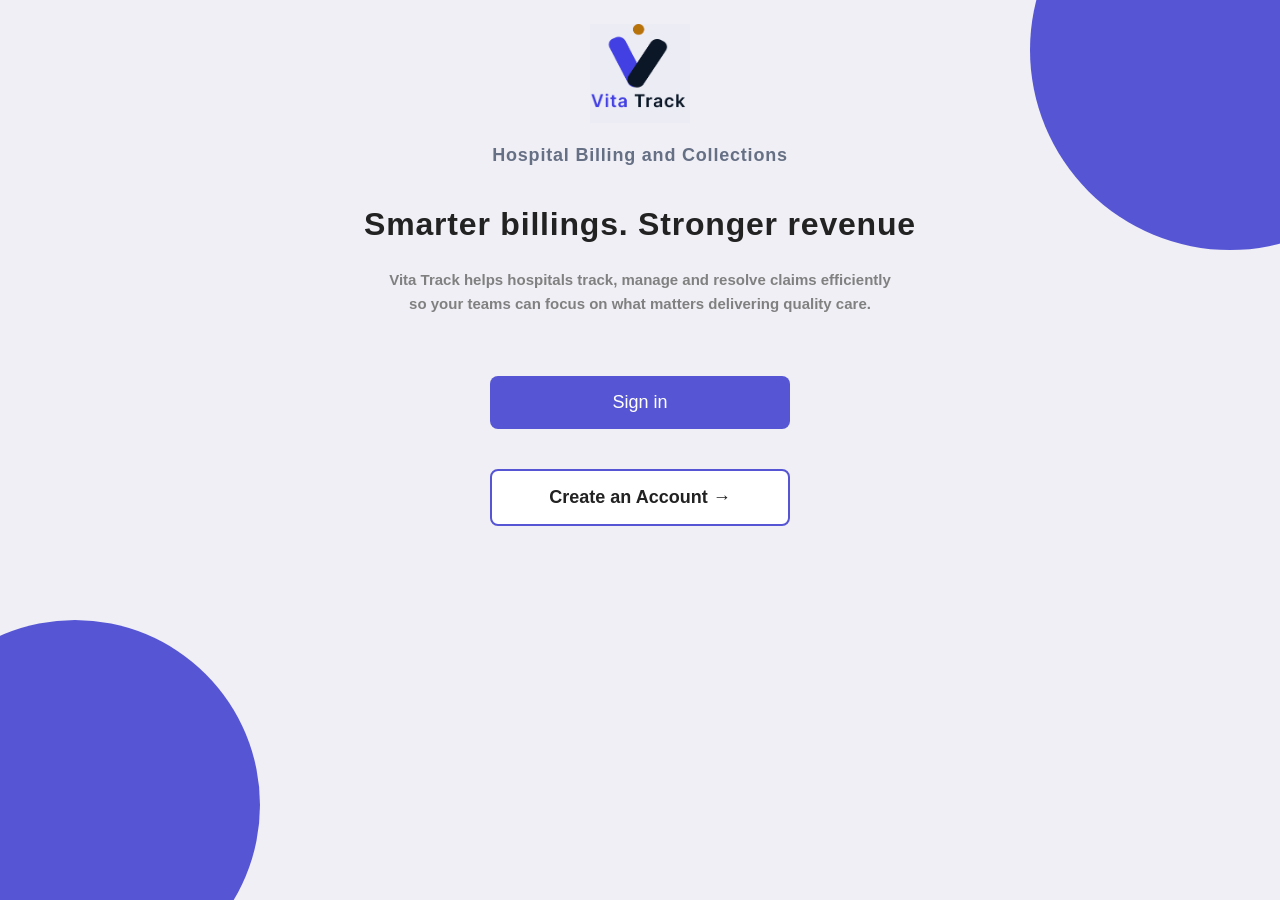
<file: index.html>
<!doctype html>
<html lang="en">
  <head>
    <meta charset="UTF-8" />
    <meta name="viewport" content="width=device-width, initial-scale=1.0" />
    <meta name="description" content="Onboarding page for Vita Track" />
    <title>Onboarding Page</title>
   <link rel="icon" type="image/svg+xml" href="data:image/svg+xml,%3Csvg width='64' height='64' viewBox='0 0 64 64' xmlns='http://www.w3.org/2000/svg'%3E%3Crect width='64' height='64' rx='14' fill='%230B1727'/%3E%3Cg transform='translate(12,12)'%3E%3Crect width='17.15' height='49.96' rx='8.575' transform='matrix(0.938967 -0.344008 0.503642 0.863912 0 17.95)' fill='%234240E3'/%3E%3Crect width='16.97' height='50.7' rx='8.485' transform='matrix(0.905947 0.423391 -0.596738 0.802436 48.62 13.73)' fill='%230B1727'/%3E%3Cellipse cx='32.53' cy='7.22' rx='5.63' ry='4.82' fill='%23B8720A'/%3E%3C/g%3E%3C/svg%3E">
    <link rel="preconnect" href="https://fonts.googleapis.com">
    <link rel="stylesheet" href="index.css" />
    <!-- Helps the browser connect to Google Fonts faster -->
    <link rel="preconnect" href="https://fonts.googleapis.com" />
    <link rel="preconnect" href="https://fonts.gstatic.com" crossorigin />
  </head>
  <body>
    <!-- logo section -->
    <section>
      <div class="logo">
        <img src="logo.png" alt="company logo" />
        <h4>Hospital Billing and Collections</h4>
      </div>
    </section>

    <!--body text section -->
    <section>
      <div class="body-text">
        <h3>Smarter billings. Stronger revenue</h3>
        <h5 style="color: grey">
          Vita Track helps hospitals track, manage and resolve claims
          efficiently<br />
          so your teams can focus on what matters delivering quality care.
        </h5>
      </div>
    </section>

    <!--button section-->
    <section>
      <div class="sign-up btn">
        <a href="login.html"><button>Sign in</button></a>
      </div>

      <div class="create-acc btn">
        <a href="signup.html"><button>Create an Account →</button></a>
      </div>
    </section>
    <script src="index.js"></script>
  </body>
</html>
</file>
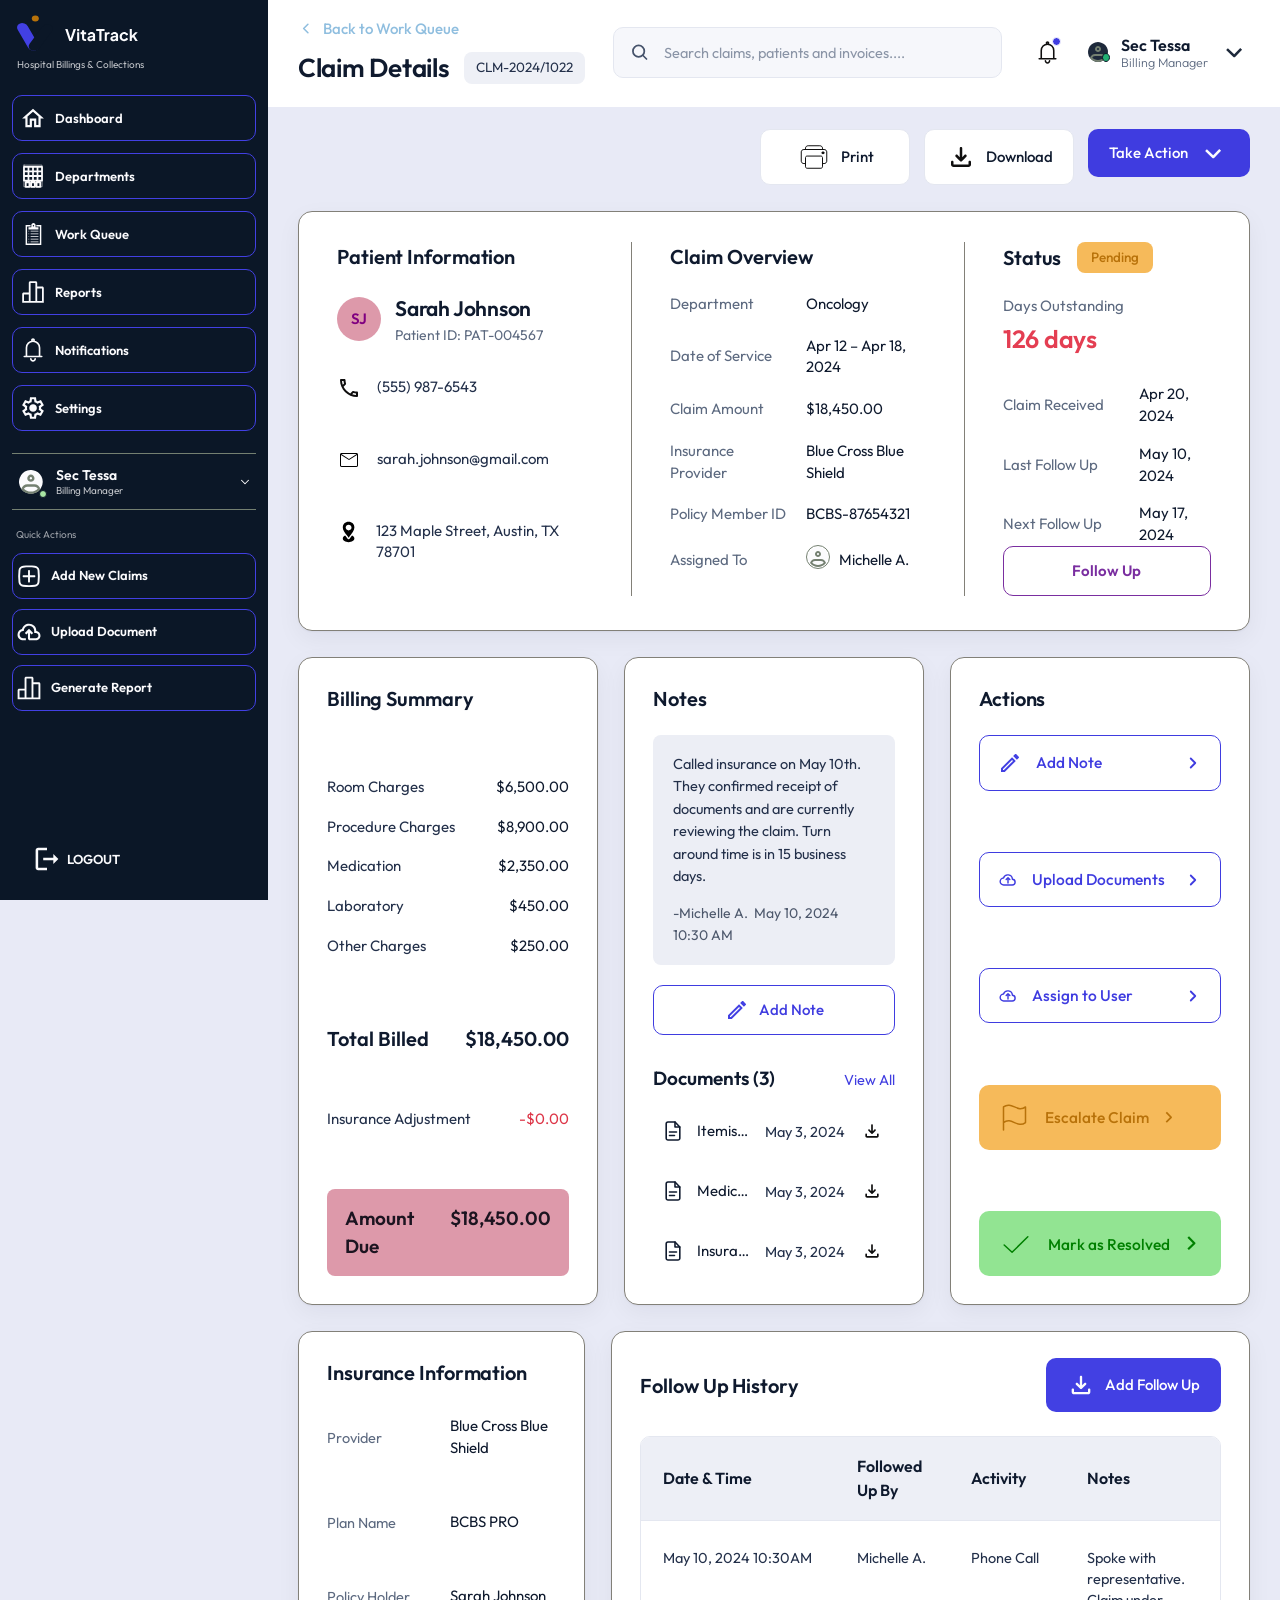
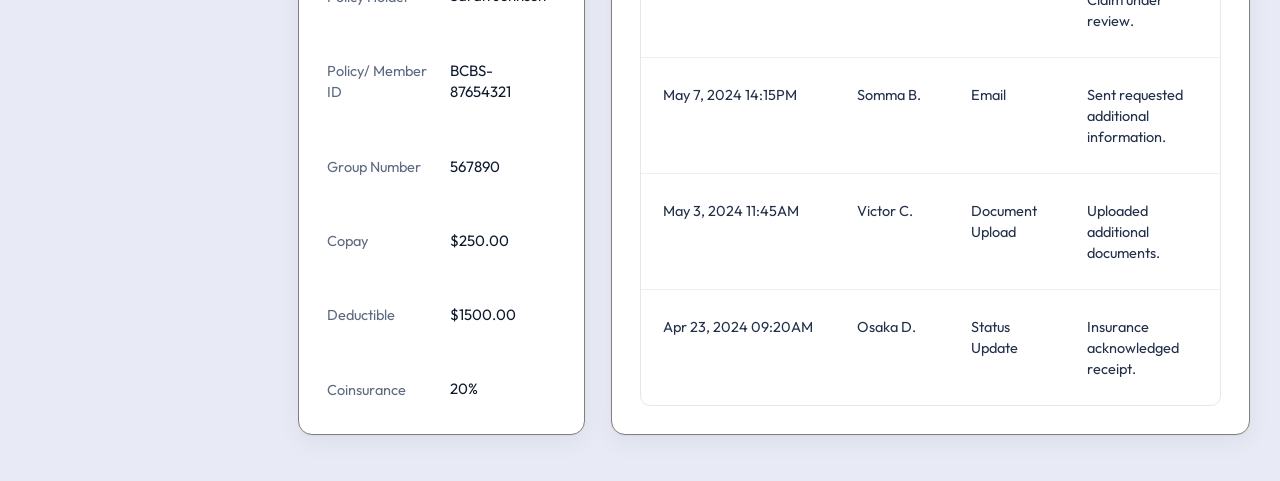
<file: claimdetails.html>
<!DOCTYPE html>
<html lang="en">

<head>
  <meta charset="UTF-8" />
  <meta name="viewport" content="width=device-width, initial-scale=1" />
  <title>VitaTrack — claim Details </title>
 <link rel="icon" type="image/svg+xml" href="data:image/svg+xml,%3Csvg width='64' height='64' viewBox='0 0 64 64' xmlns='http://www.w3.org/2000/svg'%3E%3Crect width='64' height='64' rx='14' fill='%230B1727'/%3E%3Cg transform='translate(12,12)'%3E%3Crect width='17.15' height='49.96' rx='8.575' transform='matrix(0.938967 -0.344008 0.503642 0.863912 0 17.95)' fill='%234240E3'/%3E%3Crect width='16.97' height='50.7' rx='8.485' transform='matrix(0.905947 0.423391 -0.596738 0.802436 48.62 13.73)' fill='%230B1727'/%3E%3Cellipse cx='32.53' cy='7.22' rx='5.63' ry='4.82' fill='%23B8720A'/%3E%3C/g%3E%3C/svg%3E">
<link rel="preconnect" href="https://fonts.googleapis.com">
  <link rel="preconnect" href="https://fonts.googleapis.com" />
  <link rel="preconnect" href="https://fonts.gstatic.com" crossorigin />
  <link href="https://fonts.googleapis.com/css2?family=Outfit:wght@300;400;500;600;700&display=swap" rel="stylesheet" />
  <link rel="stylesheet" href="claimdetails.css?v=20" />
</head>

<body>

  <div class="app">

    <!-- ================= SIDEBAR ================= -->
    <aside class="sidebar">
    <div class="brand">
      <svg width="139" height="40" viewBox="0 0 139 40" fill="none" xmlns="http://www.w3.org/2000/svg" class="brand-svg">
        <rect width="10.7194" height="31.2252" rx="5.3597" transform="matrix(0.938967 -0.344008 0.503642 0.863912 0 11.2188)" fill="#4240E3"/>
        <rect width="10.608" height="31.6905" rx="5.30402" transform="matrix(0.905947 0.423391 -0.596738 0.802436 30.3896 8.57904)" fill="#0B1727"/>
        <ellipse cx="20.3285" cy="4.51558" rx="3.51841" ry="3.01558" fill="#B8720A"/>
        <path d="M54.336 27L50.176 15.08H52.544L55.808 24.952H55.344L58.608 15.08H60.976L56.832 27H54.336ZM62.1323 27V18.296H64.2283V27H62.1323ZM62.1323 17.32V15.08H64.2283V17.32H62.1323ZM70.1315 27.096C69.1502 27.096 68.3875 26.8293 67.8435 26.296C67.3102 25.752 67.0435 24.9893 67.0435 24.008V20.168H65.5395V18.296H65.6995C66.1262 18.296 66.4568 18.184 66.6915 17.96C66.9262 17.736 67.0435 17.4107 67.0435 16.984V16.312H69.1395V18.296H71.1395V20.168H69.1395V23.896C69.1395 24.184 69.1875 24.4293 69.2835 24.632C69.3902 24.8347 69.5502 24.9893 69.7635 25.096C69.9875 25.2027 70.2702 25.256 70.6115 25.256C70.6862 25.256 70.7715 25.2507 70.8675 25.24C70.9742 25.2293 71.0755 25.2187 71.1715 25.208V27C71.0222 27.0213 70.8515 27.0427 70.6595 27.064C70.4675 27.0853 70.2915 27.096 70.1315 27.096ZM75.3816 27.192C74.7736 27.192 74.2456 27.0907 73.7976 26.888C73.3496 26.6853 73.003 26.3973 72.7576 26.024C72.5123 25.64 72.3896 25.1973 72.3896 24.696C72.3896 24.216 72.4963 23.7893 72.7096 23.416C72.923 23.032 73.2536 22.712 73.7016 22.456C74.1496 22.2 74.715 22.0187 75.3976 21.912L78.2456 21.448V23.048L75.7976 23.464C75.3816 23.5387 75.0723 23.672 74.8696 23.864C74.667 24.056 74.5656 24.3067 74.5656 24.616C74.5656 24.9147 74.6776 25.1547 74.9016 25.336C75.1363 25.5067 75.4243 25.592 75.7656 25.592C76.203 25.592 76.587 25.5013 76.9176 25.32C77.259 25.128 77.5203 24.8667 77.7016 24.536C77.8936 24.2053 77.9896 23.8427 77.9896 23.448V21.208C77.9896 20.8347 77.8403 20.5253 77.5416 20.28C77.2536 20.024 76.8696 19.896 76.3896 19.896C75.9416 19.896 75.5416 20.0187 75.1896 20.264C74.8483 20.4987 74.5976 20.8133 74.4376 21.208L72.7256 20.376C72.8963 19.9173 73.163 19.5227 73.5256 19.192C73.899 18.8507 74.3363 18.584 74.8376 18.392C75.339 18.2 75.883 18.104 76.4696 18.104C77.1843 18.104 77.8136 18.2373 78.3576 18.504C78.9016 18.76 79.323 19.1227 79.6216 19.592C79.931 20.0507 80.0856 20.5893 80.0856 21.208V27H78.1016V25.512L78.5496 25.48C78.3256 25.8533 78.059 26.168 77.7496 26.424C77.4403 26.6693 77.0883 26.8613 76.6936 27C76.299 27.128 75.8616 27.192 75.3816 27.192ZM84.3109 27V17H81.2229V15.08H89.5429V17H86.5029V27H84.3109ZM89.7416 27V18.296H91.7096V20.232L91.5496 19.944C91.7523 19.2933 92.067 18.84 92.4936 18.584C92.931 18.328 93.4536 18.2 94.0616 18.2H94.5736V20.056H93.8216C93.2243 20.056 92.7443 20.2427 92.3816 20.616C92.019 20.9787 91.8376 21.4907 91.8376 22.152V27H89.7416ZM98.366 27.192C97.758 27.192 97.23 27.0907 96.782 26.888C96.334 26.6853 95.9873 26.3973 95.742 26.024C95.4967 25.64 95.374 25.1973 95.374 24.696C95.374 24.216 95.4807 23.7893 95.694 23.416C95.9073 23.032 96.238 22.712 96.686 22.456C97.134 22.2 97.6993 22.0187 98.382 21.912L101.23 21.448V23.048L98.782 23.464C98.366 23.5387 98.0567 23.672 97.854 23.864C97.6513 24.056 97.55 24.3067 97.55 24.616C97.55 24.9147 97.662 25.1547 97.886 25.336C98.1207 25.5067 98.4087 25.592 98.75 25.592C99.1873 25.592 99.5713 25.5013 99.902 25.32C100.243 25.128 100.505 24.8667 100.686 24.536C100.878 24.2053 100.974 23.8427 100.974 23.448V21.208C100.974 20.8347 100.825 20.5253 100.526 20.28C100.238 20.024 99.854 19.896 99.374 19.896C98.926 19.896 98.526 20.0187 98.174 20.264C97.8327 20.4987 97.582 20.8133 97.422 21.208L95.71 20.376C95.8807 19.9173 96.1473 19.5227 96.51 19.192C96.8833 18.8507 97.3207 18.584 97.822 18.392C98.3233 18.2 98.8673 18.104 99.454 18.104C100.169 18.104 100.798 18.2373 101.342 18.504C101.886 18.76 102.307 19.1227 102.606 19.592C102.915 20.0507 103.07 20.5893 103.07 21.208V27H101.086V25.512L101.534 25.48C101.31 25.8533 101.043 26.168 100.734 26.424C100.425 26.6693 100.073 26.8613 99.678 27C99.2833 27.128 98.846 27.192 98.366 27.192ZM109.199 27.192C108.335 27.192 107.557 26.9947 106.863 26.6C106.181 26.1947 105.642 25.6507 105.247 24.968C104.853 24.2747 104.655 23.496 104.655 22.632C104.655 21.768 104.853 20.9947 105.247 20.312C105.642 19.6293 106.181 19.0907 106.863 18.696C107.557 18.3013 108.335 18.104 109.199 18.104C109.818 18.104 110.394 18.216 110.927 18.44C111.461 18.6533 111.919 18.952 112.303 19.336C112.698 19.7093 112.981 20.1573 113.151 20.68L111.311 21.48C111.151 21.0427 110.879 20.6907 110.495 20.424C110.122 20.1573 109.69 20.024 109.199 20.024C108.741 20.024 108.33 20.136 107.967 20.36C107.615 20.584 107.338 20.8933 107.135 21.288C106.933 21.6827 106.831 22.136 106.831 22.648C106.831 23.16 106.933 23.6133 107.135 24.008C107.338 24.4027 107.615 24.712 107.967 24.936C108.33 25.16 108.741 25.272 109.199 25.272C109.701 25.272 110.138 25.1387 110.511 24.872C110.885 24.6053 111.151 24.248 111.311 23.8L113.151 24.632C112.981 25.1227 112.703 25.5653 112.319 25.96C111.935 26.344 111.477 26.648 110.943 26.872C110.41 27.0853 109.829 27.192 109.199 27.192ZM114.742 27V14.888H116.838V22.824L116.038 22.584L120.134 18.296H122.742L119.526 21.8L122.806 27H120.406L117.558 22.488L118.806 22.232L116.182 25.048L116.838 23.768V27H114.742Z" fill="#FBFBFD"/>
      </svg>
      <div class="brand-sub">Hospital Billings &amp; Collections</div>
    </div>

    <nav class="nav" id="mainNav">
      <a class="nav-item" href="dashboard.html" data-nav="dashboard">
        <svg class="nav-icon" viewBox="19 112 22 19" fill="none"><path d="M30 115.69L35 120.19V128H33V122H27V128H25V120.19L30 115.69ZM30 113L20 122H23V130H29V124H31V130H37V122H40" fill="#FBFBFD"/></svg>
        <span>Dashboard</span>
      </a>

      <a class="nav-item" href="departments.html" data-nav="departments">
        <svg class="nav-icon" viewBox="19.3 172.75 17.4 20.5" fill="none">
          <path d="M20.2852 173.75H35.7152V192.25H20.2852V173.75Z" stroke="#FBFBFD" stroke-width="0.5" stroke-linecap="round" stroke-linejoin="round"/>
          <path d="M24.1427 183H20.2852L20.2857 186.854H24.1427M24.1427 183V186.854M24.1427 183H28.0002M24.1427 183V179.146M24.1427 183H20.2857L20.2852 179.146H24.1427M24.1427 186.854H28.0002M28.0002 183V186.854M28.0002 183H31.8577M28.0002 183V179.146M28.0002 186.854H31.8577M31.8577 183V186.854M31.8577 183H35.7147M31.8577 183V179.146M31.8577 186.854H35.7147V183M35.7147 183V179.146M24.1427 179.146H28.0002M24.1427 179.146V175.292M24.1427 179.146H20.2857L20.2852 175.292H24.1427M28.0002 179.146H31.8577M28.0002 179.146V175.292M31.8577 179.146H35.7147M31.8577 179.146V175.292M35.7147 179.146V175.292H31.8577M24.1427 175.292H28.0002M28.0002 175.292H31.8577M21.8287 188.396H24.9142V192.25H21.8287V188.396ZM31.0862 188.396H34.1717V192.25H31.0862V188.396ZM26.4572 188.396H29.5432V192.25H26.4572V188.396Z" stroke="#FBFBFD" stroke-width="1.5" stroke-linecap="round" stroke-linejoin="round"/>
        </svg>
        <span>Departments</span>
      </a>

      <a class="nav-item " href="work queue.html" data-nav="workqueue">
        <svg class="nav-icon" viewBox="20.5 231 18 26" fill="none"><path d="M30 232C28.6966 232 27.6929 233.087 27.6929 234.388C27.6929 235.64 27.6841 236.736 27.6841 236.736H25.3667C25.3231 236.736 25.2809 236.741 25.2393 236.748H24.5947V238.999H35.4053V236.748H34.7607C34.7191 236.741 34.6769 236.736 34.6333 236.736H32.3159C32.3159 236.736 32.3423 235.744 32.3423 234.395C32.3423 233.143 31.3034 232 30 232ZM21.5039 234.284V256H38.4961V234.284H33.1128V235.857H36.9404V254.424H23.061V235.857H26.8872V234.284H21.5039ZM30 234.313C30.427 234.313 30.772 234.657 30.772 235.082C30.772 235.508 30.427 235.853 30 235.853C29.573 235.853 29.228 235.508 29.228 235.082C29.228 234.657 29.573 234.313 30 234.313ZM24.5947 240.525V241.296H25.3667V240.525H24.5947ZM26.9121 240.54V241.311H35.4053V240.54H26.9121ZM24.5947 243.432V244.202H25.3667V243.432H24.5947ZM26.9121 243.446V244.218H35.4053V243.446H26.9121ZM24.5947 246.338V247.108H25.3667V246.338H24.5947ZM26.9121 246.354V247.124H35.4053V246.354H26.9121ZM24.5947 249.246V250.016H25.3667V249.246H24.5947ZM26.9121 249.262V250.032H35.4053V249.262H26.9121ZM24.5947 252.152V252.922H25.3667V252.152H24.5947ZM26.9121 252.168V252.938H35.4053V252.168H26.9121Z" fill="#FBFBFD"/></svg>
        <span>Work Queue</span>
      </a>

      <a class="nav-item" href="reports.html" data-nav="reports">
        <svg class="nav-icon" viewBox="20 295 20 20" fill="none"><path d="M37.75 300.5H33.5V297.25C33.5 296.56 32.94 296 32.25 296H27.75C27.06 296 26.5 296.56 26.5 297.25V305.5H22.25C21.56 305.5 21 306.06 21 306.75V314H39V301.75C39 301.06 38.44 300.5 37.75 300.5ZM26.5 312.5H22.5V307H26.5V312.5ZM32 312.5H28V297.5H32V312.5ZM37.5 312.5H33.5V302H37.5V312.5Z" fill="#FBFBFD"/></svg>
        <span>Reports</span>
      </a>

      <a class="nav-item" href="#" data-nav="notifications">
        <svg class="nav-icon" viewBox="22 361 18 22" fill="none"><path d="M31 364C29.4087 364 27.8826 364.632 26.7574 365.757C25.6321 366.883 25 368.409 25 370V378M31 364C32.5913 364 34.1174 364.632 35.2426 365.757C36.3679 366.883 37 368.409 37 370V378M31 364C31.2652 364 31.5196 363.895 31.7071 363.707C31.8946 363.52 32 363.265 32 363C32 362.735 31.8946 362.48 31.7071 362.293C31.5196 362.105 31.2652 362 31 362C30.7348 362 30.4804 362.105 30.2929 362.293C30.1054 362.48 30 362.735 30 363C30 363.265 30.1054 363.52 30.2929 363.707C30.4804 363.895 30.7348 364 31 364ZM39 378H23M33 380C33 380.53 32.7893 381.039 32.4142 381.414C32.0391 381.789 31.5304 382 31 382C30.4696 382 29.9609 381.789 29.5858 381.414C29.2107 381.039 29 380.53 29 380" stroke="#FBFBFD" stroke-width="1.5" stroke-linecap="round" stroke-linejoin="round"/></svg>
        <span>Notifications</span>
      </a>

      <a class="nav-item" href="settings.html" data-nav="settings.html">
        <svg class="nav-icon" viewBox="19.95 422 22.1 22" fill="none"><path d="M28.2502 443L27.8502 439.8C27.6335 439.717 27.4295 439.617 27.2382 439.5C27.0469 439.383 26.8592 439.258 26.6752 439.125L23.7002 440.375L20.9502 435.625L23.5252 433.675C23.5085 433.558 23.5002 433.446 23.5002 433.338V432.663C23.5002 432.554 23.5085 432.442 23.5252 432.325L20.9502 430.375L23.7002 425.625L26.6752 426.875C26.8585 426.742 27.0502 426.617 27.2502 426.5C27.4502 426.383 27.6502 426.283 27.8502 426.2L28.2502 423H33.7502L34.1502 426.2C34.3669 426.283 34.5712 426.383 34.7632 426.5C34.9552 426.617 35.1425 426.742 35.3252 426.875L38.3002 425.625L41.0502 430.375L38.4752 432.325C38.4919 432.442 38.5002 432.554 38.5002 432.663V433.337C38.5002 433.446 38.4835 433.558 38.4502 433.675L41.0252 435.625L38.2752 440.375L35.3252 439.125C35.1419 439.258 34.9502 439.383 34.7502 439.5C34.5502 439.617 34.3502 439.717 34.1502 439.8L33.7502 443H28.2502ZM30.0002 441H31.9752L32.3252 438.35C32.8419 438.217 33.3212 438.021 33.7632 437.763C34.2052 437.505 34.6092 437.192 34.9752 436.825L37.4502 437.85L38.4252 436.15L36.2752 434.525C36.3585 434.292 36.4169 434.046 36.4502 433.788C36.4835 433.53 36.5002 433.267 36.5002 433C36.5002 432.733 36.4835 432.47 36.4502 432.213C36.4169 431.956 36.3585 431.71 36.2752 431.475L38.4252 429.85L37.4502 428.15L34.9752 429.2C34.6085 428.817 34.2045 428.496 33.7632 428.238C33.3219 427.98 32.8425 427.784 32.3252 427.65L32.0002 425H30.0252L29.6752 427.65C29.1585 427.783 28.6795 427.979 28.2382 428.238C27.7969 428.497 27.3925 428.809 27.0252 429.175L24.5502 428.15L23.5752 429.85L25.7252 431.45C25.6419 431.7 25.5835 431.95 25.5502 432.2C25.5169 432.45 25.5002 432.717 25.5002 433C25.5002 433.267 25.5169 433.525 25.5502 433.775C25.5835 434.025 25.6419 434.275 25.7252 434.525L23.5752 436.15L24.5502 437.85L27.0252 436.8C27.3919 437.183 27.7962 437.504 28.2382 437.763C28.6802 438.022 29.1592 438.217 29.6752 438.35L30.0002 441ZM31.0502 436.5C32.0169 436.5 32.8419 436.158 33.5252 435.475C34.2085 434.792 34.5502 433.967 34.5502 433C34.5502 432.033 34.2085 431.208 33.5252 430.525C32.8419 429.842 32.0169 429.5 31.0502 429.5C30.0669 429.5 29.2375 429.842 28.5622 430.525C27.8869 431.208 27.5495 432.033 27.5502 433C27.5509 433.967 27.8885 434.792 28.5632 435.475C29.2379 436.158 30.0669 436.5 31.0502 436.5Z" fill="#FBFBFD"/></svg>
        <span>Settings</span>
      </a>
    </nav>

    <div class="user-card">
      <div class="user-avatar">
        <svg width="24" height="24" viewBox="0 0 24 24" fill="none" xmlns="http://www.w3.org/2000/svg">
<path opacity="0.16" d="M15.4999 15.4975H8.24994C7.2091 15.4972 6.19597 15.8329 5.36126 16.4547C4.52656 17.0765 3.91487 17.9511 3.61719 18.9485C4.63704 20.1412 5.90345 21.0985 7.32909 21.7543C8.75473 22.4102 10.3057 22.749 11.8749 22.7475C13.4442 22.749 14.9951 22.4102 16.4208 21.7543C17.8464 21.0985 19.1128 20.1412 20.1327 18.9485C19.835 17.9511 19.2233 17.0765 18.3886 16.4547C17.5539 15.8329 16.5408 15.4972 15.4999 15.4975Z" fill="black"/>
<path d="M22.75 11.8725C22.7534 14.0315 22.1113 16.1422 20.9061 17.9335C19.9121 19.4161 18.5681 20.631 16.993 21.4706C15.4178 22.3103 13.66 22.7488 11.875 22.7475C10.09 22.7488 8.33221 22.3103 6.75704 21.4706C5.18186 20.631 3.83787 19.4161 2.84392 17.9335C1.89747 16.5226 1.29472 14.9097 1.08399 13.2239C0.873257 11.5382 1.06041 9.82647 1.63045 8.22607C2.20048 6.62567 3.13754 5.18108 4.3665 4.00811C5.59546 2.83513 7.08214 1.9664 8.70736 1.47155C10.3326 0.976708 12.0511 0.86951 13.7253 1.15856C15.3994 1.4476 16.9825 2.12485 18.3477 3.13601C19.7129 4.14717 20.8222 5.46411 21.5867 6.98127C22.3512 8.49843 22.7496 10.1736 22.75 11.8725Z" fill="#FBFBFD" stroke="#FBFBFD" stroke-width="2"/>
<path d="M13.0837 8.24748C13.0837 8.56795 12.9563 8.8753 12.7297 9.1019C12.5031 9.32851 12.1958 9.45582 11.8753 9.45582V11.8725C12.8367 11.8725 13.7588 11.4906 14.4386 10.8107C15.1184 10.1309 15.5003 9.20889 15.5003 8.24748H13.0837ZM11.8753 9.45582C11.5548 9.45582 11.2475 9.32851 11.0209 9.1019C10.7943 8.8753 10.667 8.56795 10.667 8.24748H8.25032C8.25032 9.20889 8.63224 10.1309 9.31206 10.8107C9.99187 11.4906 10.9139 11.8725 11.8753 11.8725V9.45582ZM10.667 8.24748C10.667 7.92701 10.7943 7.61967 11.0209 7.39306C11.2475 7.16646 11.5548 7.03915 11.8753 7.03915V4.62248C10.9139 4.62248 9.99187 5.0044 9.31206 5.68422C8.63224 6.36404 8.25032 7.28607 8.25032 8.24748H10.667ZM11.8753 7.03915C12.1958 7.03915 12.5031 7.16646 12.7297 7.39306C12.9563 7.61967 13.0837 7.92701 13.0837 8.24748H15.5003C15.5003 7.28607 15.1184 6.36404 14.4386 5.68422C13.7588 5.0044 12.8367 4.62248 11.8753 4.62248V7.03915ZM3.61757 18.9485L2.45878 18.6041L2.27148 19.2361L2.70044 19.7351L3.61757 18.9485ZM20.1331 18.9485L21.0514 19.7351L21.4792 19.2361L21.2919 18.6041L20.1331 18.9485ZM8.25032 16.7058H15.5003V14.2891H8.25032V16.7058ZM8.25032 14.2891C6.94901 14.2887 5.68235 14.7085 4.63882 15.486C3.5953 16.2635 2.83069 17.3571 2.45878 18.6041L4.77515 19.2929C4.99866 18.545 5.45761 17.8892 6.08374 17.4231C6.70987 16.957 7.46974 16.7054 8.25032 16.7058V14.2891ZM11.8753 21.5391C10.4803 21.5407 9.10152 21.2396 7.83418 20.6565C6.56684 20.0734 5.44112 19.2223 4.53469 18.1619L2.70044 19.7351C3.83372 21.0601 5.24082 22.1235 6.82476 22.8522C8.40871 23.5808 10.1318 23.9574 11.8753 23.9558V21.5391ZM15.5003 16.7058C17.14 16.7058 18.5284 17.7957 18.9755 19.2941L21.2919 18.6041C20.92 17.3573 20.1544 16.2638 19.1111 15.4863C18.0678 14.7089 16.8014 14.289 15.5003 14.2891V16.7058ZM19.2159 18.1619C18.3095 19.2223 17.1838 20.0734 15.9165 20.6565C14.6491 21.2396 13.2704 21.5407 11.8753 21.5391V23.9558C13.6188 23.9574 15.3419 23.5808 16.9259 22.8522C18.5098 22.1235 19.9181 21.0601 21.0514 19.7351L19.2159 18.1619Z" fill="#748071"/>
</svg>
        <span class="status-dot"></span>
      </div>
      <div class="user-meta">
        <div class="user-name">Sec Tessa</div>
        <div class="user-role">Billing Manager</div>
      </div>
      <svg class="user-caret" viewBox="0 0 24 24" fill="none"><path d="m9 6 6 6-6 6" stroke="currentColor" stroke-width="1.8" stroke-linecap="round" stroke-linejoin="round"/></svg>
    </div>

    <div class="quick-actions">
      <div class="quick-actions__label">Quick Actions</div>

     <a href="claimdetails.html" class="quick-btn">
        <svg viewBox="19.8 625.4 18.4 18.8" fill="none">
          <path d="M24.0068 635C24.0068 634.801 24.0859 634.61 24.2265 634.47C24.3672 634.329 24.5579 634.25 24.7568 634.25H28.2498V630.757C28.2498 630.558 28.3289 630.367 28.4695 630.227C28.6102 630.086 28.8009 630.007 28.9998 630.007C29.1987 630.007 29.3895 630.086 29.5302 630.227C29.6708 630.367 29.7498 630.558 29.7498 630.757V634.25H33.2428C33.4417 634.25 33.6325 634.329 33.7732 634.47C33.9138 634.61 33.9928 634.801 33.9928 635C33.9928 635.199 33.9138 635.39 33.7732 635.53C33.6325 635.671 33.4417 635.75 33.2428 635.75H29.7498V639.243C29.7498 639.442 29.6708 639.633 29.5302 639.773C29.3895 639.914 29.1987 639.993 28.9998 639.993C28.8009 639.993 28.6102 639.914 28.4695 639.773C28.3289 639.633 28.2498 639.442 28.2498 639.243V635.75H24.7568C24.5579 635.75 24.3672 635.671 24.2265 635.53C24.0859 635.39 24.0068 635.199 24.0068 635Z" fill="#FBFBFD"/>
          <path fill-rule="evenodd" clip-rule="evenodd" d="M24.3172 626.769C27.4296 626.424 30.5707 626.424 33.6832 626.769C35.5102 626.973 36.9852 628.412 37.1992 630.249C37.5692 633.406 37.5692 636.595 37.1992 639.752C36.9842 641.589 35.5092 643.027 33.6832 643.232C30.5707 643.577 27.4296 643.577 24.3172 643.232C22.4902 643.027 21.0152 641.589 20.8012 639.752C20.4328 636.595 20.4328 633.406 20.8012 630.249C21.0152 628.412 22.4912 626.973 24.3172 626.769ZM33.5172 628.259C30.515 627.926 27.4853 627.926 24.4832 628.259C23.9274 628.321 23.4087 628.568 23.0107 628.961C22.6128 629.354 22.359 629.869 22.2902 630.424C21.9345 633.465 21.9345 636.537 22.2902 639.578C22.3592 640.133 22.6131 640.648 23.011 641.041C23.4089 641.433 23.9276 641.68 24.4832 641.742C27.4602 642.074 30.5402 642.074 33.5172 641.742C34.0726 641.68 34.591 641.433 34.9887 641.04C35.3864 640.648 35.6402 640.133 35.7092 639.578C36.0648 636.537 36.0648 633.465 35.7092 630.424C35.64 629.87 35.3861 629.355 34.9884 628.962C34.5907 628.57 34.0724 628.323 33.5172 628.261" fill="#FBFBFD"/>
        </svg>
        <span>Add New Claims</span>
     </a>

      <button class="quick-btn" id="btnUpload">
        <svg viewBox="16.5 687.5 23 17" fill="none"><path d="M22.5 704C20.9833 704 19.6877 703.475 18.613 702.425C17.5383 701.375 17.0007 700.092 17 698.575C17 697.275 17.3917 696.117 18.175 695.1C18.9583 694.083 19.9833 693.433 21.25 693.15C21.6667 691.617 22.5 690.375 23.75 689.425C25 688.475 26.4167 688 28 688C29.95 688 31.6043 688.679 32.963 690.038C34.3217 691.397 35.0007 693.051 35 695C36.15 695.133 37.1043 695.629 37.863 696.488C38.6217 697.347 39.0007 698.351 39 699.5C39 700.75 38.5627 701.813 37.688 702.688C36.8133 703.563 35.7507 704.001 34.5 704H29C28.45 704 27.9793 703.804 27.588 703.413C27.1967 703.022 27.0007 702.551 27 702V696.85L25.4 698.4L24 697L28 693L32 697L30.6 698.4L29 696.85V702H34.5C35.2 702 35.7917 701.758 36.275 701.275C36.7583 700.792 37 700.2 37 699.5C37 698.8 36.7583 698.208 36.275 697.725C35.7917 697.242 35.2 697 34.5 697H33V695C33 693.617 32.5123 692.437 31.537 691.462C30.5617 690.487 29.3827 689.999 28 690C26.6173 690.001 25.4383 690.488 24.463 691.463C23.4877 692.438 23 693.617 23 695H22.5C21.5333 695 20.7083 695.342 20.025 696.025C19.3417 696.708 19 697.533 19 698.5C19 699.467 19.3417 700.292 20.025 700.975C20.7083 701.658 21.5333 702 22.5 702H25V704H22.5Z" fill="#FBFBFD"/></svg>
        <span>Upload Document</span>
      </button>

      <button class="quick-btn" id="btnGenerate">
        <svg viewBox="15.5 747.5 19 19" fill="none"><path d="M32.75 752.5H28.5V749.25C28.5 748.56 27.94 748 27.25 748H22.75C22.06 748 21.5 748.56 21.5 749.25V757.5H17.25C16.56 757.5 16 758.06 16 758.75V766H34V753.75C34 753.06 33.44 752.5 32.75 752.5ZM21.5 764.5H17.5V759H21.5V764.5ZM27 764.5H23V749.5H27V764.5ZM32.5 764.5H28.5V754H32.5V764.5Z" fill="#FBFBFD"/></svg>
        <span>Generate Report</span>
      </button>
    </div>
 
      <a href="login.html">
    <button class="logout-btn" id="btnLogout">
      <svg viewBox="34.5 815.5 19 19" fill="none"><path d="M37 818H44V816H37C35.9 816 35 816.9 35 818V832C35 833.1 35.9 834 37 834H44V832H37V818ZM53 825L49 821V824H41V826H49V829L53 825Z" fill="#FBFBFD"/></svg>
      <span>LOGOUT</span>
    </button>
     </a>
  </aside>

    <!-- ================= MAIN ================= -->
    <div class="main">

      <header class="topbar">
        <label class="burger" for="navToggle" aria-label="Toggle menu">
          <svg viewBox="0 0 24 24" fill="none" stroke="currentColor" stroke-width="2" stroke-linecap="round">
            <path d="M4 7h16M4 12h16M4 17h16" />
          </svg>
        </label>

        <div class="topbar__left">
          <a class="back" href="work queue.html">
            <svg viewBox="0 0 24 24" fill="none" stroke="currentColor" stroke-width="2.2" stroke-linecap="round"
              stroke-linejoin="round">
              <path d="m14 6-6 6 6 6" />
            </svg>
            <span>Back to Work Queue</span>
          </a>
          <div class="topbar__title">
            <h2>Claim Details</h2>
            <span class="chip">CLM-2024/1022</span>
          </div>
        </div>

        <div class="search">
          <svg class="search__ico" viewBox="0 0 24 24" fill="none" stroke="currentColor" stroke-width="2"
            stroke-linecap="round">
            <circle cx="11" cy="11" r="6.5" />
            <path d="m16 16 4 4" />
          </svg>
          <input type="search" placeholder="Search claims, patients and invoices...."
            aria-label="Search claims, patients and invoices" />
        </div>

        <div class="topbar__right">
          <details class="menu">
            <summary class="bell" aria-label="Notifications">
              <svg width="24" height="24" viewBox="0 0 24 24" fill="none" xmlns="http://www.w3.org/2000/svg">
                <path
                  d="M12 4C10.4087 4 8.88258 4.63214 7.75736 5.75736C6.63214 6.88258 6 8.4087 6 10V18M12 4C13.5913 4 15.1174 4.63214 16.2426 5.75736C17.3679 6.88258 18 8.4087 18 10V18M12 4C12.2652 4 12.5196 3.89464 12.7071 3.70711C12.8946 3.51957 13 3.26522 13 3C13 2.73478 12.8946 2.48043 12.7071 2.29289C12.5196 2.10536 12.2652 2 12 2C11.7348 2 11.4804 2.10536 11.2929 2.29289C11.1054 2.48043 11 2.73478 11 3C11 3.26522 11.1054 3.51957 11.2929 3.70711C11.4804 3.89464 11.7348 4 12 4ZM20 18H4M14 20C14 20.5304 13.7893 21.0391 13.4142 21.4142C13.0391 21.7893 12.5304 22 12 22C11.4696 22 10.9609 21.7893 10.5858 21.4142C10.2107 21.0391 10 20.5304 10 20"
                  stroke="#0F0E0E" stroke-width="1.5" stroke-linecap="round" stroke-linejoin="round" />
              </svg>

              <span class="bell__dot"></span>
            </summary>
            <div class="menu__panel menu__panel--wide">
              <p class="menu__head">Notifications</p>
              <a class="menu__item menu__item--stack" href="#">
                <strong>Claim overdue</strong>
                <small>CLM-2024/1022 has passed 120 days.</small>
              </a>
              <a class="menu__item menu__item--stack" href="#">
                <strong>Insurer update</strong>
                <small>Blue Cross Blue Shield is reviewing the claim.</small>
              </a>
              <a class="menu__item menu__item--stack" href="#">
                <strong>Follow up due</strong>
                <small>Next follow up scheduled for May 17, 2024.</small>
              </a>
              <div class="menu__sep"></div>
              <a class="menu__item" href="#">Mark all as read</a>
            </div>
          </details>

          <details class="menu">
            <summary class="account">
              <svg width="24" height="24" viewBox="0 0 24 24" fill="none" xmlns="http://www.w3.org/2000/svg">
                <path opacity="0.16"
                  d="M15 15H9.00002C8.13863 14.9998 7.30018 15.2776 6.60939 15.7922C5.9186 16.3068 5.41237 17.0306 5.16602 17.856C6.01003 18.8431 7.0581 19.6353 8.23794 20.1781C9.41778 20.7209 10.7013 21.0013 12 21C13.2987 21.0013 14.5823 20.7209 15.7621 20.1781C16.9419 19.6353 17.99 18.8431 18.834 17.856C18.5877 17.0306 18.0814 16.3068 17.3906 15.7922C16.6999 15.2776 15.8614 14.9998 15 15Z"
                  fill="black" />
                <path
                  d="M21 12C21.0028 13.7867 20.4714 15.5335 19.474 17.016C18.6514 18.243 17.5391 19.2484 16.2356 19.9433C14.932 20.6382 13.4772 21.0011 12 21C10.5228 21.0011 9.06804 20.6382 7.76444 19.9433C6.46085 19.2484 5.34858 18.243 4.526 17.016C3.74273 15.8484 3.2439 14.5135 3.06951 13.1184C2.89511 11.7233 3.05 10.3067 3.52175 8.98227C3.9935 7.6578 4.769 6.46228 5.78607 5.49154C6.80314 4.52081 8.0335 3.80186 9.37851 3.39233C10.7235 2.9828 12.1458 2.89408 13.5312 3.13329C14.9167 3.3725 16.2269 3.93299 17.3567 4.76981C18.4865 5.60663 19.4046 6.69651 20.0373 7.95209C20.67 9.20767 20.9997 10.594 21 12Z"
                  fill="#1E293B" stroke="#1E293B" stroke-width="2" />
                <path
                  d="M12.9998 9C12.9998 9.26522 12.8944 9.51957 12.7069 9.70711C12.5193 9.89464 12.265 10 11.9998 10V12C12.7954 12 13.5585 11.6839 14.1211 11.1213C14.6837 10.5587 14.9998 9.79565 14.9998 9H12.9998ZM11.9998 10C11.7345 10 11.4802 9.89464 11.2927 9.70711C11.1051 9.51957 10.9998 9.26522 10.9998 9H8.99976C8.99976 9.79565 9.31583 10.5587 9.87844 11.1213C10.441 11.6839 11.2041 12 11.9998 12V10ZM10.9998 9C10.9998 8.73478 11.1051 8.48043 11.2927 8.29289C11.4802 8.10536 11.7345 8 11.9998 8V6C11.2041 6 10.441 6.31607 9.87844 6.87868C9.31583 7.44129 8.99976 8.20435 8.99976 9H10.9998ZM11.9998 8C12.265 8 12.5193 8.10536 12.7069 8.29289C12.8944 8.48043 12.9998 8.73478 12.9998 9H14.9998C14.9998 8.20435 14.6837 7.44129 14.1211 6.87868C13.5585 6.31607 12.7954 6 11.9998 6V8ZM5.16576 17.856L4.20676 17.571L4.05176 18.094L4.40676 18.507L5.16576 17.856ZM18.8338 17.856L19.5938 18.507L19.9478 18.094L19.7928 17.571L18.8338 17.856ZM8.99976 16H14.9998V14H8.99976V16ZM8.99976 14C7.92281 13.9997 6.87454 14.3471 6.01093 14.9905C5.14733 15.6339 4.51455 16.539 4.20676 17.571L6.12376 18.141C6.30873 17.5221 6.68855 16.9793 7.20673 16.5936C7.72491 16.2078 8.35376 15.9997 8.99976 16V14ZM11.9998 20C10.8452 20.0013 9.7042 19.7521 8.65537 19.2695C7.60654 18.787 6.6749 18.0826 5.92476 17.205L4.40676 18.507C5.34464 19.6035 6.50914 20.4836 7.81999 21.0866C9.13084 21.6897 10.5569 22.0013 11.9998 22V20ZM14.9998 16C16.3568 16 17.5058 16.902 17.8758 18.142L19.7928 17.571C19.485 16.5391 18.8514 15.6342 17.988 14.9908C17.1246 14.3474 16.0765 13.9999 14.9998 14V16ZM18.0748 17.205C17.3246 18.0826 16.393 18.787 15.3441 19.2695C14.2953 19.7521 13.1543 20.0013 11.9998 20V22C13.4427 22.0013 14.8687 21.6897 16.1795 21.0866C17.4904 20.4836 18.6559 19.6035 19.5938 18.507L18.0748 17.205Z"
                  fill="#748071" />
                <path
                  d="M20 13.5C21.8793 13.5 23.5 15.2339 23.5 17.5C23.5 19.7661 21.8793 21.5 20 21.5C18.1207 21.5 16.5 19.7661 16.5 17.5C16.5 15.2339 18.1207 13.5 20 13.5Z"
                  fill="#21AF72" stroke="#0B1727" />
              </svg>

              </span>
              <span class="account__text">
                <strong>Sec Tessa</strong>
                <small>Billing Manager</small>
              </span>
              <svg width="31" height="16" viewBox="0 0 31 16" fill="none" xmlns="http://www.w3.org/2000/svg">
<path fill-rule="evenodd" clip-rule="evenodd" d="M14.3579 13.0055L7.14931 6.07438L8.88179 4.27254L15.1895 10.3374L21.2544 4.02974L23.0562 5.76222L16.1251 12.9708C15.8953 13.2097 15.5801 13.3476 15.2487 13.3541C14.9173 13.3606 14.5969 13.2352 14.3579 13.0055Z" fill="#1E293B"/>
</svg>

            </summary>
            <div class="menu__panel">
              <p class="menu__head">Sec Tessa · Billing Manager</p>
              <a class="menu__item" href="#">View profile</a>
              <a class="menu__item" href="#">Account settings</a>
              <a class="menu__item" href="#">Notification preferences</a>
              <div class="menu__sep"></div>
              <a class="menu__item menu__item--danger" href="login.html">Log out</a>
            </div>
          </details>
        </div>
      </header>

      <div class="content">

        <!-- toolbar -->
        <div class="toolbar">
          <button class="btn btn--ghost" type="button">
            <svg width="34" height="30" viewBox="0 0 34 30" fill="none" xmlns="http://www.w3.org/2000/svg">
<path d="M25.5 21.5625H27.0938C27.7976 21.5606 28.472 21.3131 28.9697 20.874C29.4674 20.4348 29.7479 19.8398 29.75 19.2188V9.84375C29.7479 9.22272 29.4674 8.62765 28.9697 8.18852C28.472 7.74938 27.7976 7.50185 27.0938 7.5H6.90625C6.20242 7.50185 5.52801 7.74938 5.03032 8.18852C4.53263 8.62765 4.2521 9.22272 4.25 9.84375V19.2188C4.2521 19.8398 4.53263 20.4348 5.03032 20.874C5.52801 21.3131 6.20242 21.5606 6.90625 21.5625H8.5" stroke="#0F0E0E" stroke-linejoin="round"/>
<path d="M23.885 14.0625H10.115C9.22306 14.0625 8.5 14.7005 8.5 15.4875V24.825C8.5 25.612 9.22306 26.25 10.115 26.25H23.885C24.7769 26.25 25.5 25.612 25.5 24.825V15.4875C25.5 14.7005 24.7769 14.0625 23.885 14.0625Z" stroke="#0F0E0E" stroke-linejoin="round"/>
<path d="M25.5 7.5V6.09375C25.4979 5.47272 25.2174 4.87765 24.7197 4.43852C24.222 3.99938 23.5476 3.75185 22.8438 3.75H11.1562C10.4524 3.75185 9.77801 3.99938 9.28032 4.43852C8.78263 4.87765 8.5021 5.47272 8.5 6.09375V7.5" stroke="#0F0E0E" stroke-linejoin="round"/>
<path d="M26.0312 12.1875C26.9115 12.1875 27.625 11.5579 27.625 10.7812C27.625 10.0046 26.9115 9.375 26.0312 9.375C25.151 9.375 24.4375 10.0046 24.4375 10.7812C24.4375 11.5579 25.151 12.1875 26.0312 12.1875Z" fill="#0F0E0E"/>
</svg>

            Print
          </button>
          <button class="btn btn--ghost" type="button">
            <svg width="30" height="30" viewBox="0 0 30 30" fill="none" xmlns="http://www.w3.org/2000/svg">
<path d="M14.5312 19.3913C14.3854 19.3388 14.25 19.25 14.125 19.125L9.625 14.625C9.375 14.375 9.255 14.0833 9.265 13.75C9.275 13.4167 9.395 13.125 9.625 12.875C9.875 12.625 10.1721 12.495 10.5163 12.485C10.8604 12.475 11.1571 12.5946 11.4062 12.8438L13.75 15.1875V6.25C13.75 5.89584 13.87 5.59917 14.11 5.36C14.35 5.12084 14.6467 5.00084 15 5C15.3533 4.99917 15.6504 5.11917 15.8913 5.36C16.1321 5.60084 16.2517 5.8975 16.25 6.25V15.1875L18.5938 12.8438C18.8438 12.5938 19.1408 12.4738 19.485 12.4838C19.8292 12.4938 20.1258 12.6242 20.375 12.875C20.6042 13.125 20.7242 13.4167 20.735 13.75C20.7458 14.0833 20.6258 14.375 20.375 14.625L15.875 19.125C15.75 19.25 15.6146 19.3388 15.4688 19.3913C15.3229 19.4438 15.1667 19.4696 15 19.4688C14.8333 19.4679 14.6771 19.4421 14.5312 19.3913ZM7.5 25C6.8125 25 6.22417 24.7554 5.735 24.2663C5.24583 23.7771 5.00083 23.1883 5 22.5V20C5 19.6458 5.12 19.3492 5.36 19.11C5.6 18.8708 5.89667 18.7508 6.25 18.75C6.60333 18.7492 6.90042 18.8692 7.14125 19.11C7.38208 19.3508 7.50167 19.6475 7.5 20V22.5H22.5V20C22.5 19.6458 22.62 19.3492 22.86 19.11C23.1 18.8708 23.3967 18.7508 23.75 18.75C24.1033 18.7492 24.4004 18.8692 24.6412 19.11C24.8821 19.3508 25.0017 19.6475 25 20V22.5C25 23.1875 24.7554 23.7763 24.2663 24.2663C23.7771 24.7563 23.1883 25.0008 22.5 25H7.5Z" fill="#0F0E0E"/>
</svg>

            Download
          </button>
          <details class="menu">
            <summary class="btn btn--primary">
              Take Action
              <svg width="31" height="16" viewBox="0 0 31 16" fill="none" xmlns="http://www.w3.org/2000/svg">
<path fill-rule="evenodd" clip-rule="evenodd" d="M14.3579 13.0055L7.14931 6.07438L8.88179 4.27254L15.1895 10.3374L21.2544 4.02974L23.0562 5.76222L16.1251 12.9708C15.8953 13.2097 15.5801 13.3476 15.2487 13.3541C14.9173 13.3606 14.5969 13.2352 14.3579 13.0055Z" fill="#FBFBFD"/>
</svg>

            </summary>
            <div class="menu__panel menu__panel--right">
              <a class="menu__item" href="#">Add note</a>
              <a class="menu__item" href="#">Upload documents</a>
              <a class="menu__item" href="#">Assign to user</a>
              <a class="menu__item" href="#">Log follow up</a>
              <div class="menu__sep"></div>
              <a class="menu__item" href="#">Escalate claim</a>
              <a class="menu__item" href="#">Mark as resolved</a>
            </div>
          </details>
        </div>

        <!-- unified top overview container with columns separated by vertical lines -->
        <section class="card overview">
          <div class="overview__col">
            <h3 class="card__title">Patient Information</h3>

            <div class="patient">
              <span class="initials">SJ</span>
              <div>
                <p class="patient__name">Sarah Johnson</p>
                <p class="patient__id">Patient ID: PAT-004567</p>
              </div>
            </div>

            <ul class="contact">
              <li>
                <svg width="24" height="24" viewBox="0 0 24 24" fill="none" xmlns="http://www.w3.org/2000/svg">
                  <path
                    d="M20 15.5C18.8 15.5 17.5 15.3 16.4 14.9H16.1C15.8 14.9 15.6 15 15.4 15.2L13.2 17.4C10.4 15.9 8 13.6 6.6 10.8L8.8 8.6C9.1 8.3 9.2 7.9 9 7.6C8.7 6.5 8.5 5.2 8.5 4C8.5 3.5 8 3 7.5 3H4C3.5 3 3 3.5 3 4C3 13.4 10.6 21 20 21C20.5 21 21 20.5 21 20V16.5C21 16 20.5 15.5 20 15.5ZM5 5H6.5C6.6 5.9 6.8 6.8 7 7.6L5.8 8.8C5.4 7.6 5.1 6.3 5 5ZM19 19C17.7 18.9 16.4 18.6 15.2 18.2L16.4 17C17.2 17.2 18.1 17.4 19 17.4V19Z"
                    fill="#0F0E0E" />
                </svg>

                <a class="linkish" href="tel:+15559876543">(555) 987-6543</a>
              </li>
              <li>
                <svg width="24" height="24" viewBox="0 0 24 24" fill="none" xmlns="http://www.w3.org/2000/svg">
                  <path
                    d="M4.616 19C4.15533 19 3.771 18.846 3.463 18.538C3.155 18.23 3.00067 17.8453 3 17.384V6.616C3 6.15533 3.15433 5.771 3.463 5.463C3.77167 5.155 4.15567 5.00067 4.615 5H19.385C19.845 5 20.229 5.15433 20.537 5.463C20.845 5.77167 20.9993 6.156 21 6.616V17.385C21 17.845 20.8457 18.2293 20.537 18.538C20.2283 18.8467 19.8443 19.0007 19.385 19H4.616ZM12 12.116L4 6.885V17.385C4 17.5643 4.05767 17.7117 4.173 17.827C4.28833 17.9423 4.436 18 4.616 18H19.385C19.5643 18 19.7117 17.9423 19.827 17.827C19.9423 17.7117 20 17.564 20 17.384V6.884L12 12.116ZM12 11L19.692 6H4.308L12 11ZM4 6.885V6V17.385C4 17.5643 4.05767 17.7117 4.173 17.827C4.28833 17.9423 4.436 18 4.616 18H4V6.885Z"
                    fill="black" />
                </svg>

                <a class="linkish" href="mailto:sarah.johnson@gmail.com">sarah.johnson@gmail.com</a>
              </li>
              <li>
                <svg width="24" height="24" viewBox="0 0 24 24" fill="none" xmlns="http://www.w3.org/2000/svg">
                  <path
                    d="M15.5415 15.7275C17.031 16.41 18 17.508 18 18.75C18 20.82 15.315 22.5 12 22.5C8.685 22.5 6 20.82 6 18.75C6 17.508 6.9675 16.41 8.457 15.7275L8.8575 16.2585C9.5385 17.148 10.1865 17.9985 10.7595 18.843C10.897 19.0453 11.082 19.2109 11.2982 19.3254C11.5144 19.4399 11.7554 19.4997 12 19.4997C12.2446 19.4997 12.4856 19.4399 12.7018 19.3254C12.918 19.2109 13.103 19.0453 13.2405 18.843C13.8507 17.9643 14.485 17.1025 15.1425 16.2585L15.5415 15.7275Z"
                    fill="black" />
                  <path
                    d="M12 1.5C15.6 1.5 18 3.858 18 7.3935C18 10.4805 15.255 13.569 12.96 16.6575C12.6306 17.0982 12.3105 17.5458 12 18C11.373 17.076 10.665 16.152 9.9585 15.2265C7.9635 12.6165 6 10.005 6 7.395C6 3.858 8.4 1.5 12 1.5ZM12 4.446C11.205 4.446 10.4415 4.758 9.879 5.31C9.60154 5.58157 9.38093 5.90566 9.23001 6.26337C9.0791 6.62108 9.00091 7.00526 9 7.3935C9 8.1735 9.315 8.9235 9.879 9.4755C10.4415 10.029 11.205 10.3395 12 10.3395C12.795 10.3395 13.5585 10.029 14.121 9.4755C14.3986 9.20444 14.6192 8.88062 14.7698 8.52307C14.9203 8.16552 14.9979 7.78147 14.9979 7.3935C14.9979 7.00553 14.9203 6.62148 14.7698 6.26393C14.6192 5.90638 14.3986 5.58255 14.121 5.3115C13.5545 4.75656 12.793 4.44583 12 4.446Z"
                    fill="black" />
                </svg>

                <a class="linkish"
                  href="https://www.google.com/maps/search/?api=1&amp;query=123+Maple+Street+Austin+TX+78701"
                  target="_blank" rel="noopener">123 Maple Street, Austin, TX 78701</a>
              </li>
            </ul>
          </div>

          <div class="overview__col">
            <h3 class="card__title">Claim Overview</h3>
            <dl class="pairs">
              <div class="pair">
                <dt>Department</dt>
                <dd>Oncology</dd>
              </div>
              <div class="pair">
                <dt>Date of Service</dt>
                <dd>Apr 12 – Apr 18, 2024</dd>
              </div>
              <div class="pair">
                <dt>Claim Amount</dt>
                <dd>$18,450.00</dd>
              </div>
              <div class="pair">
                <dt>Insurance Provider</dt>
                <dd>Blue Cross Blue Shield</dd>
              </div>
              <div class="pair">
                <dt>Policy Member ID</dt>
                <dd>BCBS-87654321</dd>
              </div>
              <div class="pair">
                <dt>Assigned To</dt>
                <dd class="assignee">
                  <span class="avatar avatar--sm" aria-hidden="true">
                    <svg width="24" height="24" viewBox="0 0 24 24" fill="none" xmlns="http://www.w3.org/2000/svg">
                      <rect x="0.5" y="0.5" width="23" height="23" rx="11.5" stroke="#748071" />
                      <path opacity="0.16"
                        d="M15 15H9.00002C8.13863 14.9998 7.30018 15.2776 6.60939 15.7922C5.9186 16.3068 5.41237 17.0306 5.16602 17.856C6.01003 18.8431 7.0581 19.6353 8.23794 20.1781C9.41778 20.7209 10.7013 21.0013 12 21C13.2987 21.0013 14.5823 20.7209 15.7621 20.1781C16.9419 19.6353 17.99 18.8431 18.834 17.856C18.5877 17.0306 18.0814 16.3068 17.3906 15.7922C16.6999 15.2776 15.8614 14.9998 15 15Z"
                        fill="black" />
                      <path
                        d="M21 12C21.0028 13.7867 20.4714 15.5335 19.474 17.016C18.6514 18.243 17.5391 19.2484 16.2356 19.9433C14.932 20.6382 13.4772 21.0011 12 21C10.5228 21.0011 9.06804 20.6382 7.76444 19.9433C6.46085 19.2484 5.34858 18.243 4.526 17.016C3.74273 15.8484 3.2439 14.5135 3.06951 13.1184C2.89511 11.7233 3.05 10.3067 3.52175 8.98227C3.9935 7.6578 4.769 6.46228 5.78607 5.49154C6.80314 4.52081 8.0335 3.80186 9.37851 3.39233C10.7235 2.9828 12.1458 2.89408 13.5312 3.13329C14.9167 3.3725 16.2269 3.93299 17.3567 4.76981C18.4865 5.60663 19.4046 6.69651 20.0373 7.95209C20.67 9.20767 20.9997 10.594 21 12Z"
                        fill="#FBFBFD" stroke="#FBFBFD" stroke-width="2" />
                      <path
                        d="M12.9998 9C12.9998 9.26522 12.8944 9.51957 12.7069 9.70711C12.5193 9.89464 12.265 10 11.9998 10V12C12.7954 12 13.5585 11.6839 14.1211 11.1213C14.6837 10.5587 14.9998 9.79565 14.9998 9H12.9998ZM11.9998 10C11.7345 10 11.4802 9.89464 11.2927 9.70711C11.1051 9.51957 10.9998 9.26522 10.9998 9H8.99976C8.99976 9.79565 9.31583 10.5587 9.87844 11.1213C10.441 11.6839 11.2041 12 11.9998 12V10ZM10.9998 9C10.9998 8.73478 11.1051 8.48043 11.2927 8.29289C11.4802 8.10536 11.7345 8 11.9998 8V6C11.2041 6 10.441 6.31607 9.87844 6.87868C9.31583 7.44129 8.99976 8.20435 8.99976 9H10.9998ZM11.9998 8C12.265 8 12.5193 8.10536 12.7069 8.29289C12.8944 8.48043 12.9998 8.73478 12.9998 9H14.9998C14.9998 8.20435 14.6837 7.44129 14.1211 6.87868C13.5585 6.31607 12.7954 6 11.9998 6V8ZM5.16576 17.856L4.20676 17.571L4.05176 18.094L4.40676 18.507L5.16576 17.856ZM18.8338 17.856L19.5938 18.507L19.9478 18.094L19.7928 17.571L18.8338 17.856ZM8.99976 16H14.9998V14H8.99976V16ZM8.99976 14C7.92281 13.9997 6.87454 14.3471 6.01093 14.9905C5.14733 15.6339 4.51455 16.539 4.20676 17.571L6.12376 18.141C6.30873 17.5221 6.68855 16.9793 7.20673 16.5936C7.72491 16.2078 8.35376 15.9997 8.99976 16V14ZM11.9998 20C10.8452 20.0013 9.7042 19.7521 8.65537 19.2695C7.60654 18.787 6.6749 18.0826 5.92476 17.205L4.40676 18.507C5.34464 19.6035 6.50914 20.4836 7.81999 21.0866C9.13084 21.6897 10.5569 22.0013 11.9998 22V20ZM14.9998 16C16.3568 16 17.5058 16.902 17.8758 18.142L19.7928 17.571C19.485 16.5391 18.8514 15.6342 17.988 14.9908C17.1246 14.3474 16.0765 13.9999 14.9998 14V16ZM18.0748 17.205C17.3246 18.0826 16.393 18.787 15.3441 19.2695C14.2953 19.7521 13.1543 20.0013 11.9998 20V22C13.4427 22.0013 14.8687 21.6897 16.1795 21.0866C17.4904 20.4836 18.6559 19.6035 19.5938 18.507L18.0748 17.205Z"
                        fill="#748071" />
                    </svg>

                  </span>
                  <span>Michelle A.</span>
                </dd>
              </div>
            </dl>
          </div>

          <div class="overview__col">
            <div class="status-head">
              <h3 class="card__title">Status</h3>
              <span class="badge badge--pending">Pending</span>
            </div>

            <p class="stat__label">Days Outstanding</p>
            <p class="stat__value">126 days</p>

            <dl class="pairs pairs--tight">
              <div class="pair">
                <dt>Claim Received</dt>
                <dd>Apr 20, 2024</dd>
              </div>
              <div class="pair">
                <dt>Last Follow Up</dt>
                <dd>May 10, 2024</dd>
              </div>
              <div class="pair">
                <dt>Next Follow Up</dt>
                <dd>May 17, 2024</dd>
              </div>
            </dl>

            <button class="btn btn--outline-plum" type="button">Follow Up</button>
          </div>
        </section>

        <!-- row 2: billing summary, notes, actions -->
        <div class="grid-3">

          <section class="card">
            <h3 class="card__title">Billing Summary</h3>
            <ul class="lines">
              <li><span>Room Charges</span><span>$6,500.00</span></li>
              <li><span>Procedure Charges</span><span>$8,900.00</span></li>
              <li><span>Medication</span><span>$2,350.00</span></li>
              <li><span>Laboratory</span><span>$450.00</span></li>
              <li><span>Other Charges</span><span>$250.00</span></li>
            </ul>

            <div class="total">
              <span>Total Billed</span><span>$18,450.00</span>
            </div>

            <div class="adjustment">
              <span>Insurance Adjustment</span><span class="neg">-$0.00</span>
            </div>

            <div class="due">
              <span>Amount Due</span><span>$18,450.00</span>
            </div>
          </section>

          <section class="card">
            <h3 class="card__title">Notes</h3>

            <div class="notes">
              <article class="note">
                <p>Called insurance on May 10th. They confirmed receipt of documents and are currently reviewing the
                  claim. Turn around time is in 15 business days.</p>
                <p class="note__meta">-Michelle A.&nbsp; May 10, 2024 10:30 AM</p>
              </article>
            </div>

            <button class="btn btn--outline-blue btn--full" type="button">
              <svg width="24" height="24" viewBox="0 0 24 24" fill="none" xmlns="http://www.w3.org/2000/svg">
                <path
                  d="M14.06 9L15 9.94L5.92 19H5V18.08L14.06 9ZM17.66 3C17.41 3 17.15 3.1 16.96 3.29L15.13 5.12L18.88 8.87L20.71 7.04C21.1 6.65 21.1 6 20.71 5.63L18.37 3.29C18.17 3.09 17.92 3 17.66 3ZM14.06 6.19L3 17.25V21H6.75L17.81 9.94L14.06 6.19Z"
                  fill="#4240E3" />
              </svg>

              Add Note
            </button>

            <div class="docs-head">
              <h4 class="docs-head__title">Documents (3)</h4>
              <a class="link" href="">View All</a>
            </div>

            <ul class="docs">
              <li>
                <svg class="ico ico--lg doc-ico" viewBox="0 0 24 24" fill="none" stroke="currentColor"
                  stroke-width="1.6" stroke-linecap="round" stroke-linejoin="round">
                  <path d="M14 3H7a1.8 1.8 0 0 0-1.8 1.8v14.4A1.8 1.8 0 0 0 7 21h10a1.8 1.8 0 0 0 1.8-1.8V8Z" />
                  <path d="M14 3v5h4.8" />
                  <path d="M8.5 13h7M8.5 16.5h5" />
                </svg>
                <span class="docs__name">Itemised Bill.pdf</span>
                <span class="docs__date">May 3, 2024</span>
                <button class="icon-btn" type="button" aria-label="Download Itemised Bill.pdf">
                  <svg width="31" height="31" viewBox="0 0 31 31" fill="none" xmlns="http://www.w3.org/2000/svg">
<path d="M15.016 20.0376C14.8653 19.9834 14.7253 19.8917 14.5962 19.7625L9.94616 15.1125C9.68783 14.8542 9.56383 14.5528 9.57416 14.2083C9.58449 13.8639 9.70849 13.5625 9.94616 13.3042C10.2045 13.0458 10.5115 12.9115 10.8671 12.9012C11.2228 12.8908 11.5293 13.0144 11.7868 13.2719L14.2087 15.6938V6.45834C14.2087 6.09236 14.3327 5.78581 14.5807 5.53867C14.8287 5.29153 15.1352 5.16753 15.5003 5.16667C15.8654 5.16581 16.1724 5.28981 16.4213 5.53867C16.6701 5.78753 16.7937 6.09409 16.792 6.45834V15.6938L19.2139 13.2719C19.4722 13.0135 19.7792 12.8895 20.1348 12.8999C20.4905 12.9102 20.797 13.045 21.0545 13.3042C21.2913 13.5625 21.4153 13.8639 21.4265 14.2083C21.4377 14.5528 21.3137 14.8542 21.0545 15.1125L16.4045 19.7625C16.2753 19.8917 16.1354 19.9834 15.9847 20.0376C15.834 20.0919 15.6725 20.1186 15.5003 20.1177C15.3281 20.1168 15.1666 20.0902 15.016 20.0376ZM7.75033 25.8333C7.03991 25.8333 6.43196 25.5806 5.92649 25.0751C5.42102 24.5697 5.16785 23.9613 5.16699 23.25V20.6667C5.16699 20.3007 5.29099 19.9941 5.53899 19.747C5.78699 19.4999 6.09355 19.3759 6.45866 19.375C6.82377 19.3741 7.13076 19.4981 7.37962 19.747C7.62848 19.9959 7.75205 20.3024 7.75033 20.6667V23.25H23.2503V20.6667C23.2503 20.3007 23.3743 19.9941 23.6223 19.747C23.8703 19.4999 24.1769 19.3759 24.542 19.375C24.9071 19.3741 25.2141 19.4981 25.4629 19.747C25.7118 19.9959 25.8354 20.3024 25.8337 20.6667V23.25C25.8337 23.9604 25.5809 24.5688 25.0755 25.0751C24.57 25.5815 23.9616 25.8342 23.2503 25.8333H7.75033Z" fill="#0F0E0E"/>
</svg>

                </button>
              </li>
              <li>
                <svg class="ico ico--lg doc-ico" viewBox="0 0 24 24" fill="none" stroke="currentColor"
                  stroke-width="1.6" stroke-linecap="round" stroke-linejoin="round">
                  <path d="M14 3H7a1.8 1.8 0 0 0-1.8 1.8v14.4A1.8 1.8 0 0 0 7 21h10a1.8 1.8 0 0 0 1.8-1.8V8Z" />
                  <path d="M14 3v5h4.8" />
                  <path d="M8.5 13h7M8.5 16.5h5" />
                </svg>
                <span class="docs__name">Medical Records.pdf</span>
                <span class="docs__date">May 3, 2024</span>
                <button class="icon-btn" type="button" aria-label="Download Medical Records.pdf">
                  <svg width="31" height="31" viewBox="0 0 31 31" fill="none" xmlns="http://www.w3.org/2000/svg">
<path d="M15.016 20.0376C14.8653 19.9834 14.7253 19.8917 14.5962 19.7625L9.94616 15.1125C9.68783 14.8542 9.56383 14.5528 9.57416 14.2083C9.58449 13.8639 9.70849 13.5625 9.94616 13.3042C10.2045 13.0458 10.5115 12.9115 10.8671 12.9012C11.2228 12.8908 11.5293 13.0144 11.7868 13.2719L14.2087 15.6938V6.45834C14.2087 6.09236 14.3327 5.78581 14.5807 5.53867C14.8287 5.29153 15.1352 5.16753 15.5003 5.16667C15.8654 5.16581 16.1724 5.28981 16.4213 5.53867C16.6701 5.78753 16.7937 6.09409 16.792 6.45834V15.6938L19.2139 13.2719C19.4722 13.0135 19.7792 12.8895 20.1348 12.8999C20.4905 12.9102 20.797 13.045 21.0545 13.3042C21.2913 13.5625 21.4153 13.8639 21.4265 14.2083C21.4377 14.5528 21.3137 14.8542 21.0545 15.1125L16.4045 19.7625C16.2753 19.8917 16.1354 19.9834 15.9847 20.0376C15.834 20.0919 15.6725 20.1186 15.5003 20.1177C15.3281 20.1168 15.1666 20.0902 15.016 20.0376ZM7.75033 25.8333C7.03991 25.8333 6.43196 25.5806 5.92649 25.0751C5.42102 24.5697 5.16785 23.9613 5.16699 23.25V20.6667C5.16699 20.3007 5.29099 19.9941 5.53899 19.747C5.78699 19.4999 6.09355 19.3759 6.45866 19.375C6.82377 19.3741 7.13076 19.4981 7.37962 19.747C7.62848 19.9959 7.75205 20.3024 7.75033 20.6667V23.25H23.2503V20.6667C23.2503 20.3007 23.3743 19.9941 23.6223 19.747C23.8703 19.4999 24.1769 19.3759 24.542 19.375C24.9071 19.3741 25.2141 19.4981 25.4629 19.747C25.7118 19.9959 25.8354 20.3024 25.8337 20.6667V23.25C25.8337 23.9604 25.5809 24.5688 25.0755 25.0751C24.57 25.5815 23.9616 25.8342 23.2503 25.8333H7.75033Z" fill="#0F0E0E"/>
</svg>

                </button>
              </li>
              <li>
                <svg class="ico ico--lg doc-ico" viewBox="0 0 24 24" fill="none" stroke="currentColor"
                  stroke-width="1.6" stroke-linecap="round" stroke-linejoin="round">
                  <path d="M14 3H7a1.8 1.8 0 0 0-1.8 1.8v14.4A1.8 1.8 0 0 0 7 21h10a1.8 1.8 0 0 0 1.8-1.8V8Z" />
                  <path d="M14 3v5h4.8" />
                  <path d="M8.5 13h7M8.5 16.5h5" />
                </svg>
                <span class="docs__name">Insurance Card.pdf</span>
                <span class="docs__date">May 3, 2024</span>
                <button class="icon-btn" type="button" aria-label="Download Insurance Card.pdf">
                  <svg width="31" height="31" viewBox="0 0 31 31" fill="none" xmlns="http://www.w3.org/2000/svg">
<path d="M15.016 20.0376C14.8653 19.9834 14.7253 19.8917 14.5962 19.7625L9.94616 15.1125C9.68783 14.8542 9.56383 14.5528 9.57416 14.2083C9.58449 13.8639 9.70849 13.5625 9.94616 13.3042C10.2045 13.0458 10.5115 12.9115 10.8671 12.9012C11.2228 12.8908 11.5293 13.0144 11.7868 13.2719L14.2087 15.6938V6.45834C14.2087 6.09236 14.3327 5.78581 14.5807 5.53867C14.8287 5.29153 15.1352 5.16753 15.5003 5.16667C15.8654 5.16581 16.1724 5.28981 16.4213 5.53867C16.6701 5.78753 16.7937 6.09409 16.792 6.45834V15.6938L19.2139 13.2719C19.4722 13.0135 19.7792 12.8895 20.1348 12.8999C20.4905 12.9102 20.797 13.045 21.0545 13.3042C21.2913 13.5625 21.4153 13.8639 21.4265 14.2083C21.4377 14.5528 21.3137 14.8542 21.0545 15.1125L16.4045 19.7625C16.2753 19.8917 16.1354 19.9834 15.9847 20.0376C15.834 20.0919 15.6725 20.1186 15.5003 20.1177C15.3281 20.1168 15.1666 20.0902 15.016 20.0376ZM7.75033 25.8333C7.03991 25.8333 6.43196 25.5806 5.92649 25.0751C5.42102 24.5697 5.16785 23.9613 5.16699 23.25V20.6667C5.16699 20.3007 5.29099 19.9941 5.53899 19.747C5.78699 19.4999 6.09355 19.3759 6.45866 19.375C6.82377 19.3741 7.13076 19.4981 7.37962 19.747C7.62848 19.9959 7.75205 20.3024 7.75033 20.6667V23.25H23.2503V20.6667C23.2503 20.3007 23.3743 19.9941 23.6223 19.747C23.8703 19.4999 24.1769 19.3759 24.542 19.375C24.9071 19.3741 25.2141 19.4981 25.4629 19.747C25.7118 19.9959 25.8354 20.3024 25.8337 20.6667V23.25C25.8337 23.9604 25.5809 24.5688 25.0755 25.0751C24.57 25.5815 23.9616 25.8342 23.2503 25.8333H7.75033Z" fill="#0F0E0E"/>
</svg>

                </button>
              </li>
            </ul>
          </section>

          <section class="card">
            <h3 class="card__title">Actions</h3>

            <div class="actions">
              <button class="action action--outline" type="button">
                <svg width="24" height="24" viewBox="0 0 24 24" fill="none" xmlns="http://www.w3.org/2000/svg">
<path d="M14.06 9L15 9.94L5.92 19H5V18.08L14.06 9ZM17.66 3C17.41 3 17.15 3.1 16.96 3.29L15.13 5.12L18.88 8.87L20.71 7.04C21.1 6.65 21.1 6 20.71 5.63L18.37 3.29C18.17 3.09 17.92 3 17.66 3ZM14.06 6.19L3 17.25V21H6.75L17.81 9.94L14.06 6.19Z" fill="#4240E3"/>
</svg>
                <span>Add Note</span>
                <svg class="arrow" viewBox="0 0 24 24" fill="none" stroke="currentColor" stroke-width="2.4"
                  stroke-linecap="round" stroke-linejoin="round">
                  <path d="m9 6 6 6-6 6" />
                </svg>

              </button>

              <button class="action action--outline" type="button">
                <svg class="ico" viewBox="0 0 24 24" fill="none" stroke="currentColor" stroke-width="1.7"
                  stroke-linecap="round" stroke-linejoin="round">
                  <path d="M7 18h10a3.5 3.5 0 0 0 .3-6.99A5.5 5.5 0 0 0 6.6 9.6 3.7 3.7 0 0 0 7 18Z" />
                  <path d="M12 15.5v-6M9.8 11.4 12 9.2l2.2 2.2" />
                </svg>
                <span>Upload Documents</span>
                <svg class="arrow" viewBox="0 0 24 24" fill="none" stroke="currentColor" stroke-width="2.4"
                  stroke-linecap="round" stroke-linejoin="round">
                  <path d="m9 6 6 6-6 6" />
                </svg>
              </button>

              <button class="action action--outline" type="button">
                <svg class="ico" viewBox="0 0 24 24" fill="none" stroke="currentColor" stroke-width="1.7"
                  stroke-linecap="round" stroke-linejoin="round">
                  <path d="M7 18h10a3.5 3.5 0 0 0 .3-6.99A5.5 5.5 0 0 0 6.6 9.6 3.7 3.7 0 0 0 7 18Z" />
                  <path d="M12 15.5v-6M9.8 11.4 12 9.2l2.2 2.2" />
                </svg>
                <span>Assign to User</span>
                <svg class="arrow" viewBox="0 0 24 24" fill="none" stroke="currentColor" stroke-width="2.4"
                  stroke-linecap="round" stroke-linejoin="round">
                  <path d="m9 6 6 6-6 6" />
                </svg>
              </button>

              <button class="action action--amber" type="button">
                <svg width="33" height="33" viewBox="0 0 33 33" fill="none" xmlns="http://www.w3.org/2000/svg">
<path d="M5.5 28.875V21.5696M5.5 21.5696C13.4997 15.3134 19.5003 27.8259 27.5 21.5696V5.93038C19.5003 12.1866 13.4997 -0.325867 5.5 5.93038V21.5696Z" stroke="#B8720A" stroke-width="1.5" stroke-linecap="round" stroke-linejoin="round"/>
</svg>

                <span>Escalate Claim</span>
                <svg width="11" height="21" viewBox="0 0 11 21" fill="none" xmlns="http://www.w3.org/2000/svg">
<path fill-rule="evenodd" clip-rule="evenodd" d="M8.7358 10.9145L3.87311 15.7252L2.67066 14.5097L6.92561 10.3002L2.71616 6.04529L3.93161 4.84283L8.7423 9.70552C8.90172 9.86671 8.9906 10.0846 8.98938 10.3113C8.98816 10.5381 8.89695 10.755 8.7358 10.9145Z" fill="#B8720A"/>
</svg>

              </button>

              <button class="action action--green" type="button">
                <svg width="36" height="33" viewBox="0 0 36 33" fill="none" xmlns="http://www.w3.org/2000/svg">
<path d="M6.1875 18.0469L14.0625 25.2656L29.8125 9.79688" stroke="#008000" stroke-width="1.5" stroke-linecap="round" stroke-linejoin="round"/>
</svg>

                <span>Mark as Resolved</span>
                <svg width="14" height="27" viewBox="0 0 14 27" fill="none" xmlns="http://www.w3.org/2000/svg">
<path fill-rule="evenodd" clip-rule="evenodd" d="M11.1421 13.9207L4.94006 20.0565L3.4064 18.5062L8.83333 13.1373L3.46443 7.71039L5.01467 6.17673L11.1504 12.3788C11.3537 12.5844 11.4671 12.8623 11.4655 13.1515C11.464 13.4406 11.3477 13.7173 11.1421 13.9207Z" fill="#008000"/>
</svg>

              </button>
            </div>
          </section>
        </div>

        <!-- row 3: insurance information and follow up history -->
        <div class="grid-bottom">

          <section class="card">
            <h3 class="card__title">Insurance Information</h3>
            <dl class="pairs pairs--loose">
              <div class="pair">
                <dt>Provider</dt>
                <dd>Blue Cross Blue Shield</dd>
              </div>
              <div class="pair">
                <dt>Plan Name</dt>
                <dd>BCBS PRO</dd>
              </div>
              <div class="pair">
                <dt>Policy Holder</dt>
                <dd>Sarah Johnson</dd>
              </div>
              <div class="pair">
                <dt>Policy/ Member ID</dt>
                <dd>BCBS- 87654321</dd>
              </div>
              <div class="pair">
                <dt>Group Number</dt>
                <dd>567890</dd>
              </div>
              <div class="pair">
                <dt>Copay</dt>
                <dd>$250.00</dd>
              </div>
              <div class="pair">
                <dt>Deductible</dt>
                <dd>$1500.00</dd>
              </div>
              <div class="pair">
                <dt>Coinsurance</dt>
                <dd>20%</dd>
              </div>
            </dl>
          </section>

          <section class="card">
            <div class="history-head">
              <h3 class="card__title card__title--flush">Follow Up History</h3>
              <button style="background-color: #4240E3;" class="btn btn--primary" type="button">
                <svg width="28" height="28" viewBox="0 0 28 28" fill="none" xmlns="http://www.w3.org/2000/svg">
<path d="M13.5628 18.0985C13.4267 18.0495 13.3003 17.9667 13.1837 17.85L8.98366 13.65C8.75033 13.4167 8.63833 13.1444 8.64766 12.8333C8.65699 12.5222 8.76899 12.25 8.98366 12.0167C9.21699 11.7833 9.49427 11.662 9.81549 11.6527C10.1367 11.6433 10.4136 11.7549 10.6462 11.9875L12.8337 14.175V5.83333C12.8337 5.50277 12.9457 5.22588 13.1697 5.00266C13.3937 4.77944 13.6705 4.66744 14.0003 4.66666C14.3301 4.66588 14.6074 4.77788 14.8322 5.00266C15.0569 5.22744 15.1685 5.50433 15.167 5.83333V14.175L17.3545 11.9875C17.5878 11.7542 17.8651 11.6422 18.1863 11.6515C18.5075 11.6608 18.7844 11.7825 19.017 12.0167C19.2309 12.25 19.3429 12.5222 19.353 12.8333C19.3631 13.1444 19.2511 13.4167 19.017 13.65L14.817 17.85C14.7003 17.9667 14.5739 18.0495 14.4378 18.0985C14.3017 18.1475 14.1559 18.1716 14.0003 18.1708C13.8448 18.17 13.6989 18.1459 13.5628 18.0985ZM7.00033 23.3333C6.35866 23.3333 5.80955 23.105 5.35299 22.6485C4.89644 22.1919 4.66777 21.6424 4.66699 21V18.6667C4.66699 18.3361 4.77899 18.0592 5.00299 17.836C5.22699 17.6128 5.50388 17.5008 5.83366 17.5C6.16344 17.4992 6.44071 17.6112 6.66549 17.836C6.89027 18.0608 7.00188 18.3377 7.00033 18.6667V21H21.0003V18.6667C21.0003 18.3361 21.1123 18.0592 21.3363 17.836C21.5603 17.6128 21.8372 17.5008 22.167 17.5C22.4968 17.4992 22.774 17.6112 22.9988 17.836C23.2236 18.0608 23.3352 18.3377 23.3337 18.6667V21C23.3337 21.6417 23.1054 22.1912 22.6488 22.6485C22.1923 23.1058 21.6428 23.3341 21.0003 23.3333H7.00033Z" fill="#FBFBFD"/>
</svg>

                Add Follow Up
              </button>
            </div>

            <div class="table-wrap">
              <table class="table">
                <thead>
                  <tr>
                    <th scope="col">Date &amp; Time</th>
                    <th scope="col">Followed Up By</th>
                    <th scope="col">Activity</th>
                    <th scope="col">Notes</th>
                  </tr>
                </thead>
                <tbody>
                  <tr>
                    <td>May 10, 2024 10:30AM</td>
                    <td>Michelle A.</td>
                    <td>Phone Call</td>
                    <td>Spoke with representative. Claim under review.</td>
                  </tr>
                  <tr>
                    <td>May 7, 2024 14:15PM</td>
                    <td>Somma B.</td>
                    <td>Email</td>
                    <td>Sent requested additional information.</td>
                  </tr>
                  <tr>
                    <td>May 3, 2024 11:45AM</td>
                    <td>Victor C.</td>
                    <td>Document Upload</td>
                    <td>Uploaded additional documents.</td>
                  </tr>
                  <tr>
                    <td>Apr 23, 2024 09:20AM</td>
                    <td>Osaka D.</td>
                    <td>Status Update</td>
                    <td>Insurance acknowledged receipt.</td>
                  </tr>
                </tbody>
              </table>
            </div>
          </section>
        </div>

      </div>
    </div>
  </div>

</body>

</html>
</file>
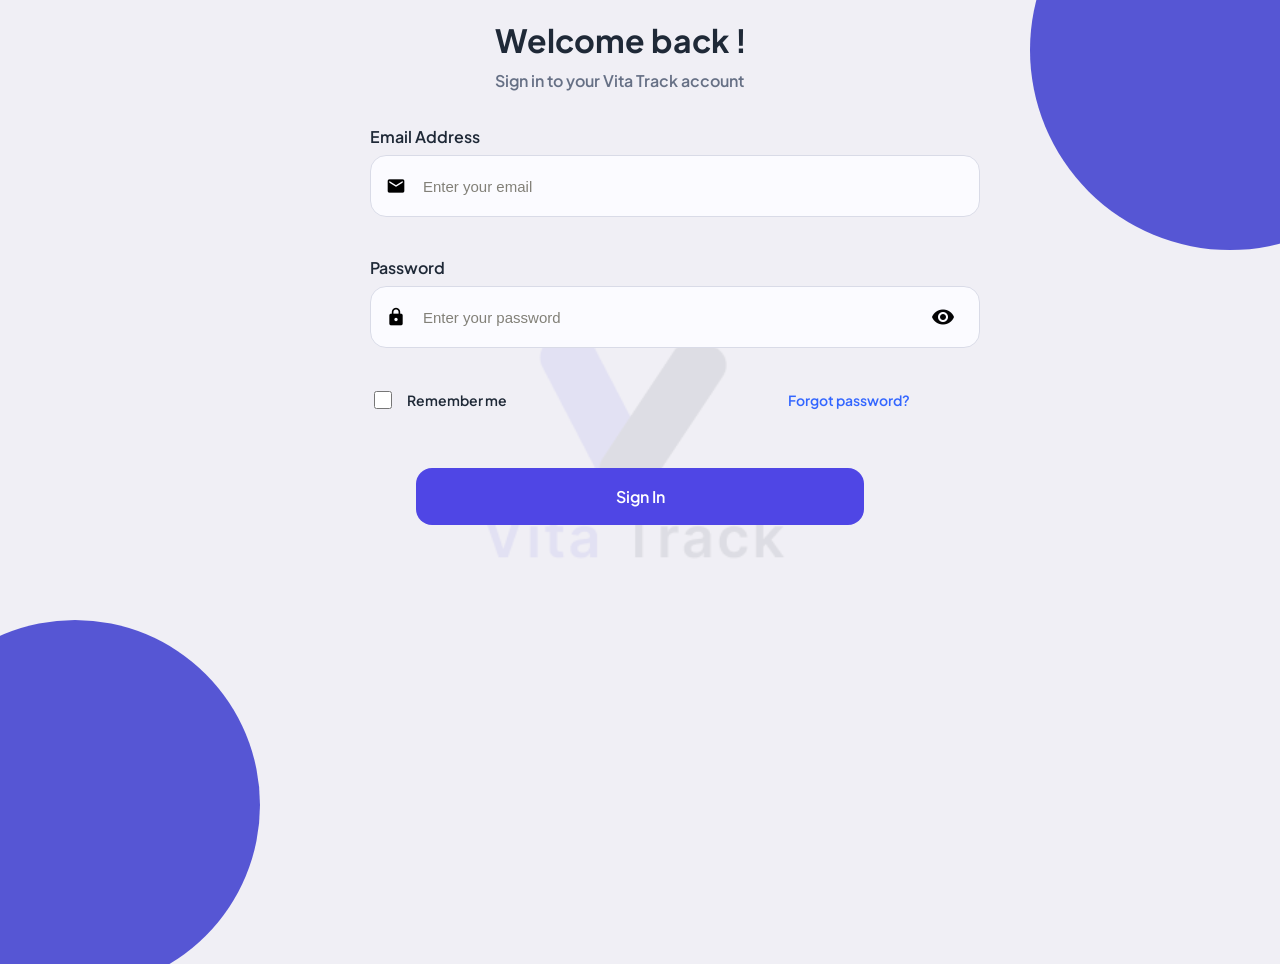
<file: login.html>
<!doctype html>
<html lang="en">
  <head>
    <meta charset="UTF-8" />
    <meta name="viewport" content="width=device-width, initial-scale=1.0" />
    <meta name="description" content="signin page for Vita Track" />
    <title>Vitatrack - Sign in</title>
    <link rel="preconnect" href="https://fonts.googleapis.com" />
     <link rel="icon" type="image/svg+xml" href="data:image/svg+xml,%3Csvg width='64' height='64' viewBox='0 0 64 64' xmlns='http://www.w3.org/2000/svg'%3E%3Crect width='64' height='64' rx='14' fill='%230B1727'/%3E%3Cg transform='translate(12,12)'%3E%3Crect width='17.15' height='49.96' rx='8.575' transform='matrix(0.938967 -0.344008 0.503642 0.863912 0 17.95)' fill='%234240E3'/%3E%3Crect width='16.97' height='50.7' rx='8.485' transform='matrix(0.905947 0.423391 -0.596738 0.802436 48.62 13.73)' fill='%230B1727'/%3E%3Cellipse cx='32.53' cy='7.22' rx='5.63' ry='4.82' fill='%23B8720A'/%3E%3C/g%3E%3C/svg%3E">
<link rel="preconnect" href="https://fonts.googleapis.com">
    <link rel="preconnect" href="https://fonts.gstatic.com" crossorigin />
    <link
      rel="stylesheet"
      href="https://fonts.googleapis.com/css2?family=Plus+Jakarta+Sans:wght@400;500;600;700&display=swap"
    />
    <link
      rel="stylesheet"
      href="https://fonts.googleapis.com/icon?family=Material+Icons"
    />
    <link rel="stylesheet" href="login.css" />
  </head>
  <body>
    <div class="page-shell">
      <div class="login-card">
        <div class="signup-header">
          <div class="title-row">
            <div>
              <h1>Welcome back !</h1>
              <p>Sign in to your Vita Track account</p>
            </div>
          </div>
        </div>
        <form class="signup-form">
          <div class="field">
            <label class="field-label" for="email">Email Address</label>
            <div class="input-group">
              <span class="input-icon material-icons">email</span>
              <input
                id="email"
                type="email"
                name="email"
                placeholder="Enter your email"
                required
              />
            </div>
          </div>

          <div class="field">
            <label class="field-label" for="password">Password</label>
            <div class="input-group">
              <span class="input-icon material-icons">lock</span>
              <input
                id="password"
                type="password"
                name="password"
                placeholder="Enter your password"
                required
              />
              <button
                type="button"
                class="toggle-icon"
                aria-label="Show password"
              >
                <span class="material-icons">visibility</span>
              </button>
            </div>
          </div>

          <div class="form-row">
            <label class="checkbox-row">
              <input type="checkbox" />
              <span>Remember me</span>
            </label>
            <a href="forgot-password.html" class="forgot-password-link">
              Forgot password?
            </a>
          </div>

          <!-- Corrected Sign In link -->
          <a href="dashboard.html" class="submit-btn">Sign In</a>
        </form>
      </div>
    </div>
    <script src="login.js"></script>
  </body>
</html>
</file>
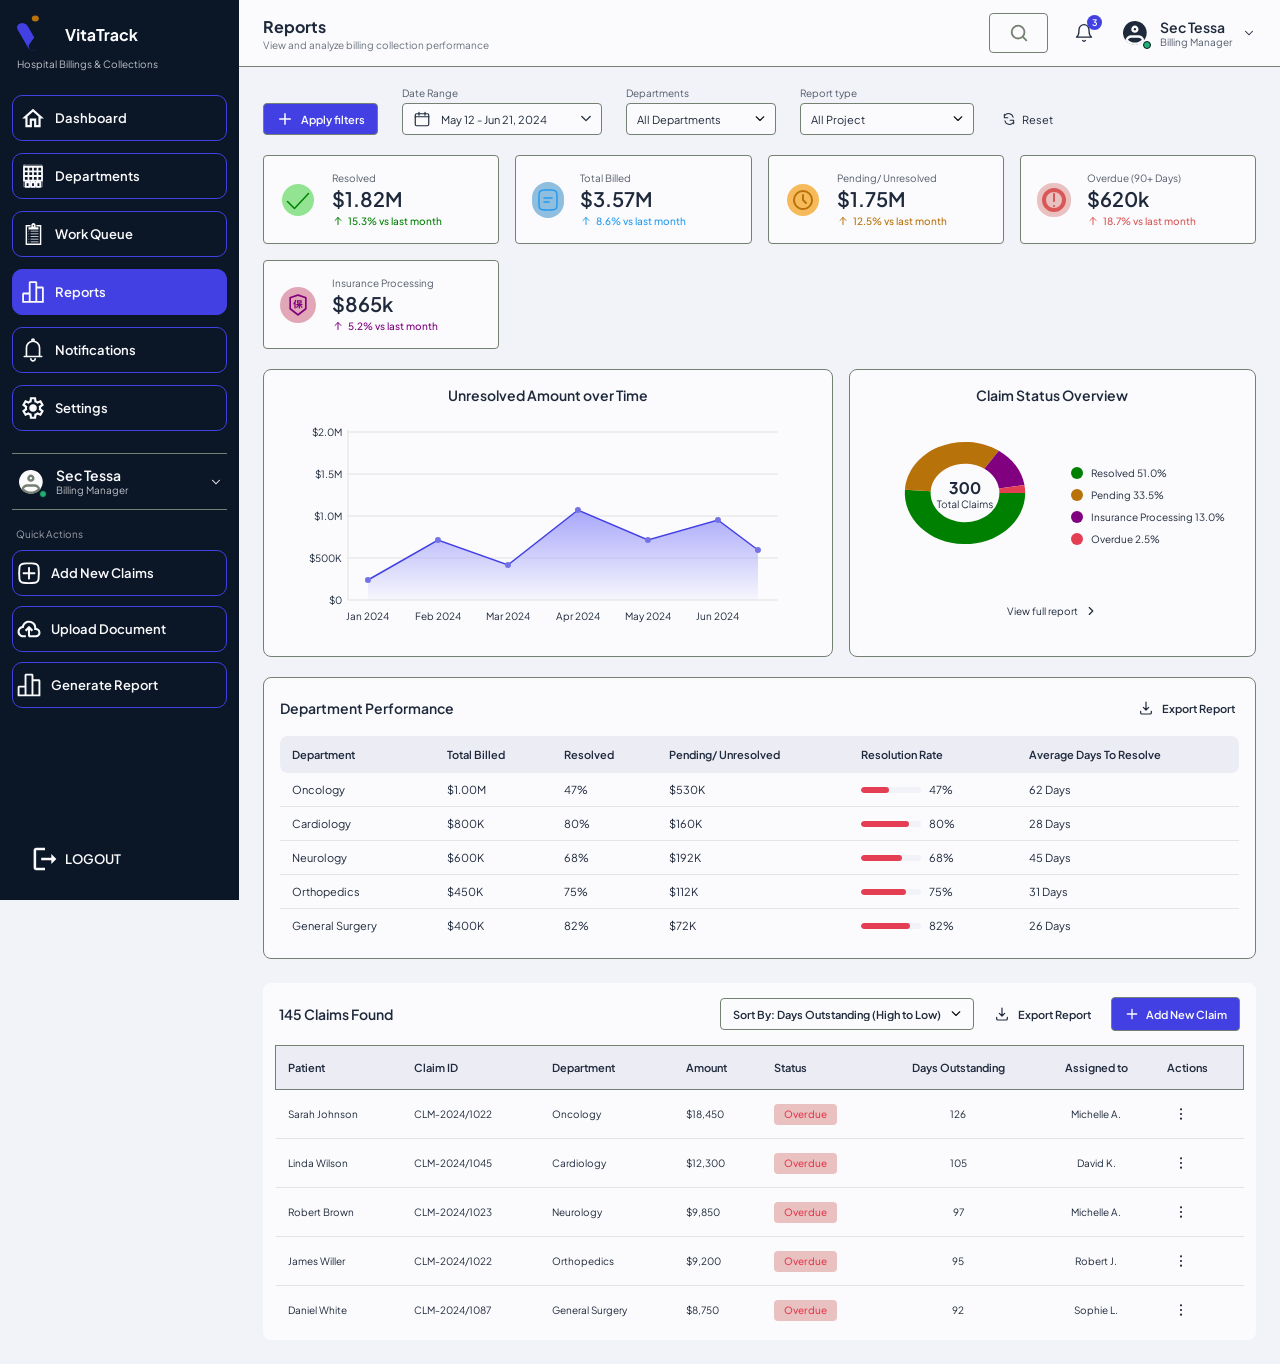
<file: reports.html>
<!doctype html>
<html lang="en">
  <head>
    <meta charset="UTF-8" />
    <meta name="viewport" content="width=device-width, initial-scale=1.0" />
    <title>VitaTrack — Reports</title>
    <link
      rel="icon"
      type="image/svg+xml"
      href="data:image/svg+xml,%3Csvg width='64' height='64' viewBox='0 0 64 64' xmlns='http://www.w3.org/2000/svg'%3E%3Crect width='64' height='64' rx='14' fill='%230B1727'/%3E%3Cg transform='translate(12,12)'%3E%3Crect width='17.15' height='49.96' rx='8.575' transform='matrix(0.938967 -0.344008 0.503642 0.863912 0 17.95)' fill='%234240E3'/%3E%3Crect width='16.97' height='50.7' rx='8.485' transform='matrix(0.905947 0.423391 -0.596738 0.802436 48.62 13.73)' fill='%230B1727'/%3E%3Cellipse cx='32.53' cy='7.22' rx='5.63' ry='4.82' fill='%23B8720A'/%3E%3C/g%3E%3C/svg%3E"
    />
    <link rel="preconnect" href="https://fonts.googleapis.com" />
    <link
      href="https://fonts.googleapis.com/css2?family=Plus+Jakarta+Sans:wght@400;600;700&display=swap"
      rel="stylesheet"
    />
    <style>
      :root {
        --sidebar-bg: #0b1727;
        --accent: #4240e3;
        --accent-hover: #3532c4;
        --white: #fbfbfd;
        --page-bg: #f1f3f8;
        --text-dark: #1e293b;
        --stroke: #748071;
        --stroke-light: #e3e4e8;
        --placeholder: #828078;
        --overdue-bg: #eac1c1;
        --overdue-text: #e43e52;
        --paid-bg: #cdefdd;
        --paid-text: #21af72;
        --pending-bg: #fbe7c6;
        --pending-text: #b8720a;
        --thead-bg: #ececf5;
        --green: #21af72;
        --radius-sm: 4px;
        --radius-md: 8px;
        --radius-lg: 10px;
        --sidebar-w: 239px;
        --topbar-h: 67px;
      }

      * {
        box-sizing: border-box;
      }
      [hidden] {
        display: none !important;
      }
      html,
      body {
        margin: 0;
        padding: 0;
      }
      body {
        font-family: "Plus Jakarta Sans", system-ui, sans-serif;
        background: var(--page-bg);
        color: var(--text-dark);
        -webkit-font-smoothing: antialiased;
      }
      button {
        font-family: inherit;
        cursor: pointer;
      }
      select,
      input {
        font-family: inherit;
      }
      svg {
        display: block;
      }
      .sr-only {
        position: absolute;
        width: 1px;
        height: 1px;
        overflow: hidden;
        clip: rect(0, 0, 0, 0);
      }

      .app {
        display: flex;
        min-height: 100vh;
      }

      /* ================= Sidebar ================= */
      .sidebar {
        width: var(--sidebar-w);
        min-width: var(--sidebar-w);
        background: var(--sidebar-bg);
        color: var(--white);
        display: flex;
        flex-direction: column;
        padding: 14px 12px 20px;
        position: sticky;
        top: 0;
        height: 100vh;
        overflow-y: auto;
      }

      .brand {
        display: flex;
        flex-direction: column;
        align-items: flex-start;
        gap: 4px;
        padding: 0 3px;
        margin-bottom: 24px;
      }
      .brand-svg {
        flex: none;
        width: 139px;
        height: 40px;
      }
      .brand-sub {
        font-weight: 400;
        font-size: 10px;
        line-height: 13px;
        color: var(--white);
        opacity: 0.75;
        max-width: 160px;
        padding-left: 2px;
      }

      .nav {
        display: flex;
        flex-direction: column;
        gap: 12px;
        margin-bottom: 22px;
      }
      .nav-item {
        display: flex;
        align-items: center;
        gap: 10px;
        width: 100%;
        padding: 10px 8px;
        background: transparent;
        border: 1px solid var(--accent);
        border-radius: 10px;
        color: var(--white);
        font-size: 13px;
        font-weight: 600;
        text-align: left;
        text-decoration: none;
        cursor: pointer;
        box-sizing: border-box;
        transition: background 0.15s ease;
      }
      .nav-item:hover {
        background: rgba(66, 64, 227, 0.18);
      }
      .nav-item.active {
        background: var(--accent);
        border-color: var(--accent);
      }
      .nav-icon {
        width: 24px;
        height: 24px;
        flex: none;
        color: var(--white);
      }

      /* SVG-baked nav / quick-action buttons (icon + label rendered inside the SVG itself) */
      .nav-svg-btn {
        display: block;
        width: 100%;
        padding: 0;
        margin: 0;
        border: none;
        background: transparent;
        border-radius: 10px;
        overflow: hidden;
        line-height: 0;
        cursor: pointer;
        transition:
          filter 0.15s ease,
          transform 0.1s ease;
      }
      .nav-svg-btn svg {
        display: block;
        width: 100%;
        height: auto;
      }
      .nav-svg-btn:hover {
        filter: brightness(1.18);
      }
      .nav-svg-btn.active:hover {
        filter: brightness(1.08);
      }
      .nav-svg-btn:active {
        transform: scale(0.99);
      }

      .user-card {
        display: flex;
        align-items: center;
        gap: 10px;
        padding: 12px 4px;
        border-top: 1px solid var(--stroke);
        border-bottom: 1px solid var(--stroke);
        margin-bottom: 18px;
        cursor: pointer;
      }
      .user-avatar {
        position: relative;
        width: 30px;
        height: 30px;
        border-radius: 50%;
        display: flex;
        align-items: center;
        justify-content: center;
        color: var(--white);
        flex: none;
      }
      .user-avatar svg {
        width: 24px;
        height: 24px;
      }
      .status-dot {
        position: absolute;
        bottom: -1px;
        right: -1px;
        width: 8px;
        height: 8px;
        border-radius: 50%;
        background: var(--green);
        border: 1.5px solid var(--sidebar-bg);
      }
      .user-meta {
        flex: 1;
        min-width: 0;
      }
      .user-name {
        font-size: 14px;
        font-weight: 600;
        line-height: 18px;
        color: var(--white);
        white-space: nowrap;
        overflow: hidden;
        text-overflow: ellipsis;
      }
      .user-role {
        font-size: 10px;
        font-weight: 400;
        line-height: 13px;
        color: var(--white);
        opacity: 0.75;
      }
      .user-caret {
        width: 14px;
        height: 14px;
        color: var(--white);
        flex: none;
        transform: rotate(90deg);
      }

      .quick-actions {
        margin-bottom: auto;
        flex: none;
      }
      .quick-actions__label {
        font-size: 10px;
        color: var(--white);
        opacity: 0.6;
        padding: 0 4px;
        margin-bottom: 10px;
      }
      .quick-btn {
        display: flex;
        align-items: center;
        gap: 10px;
        width: 100%;
        padding: 10px 4px;
        background: transparent;
        border: 1px solid var(--accent);
        border-radius: 10px;
        color: var(--white);
        font-size: 13px;
        font-weight: 600;
        margin-bottom: 10px;
        transition: background 0.15s ease;
      }
      .quick-btn:hover {
        background: rgba(66, 64, 227, 0.18);
      }
      .quick-btn svg {
        width: 24px;
        height: 24px;
        flex: none;
      }

      /* SVG quick-action buttons need the same 10px stacking rhythm as .quick-btn */
      .quick-actions .nav-svg-btn {
        margin-bottom: 10px;
      }
      .quick-actions .nav-svg-btn:last-of-type {
        margin-bottom: 0;
      }

      .logout-btn-svg {
        display: block;
        width: 117px;
        padding: 0;
        margin: 16px 0 0 3px;
        border: none;
        background: transparent;
        border-radius: 10px;
        overflow: hidden;
        line-height: 0;
        cursor: pointer;
        flex: none;
        transition: filter 0.15s ease;
      }
      .logout-btn-svg svg {
        display: block;
        width: 100%;
        height: auto;
      }
      .logout-btn-svg:hover {
        filter: brightness(1.3);
      }

      .logout-btn {
        display: flex;
        align-items: center;
        justify-content: center;
        gap: 8px;
        padding: 9px 8px;
        background: transparent;
        border: none;
        border-radius: 10px;
        color: var(--white);
        font-size: 13px;
        font-weight: 600;
        margin-top: 16px;
        width: 130px;
        flex: none;
        transition: background 0.15s ease;
      }
      .logout-btn:hover {
        background: rgba(255, 255, 255, 0.08);
      }
      .logout-btn svg {
        width: 24px;
        height: 24px;
        color: var(--white);
      }

      /* ================= Main ================= */
      .main {
        flex: 1;
        min-width: 0;
        display: flex;
        flex-direction: column;
      }

      .topbar {
        display: flex;
        align-items: center;
        gap: 24px;
        height: var(--topbar-h);
        min-height: var(--topbar-h);
        padding: 0 24px;
        background: var(--white);
        border-bottom: 0.4px solid var(--stroke);
        position: sticky;
        top: 0;
        z-index: 5;
      }
      .topbar__title h1 {
        font-size: 16px;
        font-weight: 700;
        margin: 0;
        color: var(--text-dark);
        white-space: nowrap;
      }
      .topbar__title p {
        font-size: 10px;
        margin: 2px 0 0;
        color: var(--text-dark);
        opacity: 0.65;
        white-space: nowrap;
      }
      .topbar__search {
        flex: 1;
        max-width: 384px;
        display: flex;
        align-items: center;
        gap: 10px;
        padding: 8px 12px;
        border: 1px solid var(--stroke);
        border-radius: 8px;
      }
      .topbar__search svg {
        width: 18px;
        height: 18px;
        color: var(--stroke);
        flex: none;
      }
      .topbar__search input {
        border: none;
        outline: none;
        width: 100%;
        font-size: 10px;
        line-height: 13px;
        color: var(--text-dark);
        background: transparent;
      }
      .topbar__search input::placeholder {
        color: var(--placeholder);
      }

      .topbar__actions {
        display: flex;
        align-items: center;
        gap: 20px;
        margin-left: auto;
      }
      .icon-btn {
        position: relative;
        background: transparent;
        border: none;
        width: 32px;
        height: 32px;
        display: flex;
        align-items: center;
        justify-content: center;
        color: var(--text-dark);
      }
      .icon-btn svg {
        width: 22px;
        height: 22px;
      }
      .icon-btn .badge {
        position: absolute;
        top: -2px;
        right: -2px;
        background: var(--accent);
        color: var(--white);
        font-size: 9px;
        font-weight: 600;
        min-width: 15px;
        height: 15px;
        border-radius: 8px;
        display: flex;
        align-items: center;
        justify-content: center;
        padding: 0 3px;
      }

      .user-card--light {
        border: none;
        padding: 0;
        margin: 0;
      }
      .user-card--light .user-name,
      .user-card--light .user-role {
        color: var(--text-dark);
      }
      .user-avatar--dark {
        background: transparent;
        color: var(--text-dark);
      }
      .user-caret--dark {
        color: var(--text-dark);
      }

      /* ================= Filter bar ================= */
      .filterbar {
        display: flex;
        align-items: flex-end;
        gap: 16px;
        padding: 20px 24px 0;
        flex-wrap: wrap;
      }
      .filterbar__search {
        display: flex;
        align-items: center;
        gap: 10px;
        padding: 8px 10px;
        border: 1px solid var(--stroke);
        border-radius: 4px;
        background: var(--white);
        width: 220px;
        height: 29px;
      }
      .filterbar__search svg {
        width: 16px;
        height: 16px;
        color: var(--stroke);
        flex: none;
      }
      .filterbar__search input {
        border: none;
        outline: none;
        background: transparent;
        font-size: 10px;
        line-height: 13px;
        width: 100%;
        color: var(--text-dark);
      }
      .filterbar__search input::placeholder {
        color: var(--placeholder);
      }

      .filterbar__field {
        display: flex;
        flex-direction: column;
        gap: 4px;
      }
      .filterbar__field label {
        font-size: 10px;
        line-height: 13px;
        color: var(--text-dark);
      }
      .filterbar__field select {
        appearance: none;
        -webkit-appearance: none;
        background: var(--white)
          url("data:image/svg+xml;utf8,<svg xmlns='http://www.w3.org/2000/svg' viewBox='0 0 12 8'><path d='M1 1l5 5 5-5' stroke='%230F0E0E' stroke-width='1.5' fill='none' stroke-linecap='round' stroke-linejoin='round'/></svg>")
          no-repeat right 10px center;
        background-size: 10px 6px;
        border: 0.4px solid var(--stroke);
        border-radius: 4px;
        padding: 8px 26px 8px 10px;
        font-size: 10px;
        line-height: 13px;
        color: var(--text-dark);
        min-width: 130px;
        height: 30px;
      }

      .filterbar__more {
        display: flex;
        align-items: center;
        gap: 8px;
        padding: 8px;
        background: var(--white);
        border: 0.4px solid var(--stroke);
        border-radius: 4px;
        font-size: 10px;
        line-height: 13px;
        color: var(--text-dark);
        height: 30px;
        white-space: nowrap;
      }
      .filterbar__more svg {
        width: 16px;
        height: 16px;
      }

      .filterbar__clear {
        background: transparent;
        border: none;
        font-size: 10px;
        line-height: 13px;
        color: var(--text-dark);
        padding: 8px;
        text-decoration: underline;
        text-underline-offset: 2px;
      }
      .filterbar__clear:hover {
        color: var(--accent);
      }

      /* ================= Table card ================= */
      .table-card {
        margin: 20px 24px 24px;
        background: var(--white);
        border-radius: 8px;
        padding: 14px 12px 6px;
      }
      .table-card__header {
        display: flex;
        align-items: center;
        justify-content: space-between;
        gap: 16px;
        padding: 0 4px 14px;
        flex-wrap: wrap;
      }
      .results-count {
        font-size: 14px;
        font-weight: 600;
      }
      .table-card__toolbar {
        display: flex;
        align-items: center;
        gap: 16px;
        flex-wrap: wrap;
      }
      .sortby select {
        appearance: none;
        -webkit-appearance: none;
        background: var(--white)
          url("data:image/svg+xml;utf8,<svg xmlns='http://www.w3.org/2000/svg' viewBox='0 0 12 8'><path d='M1 1l5 5 5-5' stroke='%230F0E0E' stroke-width='1.5' fill='none' stroke-linecap='round' stroke-linejoin='round'/></svg>")
          no-repeat right 12px center;
        background-size: 10px 6px;
        border: 0.4px solid var(--stroke);
        border-radius: 4px;
        padding: 8px 32px 8px 12px;
        font-size: 11px;
        line-height: 15px;
        font-weight: 600;
        color: var(--text-dark);
        height: 32px;
      }
      .btn-ghost {
        display: flex;
        align-items: center;
        gap: 8px;
        background: transparent;
        border: none;
        font-size: 11px;
        font-weight: 600;
        color: var(--text-dark);
        padding: 6px 4px;
      }
      .btn-ghost svg {
        width: 16px;
        height: 16px;
      }
      .btn-ghost:hover {
        color: var(--accent);
      }

      .btn-primary {
        display: flex;
        align-items: center;
        gap: 6px;
        background: var(--accent);
        border: 0.4px solid var(--stroke);
        border-radius: 4px;
        color: var(--white);
        font-size: 11px;
        font-weight: 600;
        padding: 8px 12px;
        transition: background 0.15s ease;
      }
      .btn-primary:hover {
        background: var(--accent-hover);
      }
      .btn-primary svg {
        width: 16px;
        height: 16px;
      }

      .table-wrap {
        overflow-x: auto;
      }
      .claims-table {
        width: 100%;
        border-collapse: collapse;
        min-width: 900px;
      }
      .claims-table thead tr {
        background: var(--thead-bg);
        border: 0.4px solid var(--stroke);
        border-radius: 12px 12px 0 0;
      }
      .claims-table thead th {
        text-align: left;
        font-size: 11px;
        line-height: 15px;
        font-weight: 600;
        padding: 14px 12px;
        color: var(--text-dark);
        white-space: nowrap;
      }
      .claims-table thead th.text-center {
        text-align: center;
      }
      .claims-table tbody td {
        padding: 10px 12px;
        font-size: 10px;
        line-height: 13px;
        border-top-right-radius: 5px;
        border-top-left-radius: 5px;
        border-bottom: 0.4px solid var(--stroke-light);
        white-space: nowrap;
      }
      .claims-table tbody tr:hover {
        background: #fafafd;
      }
      .claims-table tbody tr:last-child td {
        border-bottom: none;
      }
      .td-center {
        text-align: center;
      }

      .status-pill {
        display: inline-flex;
        align-items: center;
        justify-content: center;
        padding: 4px 10px;
        border-radius: 4px;
        font-size: 10px;
        line-height: 13px;
        font-weight: 500;
        white-space: nowrap;
      }
      .status-pill.overdue {
        background: var(--overdue-bg);
        color: var(--overdue-text);
      }
      .status-pill.paid {
        background: var(--paid-bg);
        color: var(--paid-text);
      }
      .status-pill.pending {
        background: var(--pending-bg);
        color: var(--pending-text);
      }

      .row-actions {
        background: transparent;
        border: none;
        width: 28px;
        height: 28px;
        display: flex;
        align-items: center;
        justify-content: center;
        color: var(--text-dark);
        border-radius: 6px;
      }
      .row-actions:hover {
        background: var(--page-bg);
      }
      .row-actions svg {
        width: 18px;
        height: 18px;
      }

      .empty-state {
        display: flex;
        flex-direction: column;
        align-items: center;
        gap: 10px;
        padding: 60px 0;
        color: var(--text-dark);
        opacity: 0.75;
      }

      /* ================= Row menu ================= */
      .row-menu {
        position: fixed;
        background: var(--white);
        border: 1px solid var(--stroke-light);
        border-radius: 8px;
        box-shadow: 0 8px 24px rgba(15, 23, 42, 0.14);
        padding: 6px;
        min-width: 150px;
        z-index: 50;
      }
      .row-menu button {
        display: block;
        width: 100%;
        text-align: left;
        padding: 8px 10px;
        background: transparent;
        border: none;
        border-radius: 6px;
        font-size: 13px;
        color: var(--text-dark);
      }
      .row-menu button:hover {
        background: var(--page-bg);
      }

      /* ================= Responsiveness ================= */
      @media (max-width: 1024px) {
        .sidebar {
          position: fixed;
          left: -260px;
          z-index: 40;
          transition: left 0.2s ease;
        }
        .sidebar.open {
          left: 0;
        }
        .topbar {
          padding: 0 16px;
        }
        .filterbar {
          padding: 16px 16px 0;
        }
        .table-card {
          margin: 16px;
        }
      }

      /* ================= Reorts page ================= */
      .reports-title h1 {
        font-size: 16px;
        font-weight: 700;
        margin: 0;
        color: var(--text-dark);
        white-space: nowrap;
      }
      .reports-title p {
        font-size: 10px;
        margin: 2px 0 0;
        color: var(--text-dark);
        opacity: 0.65;
        white-space: nowrap;
      }

      .topbar__search-icon {
        width: 59px;
        height: 40px;
        display: flex;
        align-items: center;
        justify-content: center;
        border: 1px solid var(--stroke);
        border-radius: 4px;
        background: transparent;
        color: var(--stroke);
        cursor: pointer;
      }
      .topbar__search-icon svg {
        width: 22px;
        height: 22px;
      }

      .rpt-filterbar {
        display: flex;
        align-items: flex-end;
        gap: 24px;
        padding: 20px 24px 0;
        flex-wrap: wrap;
      }
      .rpt-apply {
        display: flex;
        align-items: center;
        gap: 7px;
        background: var(--accent);
        border: 0.4px solid var(--stroke);
        border-radius: 4px;
        color: var(--white);
        font-size: 11px;
        font-weight: 600;
        padding: 9px 12px;
        height: 32px;
        transition: background 0.15s ease;
      }
      .rpt-apply:hover {
        background: var(--accent-hover);
      }
      .rpt-apply svg {
        width: 18px;
        height: 18px;
      }

      .rpt-field {
        display: flex;
        flex-direction: column;
        gap: 4px;
      }
      .rpt-field label {
        font-size: 10px;
        color: var(--text-dark);
        opacity: 0.75;
      }
      .rpt-field .field-box {
        display: flex;
        align-items: center;
        gap: 10px;
        padding: 8px 10px;
        border: 0.4px solid var(--stroke);
        border-radius: 4px;
        background: var(--white);
        height: 32px;
        min-width: 200px;
      }
      .rpt-field .field-box svg {
        width: 18px;
        height: 18px;
        color: var(--text-dark);
        flex: none;
      }
      .rpt-field .field-box span {
        font-size: 11px;
        color: var(--text-dark);
        white-space: nowrap;
        flex: 1;
      }
      .rpt-field .field-box .chev {
        width: 10px;
        height: 10px;
        flex: none;
        color: var(--text-dark);
      }

      .rpt-field select {
        appearance: none;
        -webkit-appearance: none;
        background: var(--white)
          url("data:image/svg+xml;utf8,<svg xmlns='http://www.w3.org/2000/svg' viewBox='0 0 12 8'><path d='M1 1l5 5 5-5' stroke='%230F0E0E' stroke-width='1.5' fill='none' stroke-linecap='round' stroke-linejoin='round'/></svg>")
          no-repeat right 10px center;
        background-size: 10px 6px;
        border: 0.4px solid var(--stroke);
        border-radius: 4px;
        padding: 8px 28px 8px 10px;
        font-size: 11px;
        color: var(--text-dark);
        min-width: 150px;
        height: 32px;
      }

      .rpt-reset {
        display: flex;
        align-items: center;
        gap: 6px;
        background: transparent;
        border: none;
        font-size: 11px;
        color: var(--text-dark);
        padding: 8px 4px;
        height: 32px;
      }
      .rpt-reset svg {
        width: 14px;
        height: 14px;
      }
      .rpt-reset:hover {
        color: var(--accent);
      }

      /* KPI cards */
      .kpi-grid {
        display: grid;
        grid-template-columns: repeat(auto-fit, minmax(220px, 1fr));
        gap: 16px;
        padding: 20px 24px 0;
      }
      .kpi-card {
        background: var(--white);
        border: 0.4px solid var(--stroke);
        border-radius: 4px;
        padding: 16px;
        display: flex;
        align-items: center;
        gap: 16px;
      }
      .kpi-icon {
        width: 36px;
        height: 36px;
        display: flex;
        align-items: center;
        justify-content: center;
        flex: none;
      }
      .kpi-icon svg {
        display: block;
        max-width: 100%;
        max-height: 100%;
      }
      .kpi-body {
        flex: 1;
        min-width: 0;
      }
      .kpi-label {
        font-size: 10px;
        color: var(--text-dark);
        opacity: 0.75;
        margin-bottom: 2px;
      }
      .kpi-value {
        font-size: 20px;
        font-weight: 600;
        color: var(--text-dark);
        line-height: 25px;
      }
      .kpi-delta {
        display: flex;
        align-items: center;
        gap: 4px;
        font-size: 10px;
        margin-top: 4px;
        font-weight: 500;
      }
      .kpi-delta svg {
        width: 12px;
        height: 12px;
      }

      /* Charts */
      .charts-grid {
        display: grid;
        grid-template-columns: 1.4fr 1fr;
        gap: 16px;
        padding: 20px 24px 0;
      }
      @media (max-width: 1100px) {
        .charts-grid {
          grid-template-columns: 1fr;
        }
      }
      .chart-card {
        background: var(--white);
        border: 1px solid var(--stroke);
        border-radius: 8px;
        padding: 16px;
      }
      .chart-card h3 {
        font-size: 14px;
        font-weight: 600;
        margin: 0 0 16px;
        color: var(--text-dark);
        text-align: center;
      }

      .donut-wrap {
        display: flex;
        align-items: center;
        gap: 20px;
        flex-wrap: wrap;
        justify-content: center;
      }
      .donut-legend {
        display: flex;
        flex-direction: column;
        gap: 10px;
      }
      .legend-item {
        display: flex;
        align-items: center;
        gap: 8px;
        font-size: 10px;
        color: var(--text-dark);
      }
      .legend-dot {
        width: 12px;
        height: 12px;
        border-radius: 50%;
        flex: none;
      }
      .donut-svg-wrap {
        position: relative;
        width: 172px;
        height: 172px;
        flex: none;
      }
      .donut-center {
        position: absolute;
        inset: 0;
        display: flex;
        flex-direction: column;
        align-items: center;
        justify-content: center;
      }
      .donut-center .num {
        font-size: 16px;
        font-weight: 700;
        color: var(--text-dark);
      }
      .donut-center .lbl {
        font-size: 10px;
        color: var(--text-dark);
        opacity: 0.75;
      }
      .view-full-report {
        display: flex;
        align-items: center;
        justify-content: center;
        gap: 6px;
        font-size: 10px;
        color: var(--text-dark);
        margin-top: 12px;
        cursor: pointer;
      }
      .view-full-report svg {
        width: 14px;
        height: 14px;
      }
      .view-full-report:hover {
        color: var(--accent);
      }

      /* Department performance */
      .dept-card {
        margin: 20px 24px 0;
        background: var(--white);
        border: 1px solid var(--stroke);
        border-radius: 8px;
        padding: 16px;
      }
      .dept-card__header {
        display: flex;
        align-items: center;
        justify-content: space-between;
        margin-bottom: 14px;
      }
      .dept-card__header h3 {
        font-size: 14px;
        font-weight: 600;
        margin: 0;
        color: var(--text-dark);
      }
      .dept-table {
        width: 100%;
        border-collapse: collapse;
      }
      .dept-table thead th {
        background: var(--thead-bg);
        font-size: 11px;
        font-weight: 600;
        color: var(--text-dark);
        padding: 12px;
        text-align: left;
        white-space: nowrap;
      }
      .dept-table thead th:first-child {
        border-radius: 8px 0 0 8px;
      }
      .dept-table thead th:last-child {
        border-radius: 0 8px 8px 0;
      }
      .dept-table tbody td {
        padding: 10px 12px;
        font-size: 11px;
        color: var(--text-dark);
        border-bottom: 0.4px solid var(--stroke-light);
      }
      .dept-table tbody tr:last-child td {
        border-bottom: none;
      }
      .rate-cell {
        display: flex;
        align-items: center;
        gap: 8px;
        white-space: nowrap;
      }
      .rate-bar {
        width: 60px;
        height: 6px;
        border-radius: 8px;
        background: var(--page-bg);
        overflow: hidden;
        flex: none;
      }
      .rate-bar__fill {
        height: 100%;
        background: var(--overdue-text);
        border-radius: 8px;
      }

      .section-spacer {
        height: 24px;
      }
    </style>
  </head>
  <body>
    <div class="app">
      <!-- ============ Sidebar ============ -->
      <aside class="sidebar">
        <div class="brand">
          <svg
            width="139"
            height="40"
            viewBox="0 0 139 40"
            fill="none"
            xmlns="http://www.w3.org/2000/svg"
            class="brand-svg"
          >
            <rect
              width="10.7194"
              height="31.2252"
              rx="5.3597"
              transform="matrix(0.938967 -0.344008 0.503642 0.863912 0 11.2188)"
              fill="#4240E3"
            />
            <rect
              width="10.608"
              height="31.6905"
              rx="5.30402"
              transform="matrix(0.905947 0.423391 -0.596738 0.802436 30.3896 8.57904)"
              fill="#0B1727"
            />
            <ellipse
              cx="20.3285"
              cy="4.51558"
              rx="3.51841"
              ry="3.01558"
              fill="#B8720A"
            />
            <path
              d="M54.336 27L50.176 15.08H52.544L55.808 24.952H55.344L58.608 15.08H60.976L56.832 27H54.336ZM62.1323 27V18.296H64.2283V27H62.1323ZM62.1323 17.32V15.08H64.2283V17.32H62.1323ZM70.1315 27.096C69.1502 27.096 68.3875 26.8293 67.8435 26.296C67.3102 25.752 67.0435 24.9893 67.0435 24.008V20.168H65.5395V18.296H65.6995C66.1262 18.296 66.4568 18.184 66.6915 17.96C66.9262 17.736 67.0435 17.4107 67.0435 16.984V16.312H69.1395V18.296H71.1395V20.168H69.1395V23.896C69.1395 24.184 69.1875 24.4293 69.2835 24.632C69.3902 24.8347 69.5502 24.9893 69.7635 25.096C69.9875 25.2027 70.2702 25.256 70.6115 25.256C70.6862 25.256 70.7715 25.2507 70.8675 25.24C70.9742 25.2293 71.0755 25.2187 71.1715 25.208V27C71.0222 27.0213 70.8515 27.0427 70.6595 27.064C70.4675 27.0853 70.2915 27.096 70.1315 27.096ZM75.3816 27.192C74.7736 27.192 74.2456 27.0907 73.7976 26.888C73.3496 26.6853 73.003 26.3973 72.7576 26.024C72.5123 25.64 72.3896 25.1973 72.3896 24.696C72.3896 24.216 72.4963 23.7893 72.7096 23.416C72.923 23.032 73.2536 22.712 73.7016 22.456C74.1496 22.2 74.715 22.0187 75.3976 21.912L78.2456 21.448V23.048L75.7976 23.464C75.3816 23.5387 75.0723 23.672 74.8696 23.864C74.667 24.056 74.5656 24.3067 74.5656 24.616C74.5656 24.9147 74.6776 25.1547 74.9016 25.336C75.1363 25.5067 75.4243 25.592 75.7656 25.592C76.203 25.592 76.587 25.5013 76.9176 25.32C77.259 25.128 77.5203 24.8667 77.7016 24.536C77.8936 24.2053 77.9896 23.8427 77.9896 23.448V21.208C77.9896 20.8347 77.8403 20.5253 77.5416 20.28C77.2536 20.024 76.8696 19.896 76.3896 19.896C75.9416 19.896 75.5416 20.0187 75.1896 20.264C74.8483 20.4987 74.5976 20.8133 74.4376 21.208L72.7256 20.376C72.8963 19.9173 73.163 19.5227 73.5256 19.192C73.899 18.8507 74.3363 18.584 74.8376 18.392C75.339 18.2 75.883 18.104 76.4696 18.104C77.1843 18.104 77.8136 18.2373 78.3576 18.504C78.9016 18.76 79.323 19.1227 79.6216 19.592C79.931 20.0507 80.0856 20.5893 80.0856 21.208V27H78.1016V25.512L78.5496 25.48C78.3256 25.8533 78.059 26.168 77.7496 26.424C77.4403 26.6693 77.0883 26.8613 76.6936 27C76.299 27.128 75.8616 27.192 75.3816 27.192ZM84.3109 27V17H81.2229V15.08H89.5429V17H86.5029V27H84.3109ZM89.7416 27V18.296H91.7096V20.232L91.5496 19.944C91.7523 19.2933 92.067 18.84 92.4936 18.584C92.931 18.328 93.4536 18.2 94.0616 18.2H94.5736V20.056H93.8216C93.2243 20.056 92.7443 20.2427 92.3816 20.616C92.019 20.9787 91.8376 21.4907 91.8376 22.152V27H89.7416ZM98.366 27.192C97.758 27.192 97.23 27.0907 96.782 26.888C96.334 26.6853 95.9873 26.3973 95.742 26.024C95.4967 25.64 95.374 25.1973 95.374 24.696C95.374 24.216 95.4807 23.7893 95.694 23.416C95.9073 23.032 96.238 22.712 96.686 22.456C97.134 22.2 97.6993 22.0187 98.382 21.912L101.23 21.448V23.048L98.782 23.464C98.366 23.5387 98.0567 23.672 97.854 23.864C97.6513 24.056 97.55 24.3067 97.55 24.616C97.55 24.9147 97.662 25.1547 97.886 25.336C98.1207 25.5067 98.4087 25.592 98.75 25.592C99.1873 25.592 99.5713 25.5013 99.902 25.32C100.243 25.128 100.505 24.8667 100.686 24.536C100.878 24.2053 100.974 23.8427 100.974 23.448V21.208C100.974 20.8347 100.825 20.5253 100.526 20.28C100.238 20.024 99.854 19.896 99.374 19.896C98.926 19.896 98.526 20.0187 98.174 20.264C97.8327 20.4987 97.582 20.8133 97.422 21.208L95.71 20.376C95.8807 19.9173 96.1473 19.5227 96.51 19.192C96.8833 18.8507 97.3207 18.584 97.822 18.392C98.3233 18.2 98.8673 18.104 99.454 18.104C100.169 18.104 100.798 18.2373 101.342 18.504C101.886 18.76 102.307 19.1227 102.606 19.592C102.915 20.0507 103.07 20.5893 103.07 21.208V27H101.086V25.512L101.534 25.48C101.31 25.8533 101.043 26.168 100.734 26.424C100.425 26.6693 100.073 26.8613 99.678 27C99.2833 27.128 98.846 27.192 98.366 27.192ZM109.199 27.192C108.335 27.192 107.557 26.9947 106.863 26.6C106.181 26.1947 105.642 25.6507 105.247 24.968C104.853 24.2747 104.655 23.496 104.655 22.632C104.655 21.768 104.853 20.9947 105.247 20.312C105.642 19.6293 106.181 19.0907 106.863 18.696C107.557 18.3013 108.335 18.104 109.199 18.104C109.818 18.104 110.394 18.216 110.927 18.44C111.461 18.6533 111.919 18.952 112.303 19.336C112.698 19.7093 112.981 20.1573 113.151 20.68L111.311 21.48C111.151 21.0427 110.879 20.6907 110.495 20.424C110.122 20.1573 109.69 20.024 109.199 20.024C108.741 20.024 108.33 20.136 107.967 20.36C107.615 20.584 107.338 20.8933 107.135 21.288C106.933 21.6827 106.831 22.136 106.831 22.648C106.831 23.16 106.933 23.6133 107.135 24.008C107.338 24.4027 107.615 24.712 107.967 24.936C108.33 25.16 108.741 25.272 109.199 25.272C109.701 25.272 110.138 25.1387 110.511 24.872C110.885 24.6053 111.151 24.248 111.311 23.8L113.151 24.632C112.981 25.1227 112.703 25.5653 112.319 25.96C111.935 26.344 111.477 26.648 110.943 26.872C110.41 27.0853 109.829 27.192 109.199 27.192ZM114.742 27V14.888H116.838V22.824L116.038 22.584L120.134 18.296H122.742L119.526 21.8L122.806 27H120.406L117.558 22.488L118.806 22.232L116.182 25.048L116.838 23.768V27H114.742Z"
              fill="#FBFBFD"
            />
          </svg>
          <div class="brand-sub">Hospital Billings &amp; Collections</div>
        </div>

        <nav class="nav" id="mainNav">
          <button class="nav-item" data-nav="dashboard">
            <svg class="nav-icon" viewBox="19 112 22 19" fill="none">
              <path
                d="M30 115.69L35 120.19V128H33V122H27V128H25V120.19L30 115.69ZM30 113L20 122H23V130H29V124H31V130H37V122H40"
                fill="#FBFBFD"
              />
            </svg>
            <span>Dashboard</span>
          </button>

          <button class="nav-item" data-nav="departments">
            <svg class="nav-icon" viewBox="19.3 172.75 17.4 20.5" fill="none">
              <path
                d="M20.2852 173.75H35.7152V192.25H20.2852V173.75Z"
                stroke="#FBFBFD"
                stroke-width="0.5"
                stroke-linecap="round"
                stroke-linejoin="round"
              />
              <path
                d="M24.1427 183H20.2852L20.2857 186.854H24.1427M24.1427 183V186.854M24.1427 183H28.0002M24.1427 183V179.146M24.1427 183H20.2857L20.2852 179.146H24.1427M24.1427 186.854H28.0002M28.0002 183V186.854M28.0002 183H31.8577M28.0002 183V179.146M28.0002 186.854H31.8577M31.8577 183V186.854M31.8577 183H35.7147M31.8577 183V179.146M31.8577 186.854H35.7147V183M35.7147 183V179.146M24.1427 179.146H28.0002M24.1427 179.146V175.292M24.1427 179.146H20.2857L20.2852 175.292H24.1427M28.0002 179.146H31.8577M28.0002 179.146V175.292M31.8577 179.146H35.7147M31.8577 179.146V175.292M35.7147 179.146V175.292H31.8577M24.1427 175.292H28.0002M28.0002 175.292H31.8577M21.8287 188.396H24.9142V192.25H21.8287V188.396ZM31.0862 188.396H34.1717V192.25H31.0862V188.396ZM26.4572 188.396H29.5432V192.25H26.4572V188.396Z"
                stroke="#FBFBFD"
                stroke-width="1.5"
                stroke-linecap="round"
                stroke-linejoin="round"
              />
            </svg>
            <span>Departments</span>
          </button>

          <a class="nav-item" href="workqueue.html" data-nav="workqueue">
            <svg class="nav-icon" viewBox="20.5 231 18 26" fill="none">
              <path
                d="M30 232C28.6966 232 27.6929 233.087 27.6929 234.388C27.6929 235.64 27.6841 236.736 27.6841 236.736H25.3667C25.3231 236.736 25.2809 236.741 25.2393 236.748H24.5947V238.999H35.4053V236.748H34.7607C34.7191 236.741 34.6769 236.736 34.6333 236.736H32.3159C32.3159 236.736 32.3423 235.744 32.3423 234.395C32.3423 233.143 31.3034 232 30 232ZM21.5039 234.284V256H38.4961V234.284H33.1128V235.857H36.9404V254.424H23.061V235.857H26.8872V234.284H21.5039ZM30 234.313C30.427 234.313 30.772 234.657 30.772 235.082C30.772 235.508 30.427 235.853 30 235.853C29.573 235.853 29.228 235.508 29.228 235.082C29.228 234.657 29.573 234.313 30 234.313ZM24.5947 240.525V241.296H25.3667V240.525H24.5947ZM26.9121 240.54V241.311H35.4053V240.54H26.9121ZM24.5947 243.432V244.202H25.3667V243.432H24.5947ZM26.9121 243.446V244.218H35.4053V243.446H26.9121ZM24.5947 246.338V247.108H25.3667V246.338H24.5947ZM26.9121 246.354V247.124H35.4053V246.354H26.9121ZM24.5947 249.246V250.016H25.3667V249.246H24.5947ZM26.9121 249.262V250.032H35.4053V249.262H26.9121ZM24.5947 252.152V252.922H25.3667V252.152H24.5947ZM26.9121 252.168V252.938H35.4053V252.168H26.9121Z"
                fill="#FBFBFD"
              />
            </svg>
            <span>Work Queue</span>
          </a>

          <a class="nav-item active" href="reports.html" data-nav="reports">
            <svg class="nav-icon" viewBox="20 295 20 20" fill="none">
              <path
                d="M37.75 300.5H33.5V297.25C33.5 296.56 32.94 296 32.25 296H27.75C27.06 296 26.5 296.56 26.5 297.25V305.5H22.25C21.56 305.5 21 306.06 21 306.75V314H39V301.75C39 301.06 38.44 300.5 37.75 300.5ZM26.5 312.5H22.5V307H26.5V312.5ZM32 312.5H28V297.5H32V312.5ZM37.5 312.5H33.5V302H37.5V312.5Z"
                fill="#FBFBFD"
              />
            </svg>
            <span>Reports</span>
          </a>

          <button class="nav-item" data-nav="notifications">
            <svg class="nav-icon" viewBox="22 361 18 22" fill="none">
              <path
                d="M31 364C29.4087 364 27.8826 364.632 26.7574 365.757C25.6321 366.883 25 368.409 25 370V378M31 364C32.5913 364 34.1174 364.632 35.2426 365.757C36.3679 366.883 37 368.409 37 370V378M31 364C31.2652 364 31.5196 363.895 31.7071 363.707C31.8946 363.52 32 363.265 32 363C32 362.735 31.8946 362.48 31.7071 362.293C31.5196 362.105 31.2652 362 31 362C30.7348 362 30.4804 362.105 30.2929 362.293C30.1054 362.48 30 362.735 30 363C30 363.265 30.1054 363.52 30.2929 363.707C30.4804 363.895 30.7348 364 31 364ZM39 378H23M33 380C33 380.53 32.7893 381.039 32.4142 381.414C32.0391 381.789 31.5304 382 31 382C30.4696 382 29.9609 381.789 29.5858 381.414C29.2107 381.039 29 380.53 29 380"
                stroke="#FBFBFD"
                stroke-width="1.5"
                stroke-linecap="round"
                stroke-linejoin="round"
              />
            </svg>
            <span>Notifications</span>
          </button>

          <button class="nav-item" data-nav="settings">
            <svg class="nav-icon" viewBox="19.95 422 22.1 22" fill="none">
              <path
                d="M28.2502 443L27.8502 439.8C27.6335 439.717 27.4295 439.617 27.2382 439.5C27.0469 439.383 26.8592 439.258 26.6752 439.125L23.7002 440.375L20.9502 435.625L23.5252 433.675C23.5085 433.558 23.5002 433.446 23.5002 433.338V432.663C23.5002 432.554 23.5085 432.442 23.5252 432.325L20.9502 430.375L23.7002 425.625L26.6752 426.875C26.8585 426.742 27.0502 426.617 27.2502 426.5C27.4502 426.383 27.6502 426.283 27.8502 426.2L28.2502 423H33.7502L34.1502 426.2C34.3669 426.283 34.5712 426.383 34.7632 426.5C34.9552 426.617 35.1425 426.742 35.3252 426.875L38.3002 425.625L41.0502 430.375L38.4752 432.325C38.4919 432.442 38.5002 432.554 38.5002 432.663V433.337C38.5002 433.446 38.4835 433.558 38.4502 433.675L41.0252 435.625L38.2752 440.375L35.3252 439.125C35.1419 439.258 34.9502 439.383 34.7502 439.5C34.5502 439.617 34.3502 439.717 34.1502 439.8L33.7502 443H28.2502ZM30.0002 441H31.9752L32.3252 438.35C32.8419 438.217 33.3212 438.021 33.7632 437.763C34.2052 437.505 34.6092 437.192 34.9752 436.825L37.4502 437.85L38.4252 436.15L36.2752 434.525C36.3585 434.292 36.4169 434.046 36.4502 433.788C36.4835 433.53 36.5002 433.267 36.5002 433C36.5002 432.733 36.4835 432.47 36.4502 432.213C36.4169 431.956 36.3585 431.71 36.2752 431.475L38.4252 429.85L37.4502 428.15L34.9752 429.2C34.6085 428.817 34.2045 428.496 33.7632 428.238C33.3219 427.98 32.8425 427.784 32.3252 427.65L32.0002 425H30.0252L29.6752 427.65C29.1585 427.783 28.6795 427.979 28.2382 428.238C27.7969 428.497 27.3925 428.809 27.0252 429.175L24.5502 428.15L23.5752 429.85L25.7252 431.45C25.6419 431.7 25.5835 431.95 25.5502 432.2C25.5169 432.45 25.5002 432.717 25.5002 433C25.5002 433.267 25.5169 433.525 25.5502 433.775C25.5835 434.025 25.6419 434.275 25.7252 434.525L23.5752 436.15L24.5502 437.85L27.0252 436.8C27.3919 437.183 27.7962 437.504 28.2382 437.763C28.6802 438.022 29.1592 438.217 29.6752 438.35L30.0002 441ZM31.0502 436.5C32.0169 436.5 32.8419 436.158 33.5252 435.475C34.2085 434.792 34.5502 433.967 34.5502 433C34.5502 432.033 34.2085 431.208 33.5252 430.525C32.8419 429.842 32.0169 429.5 31.0502 429.5C30.0669 429.5 29.2375 429.842 28.5622 430.525C27.8869 431.208 27.5495 432.033 27.5502 433C27.5509 433.967 27.8885 434.792 28.5632 435.475C29.2379 436.158 30.0669 436.5 31.0502 436.5Z"
                fill="#FBFBFD"
              />
            </svg>
            <span>Settings</span>
          </button>
        </nav>

        <div class="user-card">
          <div class="user-avatar">
            <svg
              width="24"
              height="24"
              viewBox="0 0 24 24"
              fill="none"
              xmlns="http://www.w3.org/2000/svg"
            >
              <path
                opacity="0.16"
                d="M15.4999 15.4975H8.24994C7.2091 15.4972 6.19597 15.8329 5.36126 16.4547C4.52656 17.0765 3.91487 17.9511 3.61719 18.9485C4.63704 20.1412 5.90345 21.0985 7.32909 21.7543C8.75473 22.4102 10.3057 22.749 11.8749 22.7475C13.4442 22.749 14.9951 22.4102 16.4208 21.7543C17.8464 21.0985 19.1128 20.1412 20.1327 18.9485C19.835 17.9511 19.2233 17.0765 18.3886 16.4547C17.5539 15.8329 16.5408 15.4972 15.4999 15.4975Z"
                fill="black"
              />
              <path
                d="M22.75 11.8725C22.7534 14.0315 22.1113 16.1422 20.9061 17.9335C19.9121 19.4161 18.5681 20.631 16.993 21.4706C15.4178 22.3103 13.66 22.7488 11.875 22.7475C10.09 22.7488 8.33221 22.3103 6.75704 21.4706C5.18186 20.631 3.83787 19.4161 2.84392 17.9335C1.89747 16.5226 1.29472 14.9097 1.08399 13.2239C0.873257 11.5382 1.06041 9.82647 1.63045 8.22607C2.20048 6.62567 3.13754 5.18108 4.3665 4.00811C5.59546 2.83513 7.08214 1.9664 8.70736 1.47155C10.3326 0.976708 12.0511 0.86951 13.7253 1.15856C15.3994 1.4476 16.9825 2.12485 18.3477 3.13601C19.7129 4.14717 20.8222 5.46411 21.5867 6.98127C22.3512 8.49843 22.7496 10.1736 22.75 11.8725Z"
                fill="#FBFBFD"
                stroke="#FBFBFD"
                stroke-width="2"
              />
              <path
                d="M13.0837 8.24748C13.0837 8.56795 12.9563 8.8753 12.7297 9.1019C12.5031 9.32851 12.1958 9.45582 11.8753 9.45582V11.8725C12.8367 11.8725 13.7588 11.4906 14.4386 10.8107C15.1184 10.1309 15.5003 9.20889 15.5003 8.24748H13.0837ZM11.8753 9.45582C11.5548 9.45582 11.2475 9.32851 11.0209 9.1019C10.7943 8.8753 10.667 8.56795 10.667 8.24748H8.25032C8.25032 9.20889 8.63224 10.1309 9.31206 10.8107C9.99187 11.4906 10.9139 11.8725 11.8753 11.8725V9.45582ZM10.667 8.24748C10.667 7.92701 10.7943 7.61967 11.0209 7.39306C11.2475 7.16646 11.5548 7.03915 11.8753 7.03915V4.62248C10.9139 4.62248 9.99187 5.0044 9.31206 5.68422C8.63224 6.36404 8.25032 7.28607 8.25032 8.24748H10.667ZM11.8753 7.03915C12.1958 7.03915 12.5031 7.16646 12.7297 7.39306C12.9563 7.61967 13.0837 7.92701 13.0837 8.24748H15.5003C15.5003 7.28607 15.1184 6.36404 14.4386 5.68422C13.7588 5.0044 12.8367 4.62248 11.8753 4.62248V7.03915ZM3.61757 18.9485L2.45878 18.6041L2.27148 19.2361L2.70044 19.7351L3.61757 18.9485ZM20.1331 18.9485L21.0514 19.7351L21.4792 19.2361L21.2919 18.6041L20.1331 18.9485ZM8.25032 16.7058H15.5003V14.2891H8.25032V16.7058ZM8.25032 14.2891C6.94901 14.2887 5.68235 14.7085 4.63882 15.486C3.5953 16.2635 2.83069 17.3571 2.45878 18.6041L4.77515 19.2929C4.99866 18.545 5.45761 17.8892 6.08374 17.4231C6.70987 16.957 7.46974 16.7054 8.25032 16.7058V14.2891ZM11.8753 21.5391C10.4803 21.5407 9.10152 21.2396 7.83418 20.6565C6.56684 20.0734 5.44112 19.2223 4.53469 18.1619L2.70044 19.7351C3.83372 21.0601 5.24082 22.1235 6.82476 22.8522C8.40871 23.5808 10.1318 23.9574 11.8753 23.9558V21.5391ZM15.5003 16.7058C17.14 16.7058 18.5284 17.7957 18.9755 19.2941L21.2919 18.6041C20.92 17.3573 20.1544 16.2638 19.1111 15.4863C18.0678 14.7089 16.8014 14.289 15.5003 14.2891V16.7058ZM19.2159 18.1619C18.3095 19.2223 17.1838 20.0734 15.9165 20.6565C14.6491 21.2396 13.2704 21.5407 11.8753 21.5391V23.9558C13.6188 23.9574 15.3419 23.5808 16.9259 22.8522C18.5098 22.1235 19.9181 21.0601 21.0514 19.7351L19.2159 18.1619Z"
                fill="#748071"
              />
            </svg>
            <span class="status-dot"></span>
          </div>
          <div class="user-meta">
            <div class="user-name">Sec Tessa</div>
            <div class="user-role">Billing Manager</div>
          </div>
          <svg class="user-caret" viewBox="0 0 24 24" fill="none">
            <path
              d="m9 6 6 6-6 6"
              stroke="currentColor"
              stroke-width="1.8"
              stroke-linecap="round"
              stroke-linejoin="round"
            />
          </svg>
        </div>

        <div class="quick-actions">
          <div class="quick-actions__label">Quick Actions</div>

          <button class="quick-btn" id="btnAddClaim">
            <svg viewBox="19.8 625.4 18.4 18.8" fill="none">
              <path
                d="M24.0068 635C24.0068 634.801 24.0859 634.61 24.2265 634.47C24.3672 634.329 24.5579 634.25 24.7568 634.25H28.2498V630.757C28.2498 630.558 28.3289 630.367 28.4695 630.227C28.6102 630.086 28.8009 630.007 28.9998 630.007C29.1987 630.007 29.3895 630.086 29.5302 630.227C29.6708 630.367 29.7498 630.558 29.7498 630.757V634.25H33.2428C33.4417 634.25 33.6325 634.329 33.7732 634.47C33.9138 634.61 33.9928 634.801 33.9928 635C33.9928 635.199 33.9138 635.39 33.7732 635.53C33.6325 635.671 33.4417 635.75 33.2428 635.75H29.7498V639.243C29.7498 639.442 29.6708 639.633 29.5302 639.773C29.3895 639.914 29.1987 639.993 28.9998 639.993C28.8009 639.993 28.6102 639.914 28.4695 639.773C28.3289 639.633 28.2498 639.442 28.2498 639.243V635.75H24.7568C24.5579 635.75 24.3672 635.671 24.2265 635.53C24.0859 635.39 24.0068 635.199 24.0068 635Z"
                fill="#FBFBFD"
              />
              <path
                fill-rule="evenodd"
                clip-rule="evenodd"
                d="M24.3172 626.769C27.4296 626.424 30.5707 626.424 33.6832 626.769C35.5102 626.973 36.9852 628.412 37.1992 630.249C37.5692 633.406 37.5692 636.595 37.1992 639.752C36.9842 641.589 35.5092 643.027 33.6832 643.232C30.5707 643.577 27.4296 643.577 24.3172 643.232C22.4902 643.027 21.0152 641.589 20.8012 639.752C20.4328 636.595 20.4328 633.406 20.8012 630.249C21.0152 628.412 22.4912 626.973 24.3172 626.769ZM33.5172 628.259C30.515 627.926 27.4853 627.926 24.4832 628.259C23.9274 628.321 23.4087 628.568 23.0107 628.961C22.6128 629.354 22.359 629.869 22.2902 630.424C21.9345 633.465 21.9345 636.537 22.2902 639.578C22.3592 640.133 22.6131 640.648 23.011 641.041C23.4089 641.433 23.9276 641.68 24.4832 641.742C27.4602 642.074 30.5402 642.074 33.5172 641.742C34.0726 641.68 34.591 641.433 34.9887 641.04C35.3864 640.648 35.6402 640.133 35.7092 639.578C36.0648 636.537 36.0648 633.465 35.7092 630.424C35.64 629.87 35.3861 629.355 34.9884 628.962C34.5907 628.57 34.0724 628.323 33.5172 628.261"
                fill="#FBFBFD"
              />
            </svg>
            <span>Add New Claims</span>
          </button>

          <button class="quick-btn" id="btnUpload">
            <svg viewBox="16.5 687.5 23 17" fill="none">
              <path
                d="M22.5 704C20.9833 704 19.6877 703.475 18.613 702.425C17.5383 701.375 17.0007 700.092 17 698.575C17 697.275 17.3917 696.117 18.175 695.1C18.9583 694.083 19.9833 693.433 21.25 693.15C21.6667 691.617 22.5 690.375 23.75 689.425C25 688.475 26.4167 688 28 688C29.95 688 31.6043 688.679 32.963 690.038C34.3217 691.397 35.0007 693.051 35 695C36.15 695.133 37.1043 695.629 37.863 696.488C38.6217 697.347 39.0007 698.351 39 699.5C39 700.75 38.5627 701.813 37.688 702.688C36.8133 703.563 35.7507 704.001 34.5 704H29C28.45 704 27.9793 703.804 27.588 703.413C27.1967 703.022 27.0007 702.551 27 702V696.85L25.4 698.4L24 697L28 693L32 697L30.6 698.4L29 696.85V702H34.5C35.2 702 35.7917 701.758 36.275 701.275C36.7583 700.792 37 700.2 37 699.5C37 698.8 36.7583 698.208 36.275 697.725C35.7917 697.242 35.2 697 34.5 697H33V695C33 693.617 32.5123 692.437 31.537 691.462C30.5617 690.487 29.3827 689.999 28 690C26.6173 690.001 25.4383 690.488 24.463 691.463C23.4877 692.438 23 693.617 23 695H22.5C21.5333 695 20.7083 695.342 20.025 696.025C19.3417 696.708 19 697.533 19 698.5C19 699.467 19.3417 700.292 20.025 700.975C20.7083 701.658 21.5333 702 22.5 702H25V704H22.5Z"
                fill="#FBFBFD"
              />
            </svg>
            <span>Upload Document</span>
          </button>

          <button class="quick-btn" id="btnGenerate">
            <svg viewBox="15.5 747.5 19 19" fill="none">
              <path
                d="M32.75 752.5H28.5V749.25C28.5 748.56 27.94 748 27.25 748H22.75C22.06 748 21.5 748.56 21.5 749.25V757.5H17.25C16.56 757.5 16 758.06 16 758.75V766H34V753.75C34 753.06 33.44 752.5 32.75 752.5ZM21.5 764.5H17.5V759H21.5V764.5ZM27 764.5H23V749.5H27V764.5ZM32.5 764.5H28.5V754H32.5V764.5Z"
                fill="#FBFBFD"
              />
            </svg>
            <span>Generate Report</span>
          </button>
        </div>

        <button class="logout-btn" id="btnLogout">
          <svg viewBox="34.5 815.5 19 19" fill="none">
            <path
              d="M37 818H44V816H37C35.9 816 35 816.9 35 818V832C35 833.1 35.9 834 37 834H44V832H37V818ZM53 825L49 821V824H41V826H49V829L53 825Z"
              fill="#FBFBFD"
            />
          </svg>
          <span>LOGOUT</span>
        </button>
      </aside>
      <div class="main">
        <!-- Top bar -->
        <header class="topbar">
          <div class="reports-title">
            <h1>Reports</h1>
            <p>View and analyze billing collection performance</p>
          </div>

          <div
            style="
              margin-left: auto;
              display: flex;
              align-items: center;
              gap: 20px;
            "
          >
            <button class="topbar__search-icon" aria-label="Search">
              <svg viewBox="0 0 24 24" fill="none">
                <circle
                  cx="11"
                  cy="11"
                  r="7"
                  stroke="currentColor"
                  stroke-width="2"
                />
                <path
                  d="m20 20-3.5-3.5"
                  stroke="currentColor"
                  stroke-width="2"
                  stroke-linecap="round"
                />
              </svg>
            </button>
            <button class="icon-btn" id="btnBell" aria-label="Notifications">
              <svg viewBox="0 0 24 24" fill="none">
                <path
                  d="M18 8a6 6 0 1 0-12 0c0 7-3 9-3 9h18s-3-2-3-9Z"
                  stroke="currentColor"
                  stroke-width="1.6"
                  stroke-linejoin="round"
                />
                <path
                  d="M13.7 21a2 2 0 0 1-3.4 0"
                  stroke="currentColor"
                  stroke-width="1.6"
                  stroke-linecap="round"
                />
              </svg>
              <span class="badge">3</span>
            </button>
            <div class="user-card user-card--light">
              <div class="user-avatar user-avatar--dark">
                <svg
                  width="24"
                  height="24"
                  viewBox="0 0 24 24"
                  fill="none"
                  xmlns="http://www.w3.org/2000/svg"
                >
                  <path
                    opacity="0.16"
                    d="M15.4999 15.4975H8.24994C7.2091 15.4972 6.19597 15.8329 5.36126 16.4547C4.52656 17.0765 3.91487 17.9511 3.61719 18.9485C4.63704 20.1412 5.90345 21.0985 7.32909 21.7543C8.75473 22.4102 10.3057 22.749 11.8749 22.7475C13.4442 22.749 14.9951 22.4102 16.4208 21.7543C17.8464 21.0985 19.1128 20.1412 20.1327 18.9485C19.835 17.9511 19.2233 17.0765 18.3886 16.4547C17.5539 15.8329 16.5408 15.4972 15.4999 15.4975Z"
                    fill="black"
                  />
                  <path
                    d="M22.75 11.8725C22.7534 14.0315 22.1113 16.1422 20.9061 17.9335C19.9121 19.4161 18.5681 20.631 16.993 21.4706C15.4178 22.3103 13.66 22.7488 11.875 22.7475C10.09 22.7488 8.33221 22.3103 6.75704 21.4706C5.18186 20.631 3.83787 19.4161 2.84392 17.9335C1.89747 16.5226 1.29472 14.9097 1.08399 13.2239C0.873257 11.5382 1.06041 9.82647 1.63045 8.22607C2.20048 6.62567 3.13754 5.18108 4.3665 4.00811C5.59546 2.83513 7.08214 1.9664 8.70736 1.47155C10.3326 0.976708 12.0511 0.86951 13.7253 1.15856C15.3994 1.4476 16.9825 2.12485 18.3477 3.13601C19.7129 4.14717 20.8222 5.46411 21.5867 6.98127C22.3512 8.49843 22.7496 10.1736 22.75 11.8725Z"
                    fill="#1E293B"
                    stroke="#1E293B"
                    stroke-width="2"
                  />
                  <path
                    d="M13.0837 8.24748C13.0837 8.56795 12.9563 8.8753 12.7297 9.1019C12.5031 9.32851 12.1958 9.45582 11.8753 9.45582V11.8725C12.8367 11.8725 13.7588 11.4906 14.4386 10.8107C15.1184 10.1309 15.5003 9.20889 15.5003 8.24748H13.0837ZM11.8753 9.45582C11.5548 9.45582 11.2475 9.32851 11.0209 9.1019C10.7943 8.8753 10.667 8.56795 10.667 8.24748H8.25032C8.25032 9.20889 8.63224 10.1309 9.31206 10.8107C9.99187 11.4906 10.9139 11.8725 11.8753 11.8725V9.45582ZM10.667 8.24748C10.667 7.92701 10.7943 7.61967 11.0209 7.39306C11.2475 7.16646 11.5548 7.03915 11.8753 7.03915V4.62248C10.9139 4.62248 9.99187 5.0044 9.31206 5.68422C8.63224 6.36404 8.25032 7.28607 8.25032 8.24748H10.667ZM11.8753 7.03915C12.1958 7.03915 12.5031 7.16646 12.7297 7.39306C12.9563 7.61967 13.0837 7.92701 13.0837 8.24748H15.5003C15.5003 7.28607 15.1184 6.36404 14.4386 5.68422C13.7588 5.0044 12.8367 4.62248 11.8753 4.62248V7.03915ZM3.61757 18.9485L2.45878 18.6041L2.27148 19.2361L2.70044 19.7351L3.61757 18.9485ZM20.1331 18.9485L21.0514 19.7351L21.4792 19.2361L21.2919 18.6041L20.1331 18.9485ZM8.25032 16.7058H15.5003V14.2891H8.25032V16.7058ZM8.25032 14.2891C6.94901 14.2887 5.68235 14.7085 4.63882 15.486C3.5953 16.2635 2.83069 17.3571 2.45878 18.6041L4.77515 19.2929C4.99866 18.545 5.45761 17.8892 6.08374 17.4231C6.70987 16.957 7.46974 16.7054 8.25032 16.7058V14.2891ZM11.8753 21.5391C10.4803 21.5407 9.10152 21.2396 7.83418 20.6565C6.56684 20.0734 5.44112 19.2223 4.53469 18.1619L2.70044 19.7351C3.83372 21.0601 5.24082 22.1235 6.82476 22.8522C8.40871 23.5808 10.1318 23.9574 11.8753 23.9558V21.5391ZM15.5003 16.7058C17.14 16.7058 18.5284 17.7957 18.9755 19.2941L21.2919 18.6041C20.92 17.3573 20.1544 16.2638 19.1111 15.4863C18.0678 14.7089 16.8014 14.289 15.5003 14.2891V16.7058ZM19.2159 18.1619C18.3095 19.2223 17.1838 20.0734 15.9165 20.6565C14.6491 21.2396 13.2704 21.5407 11.8753 21.5391V23.9558C13.6188 23.9574 15.3419 23.5808 16.9259 22.8522C18.5098 22.1235 19.9181 21.0601 21.0514 19.7351L19.2159 18.1619Z"
                    fill="#FBFBFD"
                  />
                </svg>
                <span class="status-dot"></span>
              </div>
              <div class="user-meta">
                <div class="user-name">Sec Tessa</div>
                <div class="user-role">Billing Manager</div>
              </div>
              <svg
                class="user-caret user-caret--dark"
                viewBox="0 0 24 24"
                fill="none"
              >
                <path
                  d="m9 6 6 6-6 6"
                  stroke="currentColor"
                  stroke-width="1.8"
                  stroke-linecap="round"
                  stroke-linejoin="round"
                />
              </svg>
            </div>
          </div>
        </header>

        <!-- Filter bar -->
        <section class="rpt-filterbar">
          <button class="rpt-apply" id="btnApplyFilters">
            <svg viewBox="0 0 24 24" fill="none">
              <path
                d="M12 5v14M5 12h14"
                stroke="currentColor"
                stroke-width="2"
                stroke-linecap="round"
              />
            </svg>
            <span>Apply filters</span>
          </button>

          <div class="rpt-field">
            <label>Date Range</label>
            <div class="field-box">
              <svg viewBox="0 0 24 24" fill="none">
                <rect
                  x="3"
                  y="5"
                  width="18"
                  height="16"
                  rx="2"
                  stroke="currentColor"
                  stroke-width="1.6"
                />
                <path
                  d="M3 9h18M8 3v4M16 3v4"
                  stroke="currentColor"
                  stroke-width="1.6"
                  stroke-linecap="round"
                />
              </svg>
              <span id="dateRangeLabel">May 12 - Jun 21, 2024</span>
              <svg class="chev" viewBox="0 0 12 8" fill="none">
                <path
                  d="M1 1l5 5 5-5"
                  stroke="currentColor"
                  stroke-width="1.5"
                  stroke-linecap="round"
                  stroke-linejoin="round"
                />
              </svg>
            </div>
          </div>

          <div class="rpt-field">
            <label>Departments</label>
            <select id="rptDept">
              <option>All Departments</option>
              <option>Oncology</option>
              <option>Cardiology</option>
              <option>Neurology</option>
              <option>Orthopedics</option>
              <option>General Surgery</option>
            </select>
          </div>

          <div class="rpt-field">
            <label>Report type</label>
            <select id="rptType">
              <option>All Project</option>
              <option>Billing Summary</option>
              <option>Department Performance</option>
            </select>
          </div>

          <button class="rpt-reset" id="btnResetFilters">
            <svg viewBox="0 0 24 24" fill="none">
              <path
                d="M4 4v6h6M20 20v-6h-6"
                stroke="currentColor"
                stroke-width="1.8"
                stroke-linecap="round"
                stroke-linejoin="round"
              />
              <path
                d="M5 15a8 8 0 0 0 14.3 3M19 9A8 8 0 0 0 4.7 6"
                stroke="currentColor"
                stroke-width="1.8"
                stroke-linecap="round"
              />
            </svg>
            <span>Reset</span>
          </button>
        </section>

        <!-- KPI cards -->
        <section class="kpi-grid">
          <div class="kpi-card">
            <div class="kpi-icon">
              <svg
                width="32"
                height="32"
                viewBox="0 0 32 32"
                fill="none"
                xmlns="http://www.w3.org/2000/svg"
              >
                <rect width="32" height="32" rx="16" fill="#92E492" />
                <path
                  d="M5.5 17.5L12.5 24.5L26.5 9.5"
                  stroke="#008000"
                  stroke-width="1.5"
                  stroke-linecap="round"
                  stroke-linejoin="round"
                />
              </svg>
            </div>
            <div class="kpi-body">
              <div class="kpi-label">Resolved</div>
              <div class="kpi-value">$1.82M</div>
              <div class="kpi-delta" style="color: #008000">
                <svg viewBox="0 0 24 24" fill="none">
                  <path
                    d="M12 19V5M6 11l6-6 6 6"
                    stroke="#008000"
                    stroke-width="2"
                    stroke-linecap="round"
                    stroke-linejoin="round"
                  />
                </svg>
                15.3% vs last month
              </div>
            </div>
          </div>

          <div class="kpi-card">
            <div class="kpi-icon" style="width: 32px; height: 36px">
              <svg
                width="32"
                height="36"
                viewBox="0 0 32 36"
                fill="none"
                xmlns="http://www.w3.org/2000/svg"
              >
                <rect width="32" height="36" rx="16" fill="#8FBEDF" />
                <path
                  fill-rule="evenodd"
                  clip-rule="evenodd"
                  d="M14.944 7.25H17.056C18.894 7.25 20.35 7.25 21.489 7.403C22.661 7.561 23.61 7.893 24.359 8.641C25.107 9.39 25.439 10.339 25.597 11.511C25.75 12.651 25.75 14.106 25.75 15.944V20.056C25.75 21.894 25.75 23.35 25.597 24.489C25.439 25.661 25.107 26.61 24.359 27.359C23.61 28.107 22.661 28.439 21.489 28.597C20.349 28.75 18.894 28.75 17.056 28.75H14.944C13.106 28.75 11.65 28.75 10.511 28.597C9.339 28.439 8.39 28.107 7.641 27.359C6.893 26.61 6.561 25.661 6.403 24.489C6.25 23.349 6.25 21.894 6.25 20.056V15.944C6.25 14.106 6.25 12.65 6.403 11.511C6.561 10.339 6.893 9.39 7.641 8.641C8.39 7.893 9.339 7.561 10.511 7.403C11.651 7.25 13.106 7.25 14.944 7.25ZM10.71 8.89C9.704 9.025 9.124 9.279 8.7 9.702C8.278 10.125 8.024 10.705 7.889 11.711C7.751 12.739 7.749 14.093 7.749 16V20C7.749 21.907 7.751 23.262 7.889 24.29C8.024 25.295 8.278 25.875 8.701 26.298C9.124 26.721 9.704 26.975 10.71 27.11C11.738 27.248 13.092 27.25 14.999 27.25H16.999C18.906 27.25 20.261 27.248 21.289 27.11C22.294 26.975 22.874 26.721 23.297 26.298C23.72 25.875 23.974 25.295 24.109 24.289C24.247 23.262 24.249 21.907 24.249 20V16C24.249 14.093 24.247 12.739 24.109 11.71C23.974 10.705 23.72 10.125 23.297 9.702C22.874 9.279 22.294 9.025 21.288 8.89C20.261 8.752 18.906 8.75 16.999 8.75H14.999C13.092 8.75 11.739 8.752 10.71 8.89ZM11.25 16C11.25 15.8011 11.329 15.6103 11.4697 15.4697C11.6103 15.329 11.8011 15.25 12 15.25H20C20.1989 15.25 20.3897 15.329 20.5303 15.4697C20.671 15.6103 20.75 15.8011 20.75 16C20.75 16.1989 20.671 16.3897 20.5303 16.5303C20.3897 16.671 20.1989 16.75 20 16.75H12C11.8011 16.75 11.6103 16.671 11.4697 16.5303C11.329 16.3897 11.25 16.1989 11.25 16ZM11.25 20C11.25 19.8011 11.329 19.6103 11.4697 19.4697C11.6103 19.329 11.8011 19.25 12 19.25H17C17.1989 19.25 17.3897 19.329 17.5303 19.4697C17.671 19.6103 17.75 19.8011 17.75 20C17.75 20.1989 17.671 20.3897 17.5303 20.5303C17.3897 20.671 17.1989 20.75 17 20.75H12C11.8011 20.75 11.6103 20.671 11.4697 20.5303C11.329 20.3897 11.25 20.1989 11.25 20Z"
                  fill="#249BEF"
                />
              </svg>
            </div>
            <div class="kpi-body">
              <div class="kpi-label">Total Billed</div>
              <div class="kpi-value">$3.57M</div>
              <div class="kpi-delta" style="color: #249bef">
                <svg viewBox="0 0 24 24" fill="none">
                  <path
                    d="M12 19V5M6 11l6-6 6 6"
                    stroke="#249BEF"
                    stroke-width="2"
                    stroke-linecap="round"
                    stroke-linejoin="round"
                  />
                </svg>
                8.6% vs last month
              </div>
            </div>
          </div>

          <div class="kpi-card">
            <div class="kpi-icon">
              <svg
                width="32"
                height="32"
                viewBox="0 0 32 32"
                fill="none"
                xmlns="http://www.w3.org/2000/svg"
              >
                <rect width="32" height="32" rx="16" fill="#F6BA5A" />
                <path
                  d="M7.68508 19.4442C7.23279 18.3522 7 17.1819 7 16C7 13.6131 7.94821 11.3239 9.63604 9.63604C11.3239 7.94821 13.6131 7 16 7C18.3869 7 20.6761 7.94821 22.364 9.63604C24.0518 11.3239 25 13.6131 25 16C25 17.1819 24.7672 18.3522 24.3149 19.4442C23.8626 20.5361 23.1997 21.5282 22.364 22.364C21.5282 23.1997 20.5361 23.8626 19.4442 24.3149C18.3522 24.7672 17.1819 25 16 25C14.8181 25 13.6478 24.7672 12.5558 24.3149C11.4639 23.8626 10.4718 23.1997 9.63604 22.364C8.80031 21.5282 8.13738 20.5361 7.68508 19.4442Z"
                  stroke="#B8720A"
                  stroke-width="2"
                  stroke-linecap="round"
                  stroke-linejoin="round"
                />
                <path
                  d="M16 11V16L19 19"
                  stroke="#B8720A"
                  stroke-width="2"
                  stroke-linecap="round"
                  stroke-linejoin="round"
                />
              </svg>
            </div>
            <div class="kpi-body">
              <div class="kpi-label">Pending/ Unresolved</div>
              <div class="kpi-value">$1.75M</div>
              <div class="kpi-delta" style="color: #b8720a">
                <svg viewBox="0 0 24 24" fill="none">
                  <path
                    d="M12 19V5M6 11l6-6 6 6"
                    stroke="#B8720A"
                    stroke-width="2"
                    stroke-linecap="round"
                    stroke-linejoin="round"
                  />
                </svg>
                12.5% vs last month
              </div>
            </div>
          </div>

          <div class="kpi-card">
            <div class="kpi-icon" style="width: 34px; height: 34px">
              <svg
                width="34"
                height="34"
                viewBox="0 0 34 34"
                fill="none"
                xmlns="http://www.w3.org/2000/svg"
              >
                <rect width="34" height="34" rx="16" fill="#EAC1C1" />
                <rect
                  x="7"
                  y="7"
                  width="20"
                  height="20"
                  rx="10"
                  fill="#EAC1C1"
                />
                <rect
                  x="7"
                  y="7"
                  width="20"
                  height="20"
                  rx="10"
                  stroke="#DA5757"
                  stroke-width="4"
                />
                <path
                  d="M16.288 18.713C16.096 18.521 16 18.2833 16 18V11C16 10.7167 16.096 10.4793 16.288 10.288C16.48 10.0967 16.7173 10.0007 17 10C17.2827 9.99934 17.5203 10.0953 17.713 10.288C17.9057 10.4807 18.0013 10.718 18 11V18C18 18.2833 17.904 18.521 17.712 18.713C17.52 18.905 17.2827 19.0007 17 19C16.7173 18.9993 16.48 18.9033 16.288 18.712M16.288 23.712C16.096 23.5213 16 23.284 16 23C16 22.716 16.096 22.4787 16.288 22.288C16.48 22.0973 16.7173 22.0013 17 22C17.2827 21.9987 17.5203 22.0947 17.713 22.288C17.9057 22.4813 18.0013 22.7187 18 23C17.9987 23.2813 17.9027 23.519 17.712 23.713C17.5213 23.907 17.284 24.0027 17 24C16.716 23.9973 16.4787 23.9013 16.288 23.712Z"
                  fill="#DA5757"
                />
              </svg>
            </div>
            <div class="kpi-body">
              <div class="kpi-label">Overdue (90+ Days)</div>
              <div class="kpi-value">$620k</div>
              <div class="kpi-delta" style="color: #da5757">
                <svg viewBox="0 0 24 24" fill="none">
                  <path
                    d="M12 19V5M6 11l6-6 6 6"
                    stroke="#DA5757"
                    stroke-width="2"
                    stroke-linecap="round"
                    stroke-linejoin="round"
                  />
                </svg>
                18.7% vs last month
              </div>
            </div>
          </div>

          <div class="kpi-card">
            <div class="kpi-icon" style="width: 36px; height: 36px">
              <svg
                width="36"
                height="36"
                viewBox="0 0 36 36"
                fill="none"
                xmlns="http://www.w3.org/2000/svg"
              >
                <rect
                  width="36"
                  height="36"
                  rx="18"
                  fill="#DD99AA"
                  fill-opacity="0.85098"
                />
                <path
                  d="M16.35 13.1906L15.4453 12.7641C15.4269 12.7554 15.4068 12.7509 15.3864 12.7507C15.366 12.7504 15.3459 12.7546 15.3272 12.7628C15.3086 12.771 15.2919 12.7831 15.2783 12.7983C15.2647 12.8134 15.2545 12.8313 15.2484 12.8508C14.8383 14.2219 14.1891 15.4312 13.3219 16.4508C13.3067 16.4686 13.2962 16.49 13.2913 16.5129C13.2864 16.5358 13.2872 16.5595 13.2938 16.582L13.6031 17.6016C13.6336 17.7047 13.7672 17.7352 13.8422 17.6578C14.0227 17.468 14.2031 17.2617 14.3836 17.0484V21.375C14.3836 21.4781 14.468 21.5625 14.5711 21.5625H15.4453C15.5484 21.5625 15.6328 21.4781 15.6328 21.375V15.2133C15.9565 14.624 16.2204 14.0037 16.4203 13.3617C16.4438 13.2937 16.4133 13.2211 16.35 13.1906ZM16.9781 13.4062V16.3875C16.9781 16.4906 17.0625 16.575 17.1656 16.575H18.7102V17.0109H16.4859C16.3828 17.0109 16.2984 17.0953 16.2984 17.1984V18.0328C16.2984 18.1359 16.3828 18.2203 16.4859 18.2203H17.7773C17.3297 18.9422 16.7836 19.5258 16.1133 20.0016C16.0839 20.0224 16.0637 20.0537 16.0567 20.089C16.0497 20.1243 16.0565 20.161 16.0758 20.1914L16.6102 21.0469C16.6547 21.1195 16.7555 21.1359 16.8188 21.0797C17.5594 20.4516 18.1945 19.6055 18.7078 18.5578V21.3703C18.7078 21.4734 18.7922 21.5578 18.8953 21.5578H19.7438C19.8469 21.5578 19.9313 21.4734 19.9313 21.3703V18.5625C20.4305 19.5398 21.0445 20.3789 21.7617 21.068C21.8227 21.1266 21.9211 21.1172 21.9703 21.0516L22.5867 20.2242C22.6336 20.1609 22.6195 20.0719 22.5586 20.0273C21.8438 19.4977 21.2883 18.907 20.8641 18.225H22.2469C22.35 18.225 22.4344 18.1406 22.4344 18.0375V17.2031C22.4344 17.1 22.35 17.0156 22.2469 17.0156H19.9313V16.5797H21.4945C21.5977 16.5797 21.682 16.4953 21.682 16.3922V13.4062C21.682 13.3031 21.5977 13.2187 21.4945 13.2187H17.1656C17.0625 13.2187 16.9781 13.3031 16.9781 13.4062ZM18.1852 14.4094H20.4797V15.3844H18.1852V14.4094ZM26.318 9.98203L18.3539 7.26797C18.2578 7.23516 18.1289 7.21875 18 7.21875C17.8711 7.21875 17.7422 7.23516 17.6461 7.26797L9.68203 9.98203C9.4875 10.0477 9.32812 10.2727 9.32812 10.4789V21.7852C9.32812 21.9914 9.46172 22.2633 9.62344 22.3922L17.7023 28.6875C17.7844 28.7508 17.8898 28.7836 17.9977 28.7836C18.1055 28.7836 18.2133 28.7508 18.293 28.6875L26.3719 22.3922C26.5336 22.2656 26.6672 21.9937 26.6672 21.7852V10.4789C26.6719 10.2727 26.5125 10.05 26.318 9.98203ZM24.9844 21.3352L18 26.7773L11.0156 21.3352V11.3133L18 8.93203L24.9844 11.3133V21.3352Z"
                  fill="#800080"
                />
              </svg>
            </div>
            <div class="kpi-body">
              <div class="kpi-label">Insurance Processing</div>
              <div class="kpi-value">$865k</div>
              <div class="kpi-delta" style="color: #800080">
                <svg viewBox="0 0 24 24" fill="none">
                  <path
                    d="M12 19V5M6 11l6-6 6 6"
                    stroke="#800080"
                    stroke-width="2"
                    stroke-linecap="round"
                    stroke-linejoin="round"
                  />
                </svg>
                5.2% vs last month
              </div>
            </div>
          </div>
        </section>

        <!-- Charts -->
        <section class="charts-grid">
          <div class="chart-card">
            <h3>Unresolved Amount over Time</h3>
            <svg viewBox="0 0 480 220" width="100%" height="220" fill="none">
              <line
                x1="40"
                y1="10"
                x2="40"
                y2="180"
                stroke="#E1E1E1"
                stroke-width="1"
              />
              <line
                x1="40"
                y1="180"
                x2="470"
                y2="180"
                stroke="#E1E1E1"
                stroke-width="1"
              />
              <line
                x1="40"
                y1="138"
                x2="470"
                y2="138"
                stroke="#E1E1E1"
                stroke-width="1"
              />
              <line
                x1="40"
                y1="96"
                x2="470"
                y2="96"
                stroke="#E1E1E1"
                stroke-width="1"
              />
              <line
                x1="40"
                y1="54"
                x2="470"
                y2="54"
                stroke="#E1E1E1"
                stroke-width="1"
              />
              <line
                x1="40"
                y1="12"
                x2="470"
                y2="12"
                stroke="#E1E1E1"
                stroke-width="1"
              />

              <text
                x="34"
                y="184"
                text-anchor="end"
                font-size="10"
                fill="#1E293B"
                font-family="Plus Jakarta Sans"
              >
                $0
              </text>
              <text
                x="34"
                y="142"
                text-anchor="end"
                font-size="10"
                fill="#1E293B"
                font-family="Plus Jakarta Sans"
              >
                $500K
              </text>
              <text
                x="34"
                y="100"
                text-anchor="end"
                font-size="10"
                fill="#1E293B"
                font-family="Plus Jakarta Sans"
              >
                $1.0M
              </text>
              <text
                x="34"
                y="58"
                text-anchor="end"
                font-size="10"
                fill="#1E293B"
                font-family="Plus Jakarta Sans"
              >
                $1.5M
              </text>
              <text
                x="34"
                y="16"
                text-anchor="end"
                font-size="10"
                fill="#1E293B"
                font-family="Plus Jakarta Sans"
              >
                $2.0M
              </text>

              <path
                d="M60 160 L130 120 L200 145 L270 90 L340 120 L410 100 L450 130 L450 180 L60 180 Z"
                fill="url(#areaGrad)"
              />
              <path
                d="M60 160 L130 120 L200 145 L270 90 L340 120 L410 100 L450 130"
                stroke="#4240E3"
                stroke-width="1.5"
                fill="none"
              />
              <defs>
                <linearGradient id="areaGrad" x1="0" y1="0" x2="0" y2="1">
                  <stop offset="0%" stop-color="#9F9EFA" stop-opacity="0.9" />
                  <stop
                    offset="100%"
                    stop-color="#9F9EFA"
                    stop-opacity="0.05"
                  />
                </linearGradient>
              </defs>

              <circle cx="60" cy="160" r="3" fill="#7473E5" />
              <circle cx="130" cy="120" r="3" fill="#7473E5" />
              <circle cx="200" cy="145" r="3" fill="#7473E5" />
              <circle cx="270" cy="90" r="3" fill="#7473E5" />
              <circle cx="340" cy="120" r="3" fill="#7473E5" />
              <circle cx="410" cy="100" r="3" fill="#7473E5" />
              <circle cx="450" cy="130" r="3" fill="#7473E5" />

              <text
                x="60"
                y="200"
                text-anchor="middle"
                font-size="10"
                fill="#1E293B"
                font-family="Plus Jakarta Sans"
              >
                Jan 2024
              </text>
              <text
                x="130"
                y="200"
                text-anchor="middle"
                font-size="10"
                fill="#1E293B"
                font-family="Plus Jakarta Sans"
              >
                Feb 2024
              </text>
              <text
                x="200"
                y="200"
                text-anchor="middle"
                font-size="10"
                fill="#1E293B"
                font-family="Plus Jakarta Sans"
              >
                Mar 2024
              </text>
              <text
                x="270"
                y="200"
                text-anchor="middle"
                font-size="10"
                fill="#1E293B"
                font-family="Plus Jakarta Sans"
              >
                Apr 2024
              </text>
              <text
                x="340"
                y="200"
                text-anchor="middle"
                font-size="10"
                fill="#1E293B"
                font-family="Plus Jakarta Sans"
              >
                May 2024
              </text>
              <text
                x="410"
                y="200"
                text-anchor="middle"
                font-size="10"
                fill="#1E293B"
                font-family="Plus Jakarta Sans"
              >
                Jun 2024
              </text>
            </svg>
          </div>

          <div class="chart-card">
            <h3>Claim Status Overview</h3>
            <div class="donut-wrap">
              <div class="donut-svg-wrap">
                <svg
                  width="172"
                  height="146"
                  viewBox="0 0 172 146"
                  fill="none"
                  xmlns="http://www.w3.org/2000/svg"
                >
                  <path
                    d="M146.2 73C146.2 79.8457 144.579 86.6216 141.435 92.9254C138.29 99.2292 133.685 104.932 127.894 109.696C122.102 114.46 115.242 118.188 107.721 120.658C100.199 123.128 92.1697 124.29 84.1089 124.075C76.0481 123.86 68.1204 122.272 60.7964 119.406C53.4725 116.54 46.9016 112.454 41.4739 107.391C36.0462 102.328 31.8724 96.3904 29.2003 89.9314C26.5282 83.4724 25.4122 76.6236 25.9186 69.7914L51.6677 71.1665C51.3783 75.0706 52.016 78.9843 53.5429 82.6751C55.0699 86.366 57.4549 89.7588 60.5564 92.6521C63.6579 95.5454 67.4127 97.8803 71.5979 99.518C75.783 101.156 80.3131 102.063 84.9193 102.186C89.5255 102.309 94.1138 101.645 98.4118 100.233C102.71 98.8218 106.63 96.6917 109.939 93.9694C113.249 91.2471 115.88 87.9882 117.677 84.386C119.474 80.7838 120.4 76.9118 120.4 73H146.2Z"
                    fill="#008000"
                  />
                  <path
                    d="M25.9189 69.7914C26.5858 60.7939 30.0451 52.1063 35.9457 44.6104C41.8463 37.1144 49.9781 31.077 59.5158 27.1108C69.0535 23.1446 79.6577 21.3909 90.2519 22.0276C100.846 22.6643 111.053 25.6688 119.838 30.7362L105.336 48.8493C100.316 45.9536 94.4836 44.2368 88.4297 43.8729C82.3759 43.5091 76.3164 44.5112 70.8662 46.7776C65.4161 49.044 60.7694 52.494 57.3976 56.7774C54.0258 61.0608 52.0491 66.0251 51.668 71.1665L25.9189 69.7914Z"
                    fill="#B8720A"
                  />
                  <path
                    d="M119.838 30.7362C126.64 34.66 132.422 39.7252 136.829 45.6192C141.235 51.5133 144.173 58.1113 145.459 65.0062L119.977 68.4321C119.242 64.4922 117.563 60.7219 115.045 57.3539C112.527 53.9858 109.223 51.0914 105.336 48.8493L119.838 30.7362Z"
                    fill="#800080"
                  />
                  <path
                    d="M145.459 65.0062C145.952 67.6502 146.2 70.323 146.2 73H120.4C120.4 71.4703 120.258 69.943 119.977 68.4321L145.459 65.0062Z"
                    fill="#E43E52"
                  />
                  <path
                    d="M74.4693 74.2342C73.8186 74.2342 73.1999 74.1169 72.6133 73.8822C72.0373 73.6369 71.5413 73.2955 71.1253 72.8582C70.7199 72.4102 70.4426 71.8822 70.2933 71.2742L72.1973 70.6022C72.3893 71.1462 72.6826 71.5622 73.0773 71.8502C73.4719 72.1275 73.9359 72.2662 74.4693 72.2662C74.8959 72.2662 75.2639 72.1862 75.5733 72.0262C75.8933 71.8662 76.1439 71.6369 76.3253 71.3382C76.5066 71.0289 76.5973 70.6662 76.5973 70.2502C76.5973 69.8342 76.5066 69.4822 76.3253 69.1942C76.1546 68.8955 75.9093 68.6662 75.5893 68.5062C75.2693 68.3462 74.8906 68.2662 74.4533 68.2662C74.2506 68.2662 74.0373 68.2875 73.8133 68.3302C73.5999 68.3729 73.4079 68.4369 73.2373 68.5222L72.7413 67.4822L75.8293 63.9622H70.9653V62.1222H78.2773V63.8342L75.1733 67.4662L75.2053 66.6502C75.9199 66.6609 76.5439 66.8155 77.0773 67.1142C77.6106 67.4129 78.0266 67.8235 78.3253 68.3462C78.6239 68.8689 78.7733 69.4822 78.7733 70.1862C78.7733 70.9542 78.5866 71.6475 78.2133 72.2662C77.8399 72.8742 77.3279 73.3542 76.6773 73.7062C76.0266 74.0582 75.2906 74.2342 74.4693 74.2342ZM85.2265 74.2342C84.2772 74.2342 83.4452 73.9782 82.7305 73.4662C82.0158 72.9542 81.4558 72.2342 81.0505 71.3062C80.6558 70.3782 80.4585 69.3009 80.4585 68.0742C80.4585 66.8369 80.6558 65.7595 81.0505 64.8422C81.4452 63.9249 81.9998 63.2102 82.7145 62.6982C83.4292 62.1862 84.2612 61.9302 85.2105 61.9302C86.1812 61.9302 87.0185 62.1862 87.7225 62.6982C88.4372 63.2102 88.9972 63.9302 89.4025 64.8582C89.8078 65.7755 90.0105 66.8475 90.0105 68.0742C90.0105 69.3009 89.8078 70.3782 89.4025 71.3062C89.0078 72.2235 88.4532 72.9435 87.7385 73.4662C87.0238 73.9782 86.1865 74.2342 85.2265 74.2342ZM85.2425 72.2502C85.7865 72.2502 86.2505 72.0849 86.6345 71.7542C87.0185 71.4129 87.3118 70.9329 87.5145 70.3142C87.7278 69.6849 87.8345 68.9382 87.8345 68.0742C87.8345 67.2102 87.7278 66.4689 87.5145 65.8502C87.3118 65.2209 87.0132 64.7409 86.6185 64.4102C86.2345 64.0795 85.7652 63.9142 85.2105 63.9142C84.6772 63.9142 84.2185 64.0795 83.8345 64.4102C83.4505 64.7409 83.1518 65.2209 82.9385 65.8502C82.7358 66.4689 82.6345 67.2102 82.6345 68.0742C82.6345 68.9275 82.7358 69.6689 82.9385 70.2982C83.1518 70.9169 83.4505 71.3969 83.8345 71.7382C84.2292 72.0795 84.6985 72.2502 85.2425 72.2502ZM96.5546 74.2342C95.6053 74.2342 94.7733 73.9782 94.0586 73.4662C93.344 72.9542 92.784 72.2342 92.3786 71.3062C91.984 70.3782 91.7866 69.3009 91.7866 68.0742C91.7866 66.8369 91.984 65.7595 92.3786 64.8422C92.7733 63.9249 93.328 63.2102 94.0426 62.6982C94.7573 62.1862 95.5893 61.9302 96.5386 61.9302C97.5093 61.9302 98.3466 62.1862 99.0506 62.6982C99.7653 63.2102 100.325 63.9302 100.731 64.8582C101.136 65.7755 101.339 66.8475 101.339 68.0742C101.339 69.3009 101.136 70.3782 100.731 71.3062C100.336 72.2235 99.7813 72.9435 99.0666 73.4662C98.352 73.9782 97.5146 74.2342 96.5546 74.2342ZM96.5706 72.2502C97.1146 72.2502 97.5786 72.0849 97.9626 71.7542C98.3466 71.4129 98.64 70.9329 98.8426 70.3142C99.056 69.6849 99.1626 68.9382 99.1626 68.0742C99.1626 67.2102 99.056 66.4689 98.8426 65.8502C98.64 65.2209 98.3413 64.7409 97.9466 64.4102C97.5626 64.0795 97.0933 63.9142 96.5386 63.9142C96.0053 63.9142 95.5466 64.0795 95.1626 64.4102C94.7786 64.7409 94.48 65.2209 94.2666 65.8502C94.064 66.4689 93.9626 67.2102 93.9626 68.0742C93.9626 68.9275 94.064 69.6689 94.2666 70.2982C94.48 70.9169 94.7786 71.3969 95.1626 71.7382C95.5573 72.0795 96.0266 72.2502 96.5706 72.2502Z"
                    fill="#1E293B"
                  />
                  <path
                    d="M59.8546 88.0422V81.3422H57.7946V80.5922H62.6946V81.3422H60.6546V88.0422H59.8546ZM65.3786 88.1622C64.872 88.1622 64.412 88.0422 63.9986 87.8022C63.5853 87.5555 63.2553 87.2222 63.0086 86.8022C62.7686 86.3755 62.6486 85.8922 62.6486 85.3522C62.6486 84.8189 62.7686 84.3422 63.0086 83.9222C63.2486 83.5022 63.572 83.1722 63.9786 82.9322C64.392 82.6855 64.8586 82.5622 65.3786 82.5622C65.8986 82.5622 66.362 82.6822 66.7686 82.9222C67.182 83.1622 67.5053 83.4922 67.7386 83.9122C67.9786 84.3322 68.0986 84.8122 68.0986 85.3522C68.0986 85.8989 67.9753 86.3855 67.7286 86.8122C67.482 87.2322 67.152 87.5622 66.7386 87.8022C66.332 88.0422 65.8786 88.1622 65.3786 88.1622ZM65.3786 87.4122C65.7386 87.4122 66.062 87.3222 66.3486 87.1422C66.642 86.9622 66.872 86.7155 67.0386 86.4022C67.212 86.0889 67.2986 85.7389 67.2986 85.3522C67.2986 84.9655 67.212 84.6189 67.0386 84.3122C66.872 84.0055 66.642 83.7622 66.3486 83.5822C66.062 83.4022 65.7386 83.3122 65.3786 83.3122C65.0186 83.3122 64.692 83.4022 64.3986 83.5822C64.112 83.7622 63.882 84.0055 63.7086 84.3122C63.5353 84.6189 63.4486 84.9655 63.4486 85.3522C63.4486 85.7389 63.5353 86.0889 63.7086 86.4022C63.882 86.7155 64.112 86.9622 64.3986 87.1422C64.692 87.3222 65.0186 87.4122 65.3786 87.4122ZM71.3737 88.1022C70.8937 88.1022 70.5237 87.9622 70.2637 87.6822C70.0037 87.4022 69.8737 87.0022 69.8737 86.4822V83.4322H68.8837V82.6822H69.1337C69.3604 82.6822 69.5404 82.6089 69.6737 82.4622C69.807 82.3089 69.8737 82.1189 69.8737 81.8922V81.4422H70.6237V82.6822H71.8037V83.4322H70.6237V86.4822C70.6237 86.6622 70.6504 86.8222 70.7037 86.9622C70.757 87.0955 70.847 87.2022 70.9737 87.2822C71.107 87.3622 71.2837 87.4022 71.5037 87.4022C71.557 87.4022 71.6204 87.3989 71.6937 87.3922C71.767 87.3855 71.8304 87.3789 71.8837 87.3722V88.0422C71.8037 88.0622 71.7137 88.0755 71.6137 88.0822C71.5137 88.0955 71.4337 88.1022 71.3737 88.1022ZM74.653 88.1622C74.313 88.1622 74.0097 88.0989 73.743 87.9722C73.4763 87.8389 73.2663 87.6589 73.113 87.4322C72.9597 87.2055 72.883 86.9455 72.883 86.6522C72.883 86.3722 72.943 86.1189 73.063 85.8922C73.183 85.6589 73.3697 85.4622 73.623 85.3022C73.8763 85.1422 74.1997 85.0289 74.593 84.9622L76.693 84.6122V85.2922L74.773 85.6122C74.3863 85.6789 74.1063 85.8022 73.933 85.9822C73.7663 86.1622 73.683 86.3755 73.683 86.6222C73.683 86.8622 73.7763 87.0655 73.963 87.2322C74.1563 87.3989 74.403 87.4822 74.703 87.4822C75.0697 87.4822 75.3897 87.4055 75.663 87.2522C75.9363 87.0922 76.1497 86.8789 76.303 86.6122C76.4563 86.3455 76.533 86.0489 76.533 85.7222V84.3622C76.533 84.0422 76.4163 83.7822 76.183 83.5822C75.9497 83.3822 75.6463 83.2822 75.273 83.2822C74.9463 83.2822 74.6597 83.3655 74.413 83.5322C74.1663 83.6922 73.983 83.9022 73.863 84.1622L73.183 83.7922C73.283 83.5655 73.4397 83.3589 73.653 83.1722C73.873 82.9855 74.123 82.8389 74.403 82.7322C74.683 82.6189 74.973 82.5622 75.273 82.5622C75.6663 82.5622 76.013 82.6389 76.313 82.7922C76.6197 82.9455 76.8563 83.1589 77.023 83.4322C77.1963 83.6989 77.283 84.0089 77.283 84.3622V88.0422H76.533V86.9722L76.643 87.0822C76.5497 87.2822 76.403 87.4655 76.203 87.6322C76.0097 87.7922 75.7797 87.9222 75.513 88.0222C75.253 88.1155 74.9663 88.1622 74.653 88.1622ZM78.8257 88.0422V80.4722H79.5757V88.0422H78.8257ZM86.32 88.1622C85.7934 88.1622 85.31 88.0689 84.87 87.8822C84.43 87.6889 84.0467 87.4222 83.72 87.0822C83.4 86.7355 83.15 86.3289 82.97 85.8622C82.79 85.3955 82.7 84.8822 82.7 84.3222C82.7 83.7622 82.79 83.2489 82.97 82.7822C83.15 82.3155 83.4 81.9089 83.72 81.5622C84.0467 81.2155 84.43 80.9489 84.87 80.7622C85.31 80.5689 85.7934 80.4722 86.32 80.4722C86.8267 80.4722 87.28 80.5622 87.68 80.7422C88.0867 80.9222 88.4267 81.1555 88.7 81.4422C88.98 81.7222 89.18 82.0189 89.3 82.3322L88.55 82.6622C88.3634 82.2289 88.0767 81.8822 87.69 81.6222C87.31 81.3555 86.8534 81.2222 86.32 81.2222C85.7734 81.2222 85.2867 81.3522 84.86 81.6122C84.4334 81.8722 84.1 82.2355 83.86 82.7022C83.62 83.1622 83.5 83.7022 83.5 84.3222C83.5 84.9355 83.62 85.4755 83.86 85.9422C84.1 86.4089 84.4334 86.7722 84.86 87.0322C85.2867 87.2855 85.7734 87.4122 86.32 87.4122C86.8534 87.4122 87.31 87.2822 87.69 87.0222C88.0767 86.7622 88.3634 86.4155 88.55 85.9822L89.3 86.3122C89.18 86.6189 88.98 86.9155 88.7 87.2022C88.4267 87.4822 88.0867 87.7122 87.68 87.8922C87.28 88.0722 86.8267 88.1622 86.32 88.1622ZM90.6225 88.0422V80.4722H91.3725V88.0422H90.6225ZM94.4577 88.1622C94.1177 88.1622 93.8144 88.0989 93.5477 87.9722C93.281 87.8389 93.071 87.6589 92.9177 87.4322C92.7644 87.2055 92.6877 86.9455 92.6877 86.6522C92.6877 86.3722 92.7477 86.1189 92.8677 85.8922C92.9877 85.6589 93.1744 85.4622 93.4277 85.3022C93.681 85.1422 94.0044 85.0289 94.3977 84.9622L96.4977 84.6122V85.2922L94.5777 85.6122C94.191 85.6789 93.911 85.8022 93.7377 85.9822C93.571 86.1622 93.4877 86.3755 93.4877 86.6222C93.4877 86.8622 93.581 87.0655 93.7677 87.2322C93.961 87.3989 94.2077 87.4822 94.5077 87.4822C94.8744 87.4822 95.1944 87.4055 95.4677 87.2522C95.741 87.0922 95.9544 86.8789 96.1077 86.6122C96.261 86.3455 96.3377 86.0489 96.3377 85.7222V84.3622C96.3377 84.0422 96.221 83.7822 95.9877 83.5822C95.7544 83.3822 95.451 83.2822 95.0777 83.2822C94.751 83.2822 94.4644 83.3655 94.2177 83.5322C93.971 83.6922 93.7877 83.9022 93.6677 84.1622L92.9877 83.7922C93.0877 83.5655 93.2444 83.3589 93.4577 83.1722C93.6777 82.9855 93.9277 82.8389 94.2077 82.7322C94.4877 82.6189 94.7777 82.5622 95.0777 82.5622C95.471 82.5622 95.8177 82.6389 96.1177 82.7922C96.4244 82.9455 96.661 83.1589 96.8277 83.4322C97.001 83.6989 97.0877 84.0089 97.0877 84.3622V88.0422H96.3377V86.9722L96.4477 87.0822C96.3544 87.2822 96.2077 87.4655 96.0077 87.6322C95.8144 87.7922 95.5844 87.9222 95.3177 88.0222C95.0577 88.1155 94.771 88.1622 94.4577 88.1622ZM98.6304 88.0422V82.6822H99.3804V88.0422H98.6304ZM98.6304 81.6922V80.5922H99.3804V81.6922H98.6304ZM100.916 88.0422V82.6822H101.666V83.7022L101.546 83.5522C101.692 83.2389 101.909 82.9955 102.196 82.8222C102.489 82.6489 102.809 82.5622 103.156 82.5622C103.569 82.5622 103.942 82.6789 104.276 82.9122C104.609 83.1455 104.846 83.4489 104.986 83.8222L104.776 83.8322C104.909 83.4189 105.139 83.1055 105.466 82.8922C105.799 82.6722 106.166 82.5622 106.566 82.5622C106.926 82.5622 107.256 82.6489 107.556 82.8222C107.862 82.9955 108.106 83.2355 108.286 83.5422C108.472 83.8422 108.566 84.1822 108.566 84.5622V88.0422H107.816V84.8522C107.816 84.5255 107.756 84.2489 107.636 84.0222C107.522 83.7955 107.366 83.6222 107.166 83.5022C106.966 83.3755 106.736 83.3122 106.476 83.3122C106.222 83.3122 105.992 83.3755 105.786 83.5022C105.579 83.6222 105.416 83.7989 105.296 84.0322C105.176 84.2589 105.116 84.5322 105.116 84.8522V88.0422H104.366V84.8522C104.366 84.5255 104.306 84.2489 104.186 84.0222C104.072 83.7955 103.916 83.6222 103.716 83.5022C103.516 83.3755 103.286 83.3122 103.026 83.3122C102.766 83.3122 102.532 83.3755 102.326 83.5022C102.126 83.6222 101.966 83.7989 101.846 84.0322C101.726 84.2589 101.666 84.5322 101.666 84.8522V88.0422H100.916ZM111.858 88.1622C111.344 88.1622 110.894 88.0322 110.508 87.7722C110.121 87.5122 109.841 87.1589 109.668 86.7122L110.298 86.4122C110.451 86.7389 110.664 86.9989 110.938 87.1922C111.218 87.3855 111.524 87.4822 111.858 87.4822C112.178 87.4822 112.448 87.4055 112.668 87.2522C112.888 87.0922 112.998 86.8855 112.998 86.6322C112.998 86.4455 112.944 86.2989 112.838 86.1922C112.731 86.0789 112.608 85.9922 112.468 85.9322C112.328 85.8722 112.204 85.8289 112.098 85.8022L111.328 85.5822C110.834 85.4422 110.478 85.2455 110.258 84.9922C110.038 84.7389 109.928 84.4455 109.928 84.1122C109.928 83.7989 110.008 83.5255 110.168 83.2922C110.328 83.0589 110.544 82.8789 110.818 82.7522C111.091 82.6255 111.394 82.5622 111.728 82.5622C112.181 82.5622 112.591 82.6822 112.958 82.9222C113.331 83.1555 113.594 83.4822 113.748 83.9022L113.108 84.2022C112.974 83.9022 112.781 83.6689 112.528 83.5022C112.281 83.3289 112.004 83.2422 111.698 83.2422C111.398 83.2422 111.158 83.3189 110.978 83.4722C110.798 83.6255 110.708 83.8189 110.708 84.0522C110.708 84.2322 110.754 84.3755 110.848 84.4822C110.941 84.5889 111.048 84.6689 111.168 84.7222C111.294 84.7755 111.404 84.8155 111.498 84.8422L112.388 85.1022C112.821 85.2289 113.158 85.4255 113.398 85.6922C113.644 85.9589 113.768 86.2722 113.768 86.6322C113.768 86.9255 113.684 87.1889 113.518 87.4222C113.358 87.6555 113.134 87.8389 112.848 87.9722C112.561 88.0989 112.231 88.1622 111.858 88.1622Z"
                    fill="#1E293B"
                  />
                </svg>
              </div>
              <div class="donut-legend">
                <div class="legend-item">
                  <span class="legend-dot" style="background: #008000"></span
                  >Resolved 51.0%
                </div>
                <div class="legend-item">
                  <span class="legend-dot" style="background: #b8720a"></span
                  >Pending 33.5%
                </div>
                <div class="legend-item">
                  <span class="legend-dot" style="background: #800080"></span
                  >Insurance Processing 13.0%
                </div>
                <div class="legend-item">
                  <span class="legend-dot" style="background: #e43e52"></span
                  >Overdue 2.5%
                </div>
              </div>
            </div>
            <div class="view-full-report" id="btnViewFullReport">
              <span>View full report</span>
              <svg viewBox="0 0 24 24" fill="none">
                <path
                  d="M9 6l6 6-6 6"
                  stroke="currentColor"
                  stroke-width="2"
                  stroke-linecap="round"
                  stroke-linejoin="round"
                />
              </svg>
            </div>
          </div>
        </section>

        <!-- Department Performance -->
        <section class="dept-card">
          <div class="dept-card__header">
            <h3>Department Performance</h3>
            <button class="btn-ghost" id="btnExportDept">
              <svg viewBox="0 0 24 24" fill="none">
                <path
                  d="M12 3v12m0 0-4-4m4 4 4-4"
                  stroke="currentColor"
                  stroke-width="1.8"
                  stroke-linecap="round"
                  stroke-linejoin="round"
                />
                <path
                  d="M4 17v2a2 2 0 0 0 2 2h12a2 2 0 0 0 2-2v-2"
                  stroke="currentColor"
                  stroke-width="1.8"
                  stroke-linecap="round"
                />
              </svg>
              <span>Export Report</span>
            </button>
          </div>
          <div style="overflow-x: auto">
            <table class="dept-table" id="deptTable">
              <thead>
                <tr>
                  <th>Department</th>
                  <th>Total Billed</th>
                  <th>Resolved</th>
                  <th>Pending/ Unresolved</th>
                  <th>Resolution Rate</th>
                  <th>Average Days To Resolve</th>
                </tr>
              </thead>
              <tbody id="deptTableBody"></tbody>
            </table>
          </div>
        </section>

        <div class="section-spacer"></div>

        <section class="table-card" style="margin: 0 24px 24px">
          <div class="table-card__header">
            <div class="results-count">
              <span id="resultsCount">145</span> Claims Found
            </div>

            <div class="table-card__toolbar">
              <div class="sortby">
                <label for="sortBy" class="sr-only">Sort by</label>
                <select id="sortBy">
                  <option value="aging-desc">
                    Sort By: Days Outstanding (High to Low)
                  </option>
                  <option value="aging-asc">
                    Sort By: Days Outstanding (Low to High)
                  </option>
                  <option value="amount-desc">
                    Sort By: Amount (High to Low)
                  </option>
                  <option value="amount-asc">
                    Sort By: Amount (Low to High)
                  </option>
                  <option value="patient-asc">Sort By: Patient (A–Z)</option>
                </select>
              </div>

              <button class="btn-ghost" id="btnExport">
                <svg viewBox="0 0 24 24" fill="none">
                  <path
                    d="M12 3v12m0 0-4-4m4 4 4-4"
                    stroke="currentColor"
                    stroke-width="1.8"
                    stroke-linecap="round"
                    stroke-linejoin="round"
                  />
                  <path
                    d="M4 17v2a2 2 0 0 0 2 2h12a2 2 0 0 0 2-2v-2"
                    stroke="currentColor"
                    stroke-width="1.8"
                    stroke-linecap="round"
                  />
                </svg>
                <span>Export Report</span>
              </button>

              <button class="btn-primary" id="btnAddClaimTop">
                <svg viewBox="0 0 24 24" fill="none">
                  <path
                    d="M12 5v14M5 12h14"
                    stroke="currentColor"
                    stroke-width="2"
                    stroke-linecap="round"
                  />
                </svg>
                <span>Add New Claim</span>
              </button>
            </div>
          </div>

          <div class="table-wrap">
            <table class="claims-table">
              <thead>
                <tr>
                  <th>Patient</th>
                  <th>Claim ID</th>
                  <th>Department</th>
                  <th>Amount</th>
                  <th>Status</th>
                  <th class="text-center">Days Outstanding</th>
                  <th class="text-center">Assigned to</th>
                  <th>Actions</th>
                </tr>
              </thead>
              <tbody id="claimsBody"></tbody>
            </table>
            <div class="empty-state" id="emptyState" hidden>
              <p>No claims match your filters.</p>
            </div>
          </div>
        </section>
      </div>
    </div>

    <div class="row-menu" id="rowMenu" hidden>
      <button data-action="view">View Claim</button>
      <button data-action="edit">Edit Claim</button>
      <button data-action="reassign">Reassign</button>
      <button data-action="markpaid">Mark as Paid</button>
    </div>

    <script>
      (function () {
        "use strict";

        /* ---------------- Sidebar nav ---------------- */
        document.getElementById("mainNav").addEventListener("click", (e) => {
          const item = e.target.closest(".nav-item");
          if (!item) return;
          document
            .querySelectorAll(".nav-item")
            .forEach((n) => n.classList.remove("active"));
          item.classList.add("active");
        });

        document
          .getElementById("btnAddClaim")
          ?.addEventListener("click", () => console.log("Add claim flow"));
        document
          .getElementById("btnUpload")
          ?.addEventListener("click", () => console.log("Upload flow"));
        document
          .getElementById("btnGenerate")
          ?.addEventListener("click", () =>
            console.log("Generate report flow"),
          );
        document.getElementById("btnLogout")?.addEventListener("click", () => {
          if (confirm("Log out of VitaTrack?")) console.log("Logged out.");
        });

        /* ---------------- Filter bar ---------------- */
        document
          .getElementById("btnApplyFilters")
          .addEventListener("click", () => {
            console.log("Applying filters:", {
              dept: document.getElementById("rptDept").value,
              type: document.getElementById("rptType").value,
              range: document.getElementById("dateRangeLabel").textContent,
            });
          });

        document
          .getElementById("btnResetFilters")
          .addEventListener("click", () => {
            document.getElementById("rptDept").value = "All Departments";
            document.getElementById("rptType").value = "All Report Types";
          });

        document
          .getElementById("btnViewFullReport")
          .addEventListener("click", () => {
            console.log("Navigate to full claim status report.");
          });

        /* ---------------- Department Performance table ---------------- */
        const DEPT_DATA = [
          {
            dept: "Oncology",
            billed: "$1.00M",
            resolved: "47%",
            pending: "$530K",
            rate: 47,
            days: "62 Days",
          },
          {
            dept: "Cardiology",
            billed: "$800K",
            resolved: "80%",
            pending: "$160K",
            rate: 80,
            days: "28 Days",
          },
          {
            dept: "Neurology",
            billed: "$600K",
            resolved: "68%",
            pending: "$192K",
            rate: 68,
            days: "45 Days",
          },
          {
            dept: "Orthopedics",
            billed: "$450K",
            resolved: "75%",
            pending: "$112K",
            rate: 75,
            days: "31 Days",
          },
          {
            dept: "General Surgery",
            billed: "$400K",
            resolved: "82%",
            pending: "$72K",
            rate: 82,
            days: "26 Days",
          },
        ];

        const deptBody = document.getElementById("deptTableBody");
        DEPT_DATA.forEach((d) => {
          const tr = document.createElement("tr");
          tr.innerHTML = `
      <td>${d.dept}</td>
      <td>${d.billed}</td>
      <td>${d.resolved}</td>
      <td>${d.pending}</td>
      <td>
        <div class="rate-cell">
          <div class="rate-bar"><div class="rate-bar__fill" style="width:${d.rate}%"></div></div>
          <span>${d.rate}%</span>
        </div>
      </td>
      <td>${d.days}</td>`;
          deptBody.appendChild(tr);
        });

        document
          .getElementById("btnExportDept")
          .addEventListener("click", () => {
            const header = [
              "Department",
              "Total Billed",
              "Resolved",
              "Pending/Unresolved",
              "Resolution Rate",
              "Average Days To Resolve",
            ];
            const csv = [header.join(",")]
              .concat(
                DEPT_DATA.map((d) =>
                  [
                    d.dept,
                    d.billed,
                    d.resolved,
                    d.pending,
                    d.rate + "%",
                    d.days,
                  ].join(","),
                ),
              )
              .join("\n");
            const blob = new Blob([csv], { type: "text/csv" });
            const url = URL.createObjectURL(blob);
            const a = document.createElement("a");
            a.href = url;
            a.download = "department-performance.csv";
            a.click();
            URL.revokeObjectURL(url);
          });

        /* ---------------- Claims table (same pattern as Work Queue) ---------------- */
        const CLAIMS = [
          {
            patient: "Sarah Johnson",
            claimId: "CLM-2024/1022",
            dept: "Oncology",
            amount: 18450,
            status: "Overdue",
            days: 126,
            assigned: "Michelle A.",
          },
          {
            patient: "Linda Wilson",
            claimId: "CLM-2024/1045",
            dept: "Cardiology",
            amount: 12300,
            status: "Overdue",
            days: 105,
            assigned: "David K.",
          },
          {
            patient: "Robert Brown",
            claimId: "CLM-2024/1023",
            dept: "Neurology",
            amount: 9850,
            status: "Overdue",
            days: 97,
            assigned: "Michelle A.",
          },
          {
            patient: "James Willer",
            claimId: "CLM-2024/1022",
            dept: "Orthopedics",
            amount: 9200,
            status: "Overdue",
            days: 95,
            assigned: "Robert J.",
          },
          {
            patient: "Daniel White",
            claimId: "CLM-2024/1087",
            dept: "General Surgery",
            amount: 8750,
            status: "Overdue",
            days: 92,
            assigned: "Sophie L.",
          },
        ];
        const STATUS_CLASS = {
          Overdue: "overdue",
          Paid: "paid",
          Pending: "pending",
        };

        const tbody = document.getElementById("claimsBody");
        const resultsCountEl = document.getElementById("resultsCount");
        const emptyState = document.getElementById("emptyState");
        const sortBy = document.getElementById("sortBy");

        const currency = (n) => "$" + n.toLocaleString("en-US");

        function getSorted(list) {
          const [key, dir] = sortBy.value.split("-");
          const mult = dir === "asc" ? 1 : -1;
          return [...list].sort((a, b) => {
            if (key === "aging") return (a.days - b.days) * mult;
            if (key === "amount") return (a.amount - b.amount) * mult;
            if (key === "patient")
              return a.patient.localeCompare(b.patient) * mult;
            return 0;
          });
        }

        function escapeHtml(str) {
          return String(str)
            .replace(/&/g, "&amp;")
            .replace(/</g, "&lt;")
            .replace(/>/g, "&gt;");
        }

        function render() {
          const list = getSorted(CLAIMS);
          resultsCountEl.textContent = 145;
          tbody.innerHTML = "";
          if (list.length === 0) {
            emptyState.hidden = false;
            return;
          }
          emptyState.hidden = true;
          list.forEach((c) => {
            const tr = document.createElement("tr");
            tr.innerHTML = `
        <td>${escapeHtml(c.patient)}</td>
        <td>${escapeHtml(c.claimId)}</td>
        <td>${escapeHtml(c.dept)}</td>
        <td>${currency(c.amount)}</td>
        <td><span class="status-pill ${STATUS_CLASS[c.status] || ""}">${escapeHtml(c.status)}</span></td>
        <td class="td-center">${c.days}</td>
        <td class="td-center">${escapeHtml(c.assigned)}</td>
        <td>
          <button class="row-actions" data-menu-trigger aria-label="Row actions">
            <svg viewBox="0 0 24 24" fill="none"><circle cx="12" cy="5" r="1.6" fill="currentColor"/><circle cx="12" cy="12" r="1.6" fill="currentColor"/><circle cx="12" cy="19" r="1.6" fill="currentColor"/></svg>
          </button>
        </td>`;
            tbody.appendChild(tr);
          });
        }
        sortBy.addEventListener("change", render);
        render();

        const rowMenu = document.getElementById("rowMenu");
        document.addEventListener("click", (e) => {
          const trigger = e.target.closest("[data-menu-trigger]");
          if (trigger) {
            const rect = trigger.getBoundingClientRect();
            rowMenu.style.top = `${rect.bottom + 6}px`;
            rowMenu.style.left = `${rect.right - 150}px`;
            rowMenu.hidden = false;
            rowMenu.dataset.rowPatient =
              trigger.closest("tr").children[0].textContent;
            e.stopPropagation();
            return;
          }
          if (!e.target.closest(".row-menu")) rowMenu.hidden = true;
        });
        rowMenu.addEventListener("click", (e) => {
          const btn = e.target.closest("button[data-action]");
          if (!btn) return;
          console.log(btn.dataset.action, "on", rowMenu.dataset.rowPatient);
          rowMenu.hidden = true;
        });

        document
          .getElementById("btnAddClaimTop")
          .addEventListener("click", () => console.log("Add new claim flow"));
        document.getElementById("btnExport").addEventListener("click", () => {
          const header = [
            "Patient",
            "Claim ID",
            "Department",
            "Amount",
            "Status",
            "Days Outstanding",
            "Assigned To",
          ];
          const csv = [header.join(",")]
            .concat(
              getSorted(CLAIMS).map((c) =>
                [
                  c.patient,
                  c.claimId,
                  c.dept,
                  c.amount,
                  c.status,
                  c.days,
                  c.assigned,
                ]
                  .map((v) => `"${String(v).replace(/"/g, '""')}"`)
                  .join(","),
              ),
            )
            .join("\n");
          const blob = new Blob([csv], { type: "text/csv" });
          const url = URL.createObjectURL(blob);
          const a = document.createElement("a");
          a.href = url;
          a.download = "work-queue-export.csv";
          a.click();
          URL.revokeObjectURL(url);
        });
      })();
    </script>
  </body>
</html>
</file>
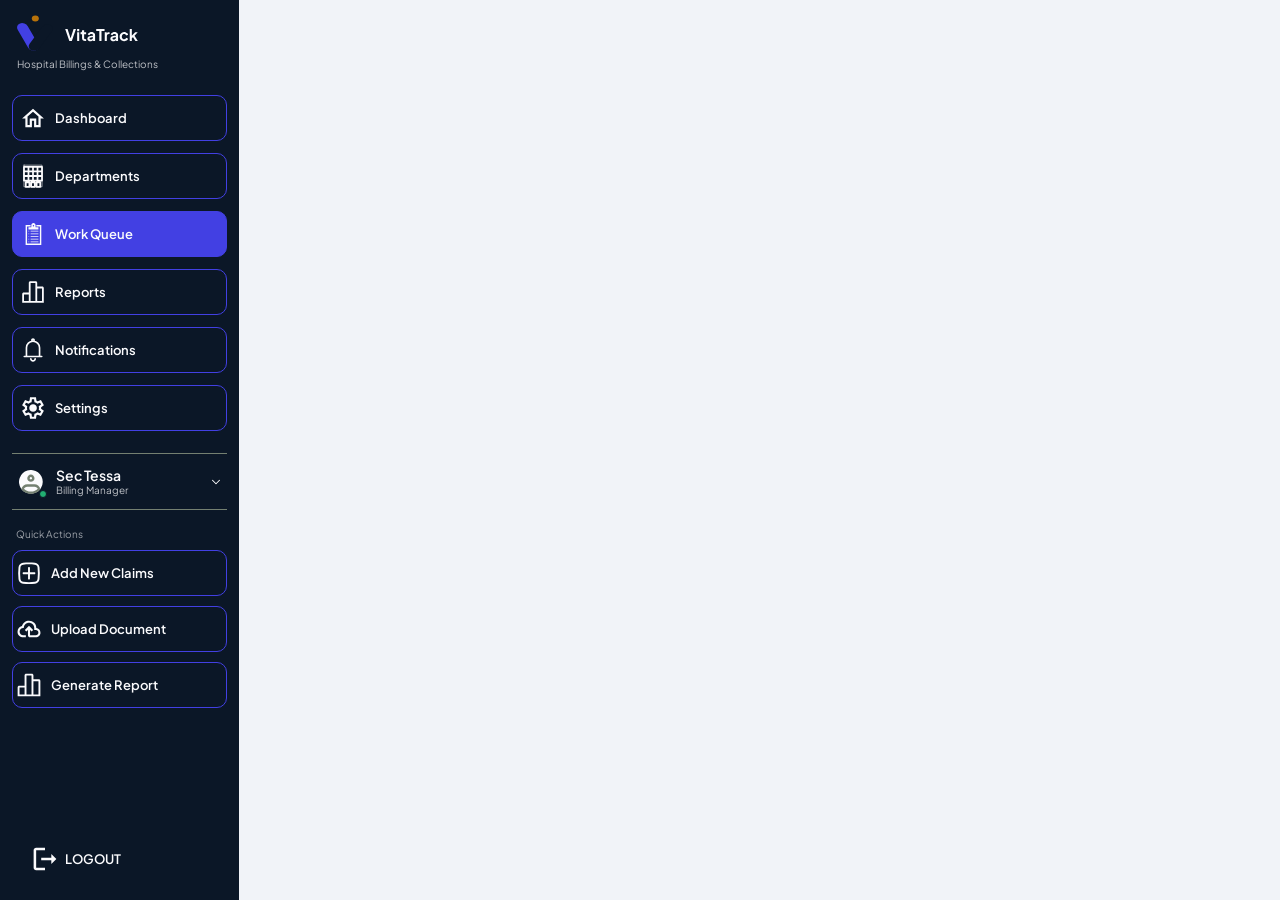
<file: sidebar.html>
<!DOCTYPE html>
<html lang="en">
<head>
<meta charset="UTF-8">
<meta name="viewport" content="width=device-width, initial-scale=1.0">
<title>VitaTrack — Work Queue</title>
<link rel="icon" type="image/svg+xml" href="data:image/svg+xml,%3Csvg width='64' height='64' viewBox='0 0 64 64' xmlns='http://www.w3.org/2000/svg'%3E%3Crect width='64' height='64' rx='14' fill='%230B1727'/%3E%3Cg transform='translate(12,12)'%3E%3Crect width='17.15' height='49.96' rx='8.575' transform='matrix(0.938967 -0.344008 0.503642 0.863912 0 17.95)' fill='%234240E3'/%3E%3Crect width='16.97' height='50.7' rx='8.485' transform='matrix(0.905947 0.423391 -0.596738 0.802436 48.62 13.73)' fill='%230B1727'/%3E%3Cellipse cx='32.53' cy='7.22' rx='5.63' ry='4.82' fill='%23B8720A'/%3E%3C/g%3E%3C/svg%3E">
<link rel="preconnect" href="https://fonts.googleapis.com">
<link href="https://fonts.googleapis.com/css2?family=Plus+Jakarta+Sans:wght@400;600;700&display=swap" rel="stylesheet">
<style>
:root{
  --sidebar-bg:#0B1727;
  --accent:#4240E3;
  --accent-hover:#3532c4;
  --white:#FBFBFD;
  --page-bg:#F1F3F8;
  --text-dark:#1E293B;
  --stroke:#748071;
  --stroke-light:#E3E4E8;
  --placeholder:#828078;
  --overdue-bg:#EAC1C1;
  --overdue-text:#E43E52;
  --paid-bg:#CDEFDD;
  --paid-text:#21AF72;
  --pending-bg:#FBE7C6;
  --pending-text:#B8720A;
  --thead-bg:#ECECF5;
  --green:#21AF72;
  --radius-sm:4px;
  --radius-md:8px;
  --radius-lg:10px;
  --sidebar-w:239px;
  --topbar-h:67px;
}

*{box-sizing:border-box;}
[hidden]{display:none !important;}
html,body{margin:0;padding:0;}
body{
  font-family:'Plus Jakarta Sans', system-ui, sans-serif;
  background:var(--page-bg);
  color:var(--text-dark);
  -webkit-font-smoothing:antialiased;
}
button{font-family:inherit;cursor:pointer;}
select,input{font-family:inherit;}
svg{display:block;}
.sr-only{position:absolute;width:1px;height:1px;overflow:hidden;clip:rect(0,0,0,0);}

.app{
  display:flex;
  min-height:100vh;
}

/* ================= Sidebar ================= */
.sidebar{
  width:var(--sidebar-w);
  min-width:var(--sidebar-w);
  background:var(--sidebar-bg);
  color:var(--white);
  display:flex;
  flex-direction:column;
  padding:14px 12px 20px;
  position:sticky;
  top:0;
  height:100vh;
  overflow-y:auto;
}

.brand{
  display:flex;
  flex-direction:column;
  align-items:flex-start;
  gap:4px;
  padding:0 3px;
  margin-bottom:24px;
}
.brand-svg{flex:none; width:139px; height:40px;}
.brand-sub{
  font-weight:400;
  font-size:10px;
  line-height:13px;
  color:var(--white);
  opacity:.75;
  max-width:160px;
  padding-left:2px;
}

.nav{
  display:flex;
  flex-direction:column;
  gap:12px;
  margin-bottom:22px;
}
.nav-item{
  display:flex;
  align-items:center;
  gap:10px;
  width:100%;
  padding:10px 8px;
  background:transparent;
  border:1px solid var(--accent);
  border-radius:10px;
  color:var(--white);
  font-size:13px;
  font-weight:600;
  text-align:left;
  text-decoration:none;
  cursor:pointer;
  box-sizing:border-box;
  transition:background .15s ease;
}
.nav-item:hover{background:rgba(66,64,227,.18);}
.nav-item.active{background:var(--accent); border-color:var(--accent);}
.nav-icon{width:24px;height:24px;flex:none;color:var(--white);}

.nav-svg-btn{
  display:block;
  width:100%;
  padding:0;
  margin:0;
  border:none;
  background:transparent;
  border-radius:10px;
  overflow:hidden;
  line-height:0;
  cursor:pointer;
  transition:filter .15s ease, transform .1s ease;
}
.nav-svg-btn svg{display:block; width:100%; height:auto;}
.nav-svg-btn:hover{filter:brightness(1.18);}
.nav-svg-btn.active:hover{filter:brightness(1.08);}
.nav-svg-btn:active{transform:scale(0.99);}

.user-card{
  display:flex;
  align-items:center;
  gap:10px;
  padding:12px 4px;
  border-top:1px solid var(--stroke);
  border-bottom:1px solid var(--stroke);
  margin-bottom:18px;
  cursor:pointer;
}
.user-avatar{
  position:relative;
  width:30px;
  height:30px;
  border-radius:50%;
  display:flex;
  align-items:center;
  justify-content:center;
  color:var(--white);
  flex:none;
}
.user-avatar svg{width:24px;height:24px;}
.status-dot{
  position:absolute;
  bottom:-1px;
  right:-1px;
  width:8px;
  height:8px;
  border-radius:50%;
  background:var(--green);
  border:1.5px solid var(--sidebar-bg);
}
.user-meta{flex:1; min-width:0;}
.user-name{font-size:14px;font-weight:600;line-height:18px;color:var(--white);white-space:nowrap;overflow:hidden;text-overflow:ellipsis;}
.user-role{font-size:10px;font-weight:400;line-height:13px;color:var(--white);opacity:.75;}
.user-caret{width:14px;height:14px;color:var(--white);flex:none;transform:rotate(90deg);}

.quick-actions{margin-bottom:auto; flex:none;}
.quick-actions__label{
  font-size:10px;
  color:var(--white);
  opacity:.6;
  padding:0 4px;
  margin-bottom:10px;
}
.quick-btn{
  display:flex;
  align-items:center;
  gap:10px;
  width:100%;
  padding:10px 4px;
  background:transparent;
  border:1px solid var(--accent);
  border-radius:10px;
  color:var(--white);
  font-size:13px;
  font-weight:600;
  margin-bottom:10px;
  transition:background .15s ease;
}
.quick-btn:hover{background:rgba(66,64,227,.18);}
.quick-btn svg{width:24px;height:24px;flex:none;}

/* SVG quick-action buttons need the same 10px stacking rhythm as .quick-btn */
.quick-actions .nav-svg-btn{margin-bottom:10px;}
.quick-actions .nav-svg-btn:last-of-type{margin-bottom:0;}

.logout-btn-svg{
  display:block;
  width:117px;
  padding:0;
  margin:16px 0 0 3px;
  border:none;
  background:transparent;
  border-radius:10px;
  overflow:hidden;
  line-height:0;
  cursor:pointer;
  flex:none;
  transition:filter .15s ease;
}
.logout-btn-svg svg{display:block; width:100%; height:auto;}
.logout-btn-svg:hover{filter:brightness(1.3);}

/* legacy logout-btn kept for backward compatibility, unused now */
.logout-btn{
  display:flex;
  align-items:center;
  justify-content:center;
  gap:8px;
  padding:9px 8px;
  background:transparent;
  border:none;
  border-radius:10px;
  color:var(--white);
  font-size:13px;
  font-weight:600;
  margin-top:16px;
  width:130px;
  flex:none;
  transition:background .15s ease;
}
.logout-btn:hover{background:rgba(255,255,255,.08);}
.logout-btn svg{width:24px;height:24px;color:var(--white);}

</style>
</head>
<body>

<div class="app">

  <!-- ============ Sidebar ============ -->
  <aside class="sidebar">
    <div class="brand">
      <svg width="139" height="40" viewBox="0 0 139 40" fill="none" xmlns="http://www.w3.org/2000/svg" class="brand-svg">
        <rect width="10.7194" height="31.2252" rx="5.3597" transform="matrix(0.938967 -0.344008 0.503642 0.863912 0 11.2188)" fill="#4240E3"/>
        <rect width="10.608" height="31.6905" rx="5.30402" transform="matrix(0.905947 0.423391 -0.596738 0.802436 30.3896 8.57904)" fill="#0B1727"/>
        <ellipse cx="20.3285" cy="4.51558" rx="3.51841" ry="3.01558" fill="#B8720A"/>
        <path d="M54.336 27L50.176 15.08H52.544L55.808 24.952H55.344L58.608 15.08H60.976L56.832 27H54.336ZM62.1323 27V18.296H64.2283V27H62.1323ZM62.1323 17.32V15.08H64.2283V17.32H62.1323ZM70.1315 27.096C69.1502 27.096 68.3875 26.8293 67.8435 26.296C67.3102 25.752 67.0435 24.9893 67.0435 24.008V20.168H65.5395V18.296H65.6995C66.1262 18.296 66.4568 18.184 66.6915 17.96C66.9262 17.736 67.0435 17.4107 67.0435 16.984V16.312H69.1395V18.296H71.1395V20.168H69.1395V23.896C69.1395 24.184 69.1875 24.4293 69.2835 24.632C69.3902 24.8347 69.5502 24.9893 69.7635 25.096C69.9875 25.2027 70.2702 25.256 70.6115 25.256C70.6862 25.256 70.7715 25.2507 70.8675 25.24C70.9742 25.2293 71.0755 25.2187 71.1715 25.208V27C71.0222 27.0213 70.8515 27.0427 70.6595 27.064C70.4675 27.0853 70.2915 27.096 70.1315 27.096ZM75.3816 27.192C74.7736 27.192 74.2456 27.0907 73.7976 26.888C73.3496 26.6853 73.003 26.3973 72.7576 26.024C72.5123 25.64 72.3896 25.1973 72.3896 24.696C72.3896 24.216 72.4963 23.7893 72.7096 23.416C72.923 23.032 73.2536 22.712 73.7016 22.456C74.1496 22.2 74.715 22.0187 75.3976 21.912L78.2456 21.448V23.048L75.7976 23.464C75.3816 23.5387 75.0723 23.672 74.8696 23.864C74.667 24.056 74.5656 24.3067 74.5656 24.616C74.5656 24.9147 74.6776 25.1547 74.9016 25.336C75.1363 25.5067 75.4243 25.592 75.7656 25.592C76.203 25.592 76.587 25.5013 76.9176 25.32C77.259 25.128 77.5203 24.8667 77.7016 24.536C77.8936 24.2053 77.9896 23.8427 77.9896 23.448V21.208C77.9896 20.8347 77.8403 20.5253 77.5416 20.28C77.2536 20.024 76.8696 19.896 76.3896 19.896C75.9416 19.896 75.5416 20.0187 75.1896 20.264C74.8483 20.4987 74.5976 20.8133 74.4376 21.208L72.7256 20.376C72.8963 19.9173 73.163 19.5227 73.5256 19.192C73.899 18.8507 74.3363 18.584 74.8376 18.392C75.339 18.2 75.883 18.104 76.4696 18.104C77.1843 18.104 77.8136 18.2373 78.3576 18.504C78.9016 18.76 79.323 19.1227 79.6216 19.592C79.931 20.0507 80.0856 20.5893 80.0856 21.208V27H78.1016V25.512L78.5496 25.48C78.3256 25.8533 78.059 26.168 77.7496 26.424C77.4403 26.6693 77.0883 26.8613 76.6936 27C76.299 27.128 75.8616 27.192 75.3816 27.192ZM84.3109 27V17H81.2229V15.08H89.5429V17H86.5029V27H84.3109ZM89.7416 27V18.296H91.7096V20.232L91.5496 19.944C91.7523 19.2933 92.067 18.84 92.4936 18.584C92.931 18.328 93.4536 18.2 94.0616 18.2H94.5736V20.056H93.8216C93.2243 20.056 92.7443 20.2427 92.3816 20.616C92.019 20.9787 91.8376 21.4907 91.8376 22.152V27H89.7416ZM98.366 27.192C97.758 27.192 97.23 27.0907 96.782 26.888C96.334 26.6853 95.9873 26.3973 95.742 26.024C95.4967 25.64 95.374 25.1973 95.374 24.696C95.374 24.216 95.4807 23.7893 95.694 23.416C95.9073 23.032 96.238 22.712 96.686 22.456C97.134 22.2 97.6993 22.0187 98.382 21.912L101.23 21.448V23.048L98.782 23.464C98.366 23.5387 98.0567 23.672 97.854 23.864C97.6513 24.056 97.55 24.3067 97.55 24.616C97.55 24.9147 97.662 25.1547 97.886 25.336C98.1207 25.5067 98.4087 25.592 98.75 25.592C99.1873 25.592 99.5713 25.5013 99.902 25.32C100.243 25.128 100.505 24.8667 100.686 24.536C100.878 24.2053 100.974 23.8427 100.974 23.448V21.208C100.974 20.8347 100.825 20.5253 100.526 20.28C100.238 20.024 99.854 19.896 99.374 19.896C98.926 19.896 98.526 20.0187 98.174 20.264C97.8327 20.4987 97.582 20.8133 97.422 21.208L95.71 20.376C95.8807 19.9173 96.1473 19.5227 96.51 19.192C96.8833 18.8507 97.3207 18.584 97.822 18.392C98.3233 18.2 98.8673 18.104 99.454 18.104C100.169 18.104 100.798 18.2373 101.342 18.504C101.886 18.76 102.307 19.1227 102.606 19.592C102.915 20.0507 103.07 20.5893 103.07 21.208V27H101.086V25.512L101.534 25.48C101.31 25.8533 101.043 26.168 100.734 26.424C100.425 26.6693 100.073 26.8613 99.678 27C99.2833 27.128 98.846 27.192 98.366 27.192ZM109.199 27.192C108.335 27.192 107.557 26.9947 106.863 26.6C106.181 26.1947 105.642 25.6507 105.247 24.968C104.853 24.2747 104.655 23.496 104.655 22.632C104.655 21.768 104.853 20.9947 105.247 20.312C105.642 19.6293 106.181 19.0907 106.863 18.696C107.557 18.3013 108.335 18.104 109.199 18.104C109.818 18.104 110.394 18.216 110.927 18.44C111.461 18.6533 111.919 18.952 112.303 19.336C112.698 19.7093 112.981 20.1573 113.151 20.68L111.311 21.48C111.151 21.0427 110.879 20.6907 110.495 20.424C110.122 20.1573 109.69 20.024 109.199 20.024C108.741 20.024 108.33 20.136 107.967 20.36C107.615 20.584 107.338 20.8933 107.135 21.288C106.933 21.6827 106.831 22.136 106.831 22.648C106.831 23.16 106.933 23.6133 107.135 24.008C107.338 24.4027 107.615 24.712 107.967 24.936C108.33 25.16 108.741 25.272 109.199 25.272C109.701 25.272 110.138 25.1387 110.511 24.872C110.885 24.6053 111.151 24.248 111.311 23.8L113.151 24.632C112.981 25.1227 112.703 25.5653 112.319 25.96C111.935 26.344 111.477 26.648 110.943 26.872C110.41 27.0853 109.829 27.192 109.199 27.192ZM114.742 27V14.888H116.838V22.824L116.038 22.584L120.134 18.296H122.742L119.526 21.8L122.806 27H120.406L117.558 22.488L118.806 22.232L116.182 25.048L116.838 23.768V27H114.742Z" fill="#FBFBFD"/>
      </svg>
      <div class="brand-sub">Hospital Billings &amp; Collections</div>
    </div>

    <nav class="nav" id="mainNav">
      <button class="nav-item" data-nav="dashboard">
        <svg class="nav-icon" viewBox="19 112 22 19" fill="none"><path d="M30 115.69L35 120.19V128H33V122H27V128H25V120.19L30 115.69ZM30 113L20 122H23V130H29V124H31V130H37V122H40" fill="#FBFBFD"/></svg>
        <span>Dashboard</span>
      </button>

      <button class="nav-item" data-nav="departments">
        <svg class="nav-icon" viewBox="19.3 172.75 17.4 20.5" fill="none">
          <path d="M20.2852 173.75H35.7152V192.25H20.2852V173.75Z" stroke="#FBFBFD" stroke-width="0.5" stroke-linecap="round" stroke-linejoin="round"/>
          <path d="M24.1427 183H20.2852L20.2857 186.854H24.1427M24.1427 183V186.854M24.1427 183H28.0002M24.1427 183V179.146M24.1427 183H20.2857L20.2852 179.146H24.1427M24.1427 186.854H28.0002M28.0002 183V186.854M28.0002 183H31.8577M28.0002 183V179.146M28.0002 186.854H31.8577M31.8577 183V186.854M31.8577 183H35.7147M31.8577 183V179.146M31.8577 186.854H35.7147V183M35.7147 183V179.146M24.1427 179.146H28.0002M24.1427 179.146V175.292M24.1427 179.146H20.2857L20.2852 175.292H24.1427M28.0002 179.146H31.8577M28.0002 179.146V175.292M31.8577 179.146H35.7147M31.8577 179.146V175.292M35.7147 179.146V175.292H31.8577M24.1427 175.292H28.0002M28.0002 175.292H31.8577M21.8287 188.396H24.9142V192.25H21.8287V188.396ZM31.0862 188.396H34.1717V192.25H31.0862V188.396ZM26.4572 188.396H29.5432V192.25H26.4572V188.396Z" stroke="#FBFBFD" stroke-width="1.5" stroke-linecap="round" stroke-linejoin="round"/>
        </svg>
        <span>Departments</span>
      </button>

      <a class="nav-item active" href="index.html" data-nav="workqueue">
        <svg class="nav-icon" viewBox="20.5 231 18 26" fill="none"><path d="M30 232C28.6966 232 27.6929 233.087 27.6929 234.388C27.6929 235.64 27.6841 236.736 27.6841 236.736H25.3667C25.3231 236.736 25.2809 236.741 25.2393 236.748H24.5947V238.999H35.4053V236.748H34.7607C34.7191 236.741 34.6769 236.736 34.6333 236.736H32.3159C32.3159 236.736 32.3423 235.744 32.3423 234.395C32.3423 233.143 31.3034 232 30 232ZM21.5039 234.284V256H38.4961V234.284H33.1128V235.857H36.9404V254.424H23.061V235.857H26.8872V234.284H21.5039ZM30 234.313C30.427 234.313 30.772 234.657 30.772 235.082C30.772 235.508 30.427 235.853 30 235.853C29.573 235.853 29.228 235.508 29.228 235.082C29.228 234.657 29.573 234.313 30 234.313ZM24.5947 240.525V241.296H25.3667V240.525H24.5947ZM26.9121 240.54V241.311H35.4053V240.54H26.9121ZM24.5947 243.432V244.202H25.3667V243.432H24.5947ZM26.9121 243.446V244.218H35.4053V243.446H26.9121ZM24.5947 246.338V247.108H25.3667V246.338H24.5947ZM26.9121 246.354V247.124H35.4053V246.354H26.9121ZM24.5947 249.246V250.016H25.3667V249.246H24.5947ZM26.9121 249.262V250.032H35.4053V249.262H26.9121ZM24.5947 252.152V252.922H25.3667V252.152H24.5947ZM26.9121 252.168V252.938H35.4053V252.168H26.9121Z" fill="#FBFBFD"/></svg>
        <span>Work Queue</span>
      </a>

      <a class="nav-item" href="reports.html" data-nav="reports">
        <svg class="nav-icon" viewBox="20 295 20 20" fill="none"><path d="M37.75 300.5H33.5V297.25C33.5 296.56 32.94 296 32.25 296H27.75C27.06 296 26.5 296.56 26.5 297.25V305.5H22.25C21.56 305.5 21 306.06 21 306.75V314H39V301.75C39 301.06 38.44 300.5 37.75 300.5ZM26.5 312.5H22.5V307H26.5V312.5ZM32 312.5H28V297.5H32V312.5ZM37.5 312.5H33.5V302H37.5V312.5Z" fill="#FBFBFD"/></svg>
        <span>Reports</span>
      </a>

      <button class="nav-item" data-nav="notifications">
        <svg class="nav-icon" viewBox="22 361 18 22" fill="none"><path d="M31 364C29.4087 364 27.8826 364.632 26.7574 365.757C25.6321 366.883 25 368.409 25 370V378M31 364C32.5913 364 34.1174 364.632 35.2426 365.757C36.3679 366.883 37 368.409 37 370V378M31 364C31.2652 364 31.5196 363.895 31.7071 363.707C31.8946 363.52 32 363.265 32 363C32 362.735 31.8946 362.48 31.7071 362.293C31.5196 362.105 31.2652 362 31 362C30.7348 362 30.4804 362.105 30.2929 362.293C30.1054 362.48 30 362.735 30 363C30 363.265 30.1054 363.52 30.2929 363.707C30.4804 363.895 30.7348 364 31 364ZM39 378H23M33 380C33 380.53 32.7893 381.039 32.4142 381.414C32.0391 381.789 31.5304 382 31 382C30.4696 382 29.9609 381.789 29.5858 381.414C29.2107 381.039 29 380.53 29 380" stroke="#FBFBFD" stroke-width="1.5" stroke-linecap="round" stroke-linejoin="round"/></svg>
        <span>Notifications</span>
      </button>

      <button class="nav-item" data-nav="settings">
        <svg class="nav-icon" viewBox="19.95 422 22.1 22" fill="none"><path d="M28.2502 443L27.8502 439.8C27.6335 439.717 27.4295 439.617 27.2382 439.5C27.0469 439.383 26.8592 439.258 26.6752 439.125L23.7002 440.375L20.9502 435.625L23.5252 433.675C23.5085 433.558 23.5002 433.446 23.5002 433.338V432.663C23.5002 432.554 23.5085 432.442 23.5252 432.325L20.9502 430.375L23.7002 425.625L26.6752 426.875C26.8585 426.742 27.0502 426.617 27.2502 426.5C27.4502 426.383 27.6502 426.283 27.8502 426.2L28.2502 423H33.7502L34.1502 426.2C34.3669 426.283 34.5712 426.383 34.7632 426.5C34.9552 426.617 35.1425 426.742 35.3252 426.875L38.3002 425.625L41.0502 430.375L38.4752 432.325C38.4919 432.442 38.5002 432.554 38.5002 432.663V433.337C38.5002 433.446 38.4835 433.558 38.4502 433.675L41.0252 435.625L38.2752 440.375L35.3252 439.125C35.1419 439.258 34.9502 439.383 34.7502 439.5C34.5502 439.617 34.3502 439.717 34.1502 439.8L33.7502 443H28.2502ZM30.0002 441H31.9752L32.3252 438.35C32.8419 438.217 33.3212 438.021 33.7632 437.763C34.2052 437.505 34.6092 437.192 34.9752 436.825L37.4502 437.85L38.4252 436.15L36.2752 434.525C36.3585 434.292 36.4169 434.046 36.4502 433.788C36.4835 433.53 36.5002 433.267 36.5002 433C36.5002 432.733 36.4835 432.47 36.4502 432.213C36.4169 431.956 36.3585 431.71 36.2752 431.475L38.4252 429.85L37.4502 428.15L34.9752 429.2C34.6085 428.817 34.2045 428.496 33.7632 428.238C33.3219 427.98 32.8425 427.784 32.3252 427.65L32.0002 425H30.0252L29.6752 427.65C29.1585 427.783 28.6795 427.979 28.2382 428.238C27.7969 428.497 27.3925 428.809 27.0252 429.175L24.5502 428.15L23.5752 429.85L25.7252 431.45C25.6419 431.7 25.5835 431.95 25.5502 432.2C25.5169 432.45 25.5002 432.717 25.5002 433C25.5002 433.267 25.5169 433.525 25.5502 433.775C25.5835 434.025 25.6419 434.275 25.7252 434.525L23.5752 436.15L24.5502 437.85L27.0252 436.8C27.3919 437.183 27.7962 437.504 28.2382 437.763C28.6802 438.022 29.1592 438.217 29.6752 438.35L30.0002 441ZM31.0502 436.5C32.0169 436.5 32.8419 436.158 33.5252 435.475C34.2085 434.792 34.5502 433.967 34.5502 433C34.5502 432.033 34.2085 431.208 33.5252 430.525C32.8419 429.842 32.0169 429.5 31.0502 429.5C30.0669 429.5 29.2375 429.842 28.5622 430.525C27.8869 431.208 27.5495 432.033 27.5502 433C27.5509 433.967 27.8885 434.792 28.5632 435.475C29.2379 436.158 30.0669 436.5 31.0502 436.5Z" fill="#FBFBFD"/></svg>
        <span>Settings</span>
      </button>
    </nav>

    <div class="user-card">
      <div class="user-avatar">
        <svg width="24" height="24" viewBox="0 0 24 24" fill="none" xmlns="http://www.w3.org/2000/svg">
<path opacity="0.16" d="M15.4999 15.4975H8.24994C7.2091 15.4972 6.19597 15.8329 5.36126 16.4547C4.52656 17.0765 3.91487 17.9511 3.61719 18.9485C4.63704 20.1412 5.90345 21.0985 7.32909 21.7543C8.75473 22.4102 10.3057 22.749 11.8749 22.7475C13.4442 22.749 14.9951 22.4102 16.4208 21.7543C17.8464 21.0985 19.1128 20.1412 20.1327 18.9485C19.835 17.9511 19.2233 17.0765 18.3886 16.4547C17.5539 15.8329 16.5408 15.4972 15.4999 15.4975Z" fill="black"/>
<path d="M22.75 11.8725C22.7534 14.0315 22.1113 16.1422 20.9061 17.9335C19.9121 19.4161 18.5681 20.631 16.993 21.4706C15.4178 22.3103 13.66 22.7488 11.875 22.7475C10.09 22.7488 8.33221 22.3103 6.75704 21.4706C5.18186 20.631 3.83787 19.4161 2.84392 17.9335C1.89747 16.5226 1.29472 14.9097 1.08399 13.2239C0.873257 11.5382 1.06041 9.82647 1.63045 8.22607C2.20048 6.62567 3.13754 5.18108 4.3665 4.00811C5.59546 2.83513 7.08214 1.9664 8.70736 1.47155C10.3326 0.976708 12.0511 0.86951 13.7253 1.15856C15.3994 1.4476 16.9825 2.12485 18.3477 3.13601C19.7129 4.14717 20.8222 5.46411 21.5867 6.98127C22.3512 8.49843 22.7496 10.1736 22.75 11.8725Z" fill="#FBFBFD" stroke="#FBFBFD" stroke-width="2"/>
<path d="M13.0837 8.24748C13.0837 8.56795 12.9563 8.8753 12.7297 9.1019C12.5031 9.32851 12.1958 9.45582 11.8753 9.45582V11.8725C12.8367 11.8725 13.7588 11.4906 14.4386 10.8107C15.1184 10.1309 15.5003 9.20889 15.5003 8.24748H13.0837ZM11.8753 9.45582C11.5548 9.45582 11.2475 9.32851 11.0209 9.1019C10.7943 8.8753 10.667 8.56795 10.667 8.24748H8.25032C8.25032 9.20889 8.63224 10.1309 9.31206 10.8107C9.99187 11.4906 10.9139 11.8725 11.8753 11.8725V9.45582ZM10.667 8.24748C10.667 7.92701 10.7943 7.61967 11.0209 7.39306C11.2475 7.16646 11.5548 7.03915 11.8753 7.03915V4.62248C10.9139 4.62248 9.99187 5.0044 9.31206 5.68422C8.63224 6.36404 8.25032 7.28607 8.25032 8.24748H10.667ZM11.8753 7.03915C12.1958 7.03915 12.5031 7.16646 12.7297 7.39306C12.9563 7.61967 13.0837 7.92701 13.0837 8.24748H15.5003C15.5003 7.28607 15.1184 6.36404 14.4386 5.68422C13.7588 5.0044 12.8367 4.62248 11.8753 4.62248V7.03915ZM3.61757 18.9485L2.45878 18.6041L2.27148 19.2361L2.70044 19.7351L3.61757 18.9485ZM20.1331 18.9485L21.0514 19.7351L21.4792 19.2361L21.2919 18.6041L20.1331 18.9485ZM8.25032 16.7058H15.5003V14.2891H8.25032V16.7058ZM8.25032 14.2891C6.94901 14.2887 5.68235 14.7085 4.63882 15.486C3.5953 16.2635 2.83069 17.3571 2.45878 18.6041L4.77515 19.2929C4.99866 18.545 5.45761 17.8892 6.08374 17.4231C6.70987 16.957 7.46974 16.7054 8.25032 16.7058V14.2891ZM11.8753 21.5391C10.4803 21.5407 9.10152 21.2396 7.83418 20.6565C6.56684 20.0734 5.44112 19.2223 4.53469 18.1619L2.70044 19.7351C3.83372 21.0601 5.24082 22.1235 6.82476 22.8522C8.40871 23.5808 10.1318 23.9574 11.8753 23.9558V21.5391ZM15.5003 16.7058C17.14 16.7058 18.5284 17.7957 18.9755 19.2941L21.2919 18.6041C20.92 17.3573 20.1544 16.2638 19.1111 15.4863C18.0678 14.7089 16.8014 14.289 15.5003 14.2891V16.7058ZM19.2159 18.1619C18.3095 19.2223 17.1838 20.0734 15.9165 20.6565C14.6491 21.2396 13.2704 21.5407 11.8753 21.5391V23.9558C13.6188 23.9574 15.3419 23.5808 16.9259 22.8522C18.5098 22.1235 19.9181 21.0601 21.0514 19.7351L19.2159 18.1619Z" fill="#748071"/>
</svg>
        <span class="status-dot"></span>
      </div>
      <div class="user-meta">
        <div class="user-name">Sec Tessa</div>
        <div class="user-role">Billing Manager</div>
      </div>
      <svg class="user-caret" viewBox="0 0 24 24" fill="none"><path d="m9 6 6 6-6 6" stroke="currentColor" stroke-width="1.8" stroke-linecap="round" stroke-linejoin="round"/></svg>
    </div>

    <div class="quick-actions">
      <div class="quick-actions__label">Quick Actions</div>

      <button class="quick-btn" id="btnAddClaim">
        <svg viewBox="19.8 625.4 18.4 18.8" fill="none">
          <path d="M24.0068 635C24.0068 634.801 24.0859 634.61 24.2265 634.47C24.3672 634.329 24.5579 634.25 24.7568 634.25H28.2498V630.757C28.2498 630.558 28.3289 630.367 28.4695 630.227C28.6102 630.086 28.8009 630.007 28.9998 630.007C29.1987 630.007 29.3895 630.086 29.5302 630.227C29.6708 630.367 29.7498 630.558 29.7498 630.757V634.25H33.2428C33.4417 634.25 33.6325 634.329 33.7732 634.47C33.9138 634.61 33.9928 634.801 33.9928 635C33.9928 635.199 33.9138 635.39 33.7732 635.53C33.6325 635.671 33.4417 635.75 33.2428 635.75H29.7498V639.243C29.7498 639.442 29.6708 639.633 29.5302 639.773C29.3895 639.914 29.1987 639.993 28.9998 639.993C28.8009 639.993 28.6102 639.914 28.4695 639.773C28.3289 639.633 28.2498 639.442 28.2498 639.243V635.75H24.7568C24.5579 635.75 24.3672 635.671 24.2265 635.53C24.0859 635.39 24.0068 635.199 24.0068 635Z" fill="#FBFBFD"/>
          <path fill-rule="evenodd" clip-rule="evenodd" d="M24.3172 626.769C27.4296 626.424 30.5707 626.424 33.6832 626.769C35.5102 626.973 36.9852 628.412 37.1992 630.249C37.5692 633.406 37.5692 636.595 37.1992 639.752C36.9842 641.589 35.5092 643.027 33.6832 643.232C30.5707 643.577 27.4296 643.577 24.3172 643.232C22.4902 643.027 21.0152 641.589 20.8012 639.752C20.4328 636.595 20.4328 633.406 20.8012 630.249C21.0152 628.412 22.4912 626.973 24.3172 626.769ZM33.5172 628.259C30.515 627.926 27.4853 627.926 24.4832 628.259C23.9274 628.321 23.4087 628.568 23.0107 628.961C22.6128 629.354 22.359 629.869 22.2902 630.424C21.9345 633.465 21.9345 636.537 22.2902 639.578C22.3592 640.133 22.6131 640.648 23.011 641.041C23.4089 641.433 23.9276 641.68 24.4832 641.742C27.4602 642.074 30.5402 642.074 33.5172 641.742C34.0726 641.68 34.591 641.433 34.9887 641.04C35.3864 640.648 35.6402 640.133 35.7092 639.578C36.0648 636.537 36.0648 633.465 35.7092 630.424C35.64 629.87 35.3861 629.355 34.9884 628.962C34.5907 628.57 34.0724 628.323 33.5172 628.261" fill="#FBFBFD"/>
        </svg>
        <span>Add New Claims</span>
      </button>

      <button class="quick-btn" id="btnUpload">
        <svg viewBox="16.5 687.5 23 17" fill="none"><path d="M22.5 704C20.9833 704 19.6877 703.475 18.613 702.425C17.5383 701.375 17.0007 700.092 17 698.575C17 697.275 17.3917 696.117 18.175 695.1C18.9583 694.083 19.9833 693.433 21.25 693.15C21.6667 691.617 22.5 690.375 23.75 689.425C25 688.475 26.4167 688 28 688C29.95 688 31.6043 688.679 32.963 690.038C34.3217 691.397 35.0007 693.051 35 695C36.15 695.133 37.1043 695.629 37.863 696.488C38.6217 697.347 39.0007 698.351 39 699.5C39 700.75 38.5627 701.813 37.688 702.688C36.8133 703.563 35.7507 704.001 34.5 704H29C28.45 704 27.9793 703.804 27.588 703.413C27.1967 703.022 27.0007 702.551 27 702V696.85L25.4 698.4L24 697L28 693L32 697L30.6 698.4L29 696.85V702H34.5C35.2 702 35.7917 701.758 36.275 701.275C36.7583 700.792 37 700.2 37 699.5C37 698.8 36.7583 698.208 36.275 697.725C35.7917 697.242 35.2 697 34.5 697H33V695C33 693.617 32.5123 692.437 31.537 691.462C30.5617 690.487 29.3827 689.999 28 690C26.6173 690.001 25.4383 690.488 24.463 691.463C23.4877 692.438 23 693.617 23 695H22.5C21.5333 695 20.7083 695.342 20.025 696.025C19.3417 696.708 19 697.533 19 698.5C19 699.467 19.3417 700.292 20.025 700.975C20.7083 701.658 21.5333 702 22.5 702H25V704H22.5Z" fill="#FBFBFD"/></svg>
        <span>Upload Document</span>
      </button>

      <button class="quick-btn" id="btnGenerate">
        <svg viewBox="15.5 747.5 19 19" fill="none"><path d="M32.75 752.5H28.5V749.25C28.5 748.56 27.94 748 27.25 748H22.75C22.06 748 21.5 748.56 21.5 749.25V757.5H17.25C16.56 757.5 16 758.06 16 758.75V766H34V753.75C34 753.06 33.44 752.5 32.75 752.5ZM21.5 764.5H17.5V759H21.5V764.5ZM27 764.5H23V749.5H27V764.5ZM32.5 764.5H28.5V754H32.5V764.5Z" fill="#FBFBFD"/></svg>
        <span>Generate Report</span>
      </button>
    </div>

    <button class="logout-btn" id="btnLogout">
      <svg viewBox="34.5 815.5 19 19" fill="none"><path d="M37 818H44V816H37C35.9 816 35 816.9 35 818V832C35 833.1 35.9 834 37 834H44V832H37V818ZM53 825L49 821V824H41V826H49V829L53 825Z" fill="#FBFBFD"/></svg>
      <span>LOGOUT</span>
    </button>
  </aside>
  </body>
</html>
</file>
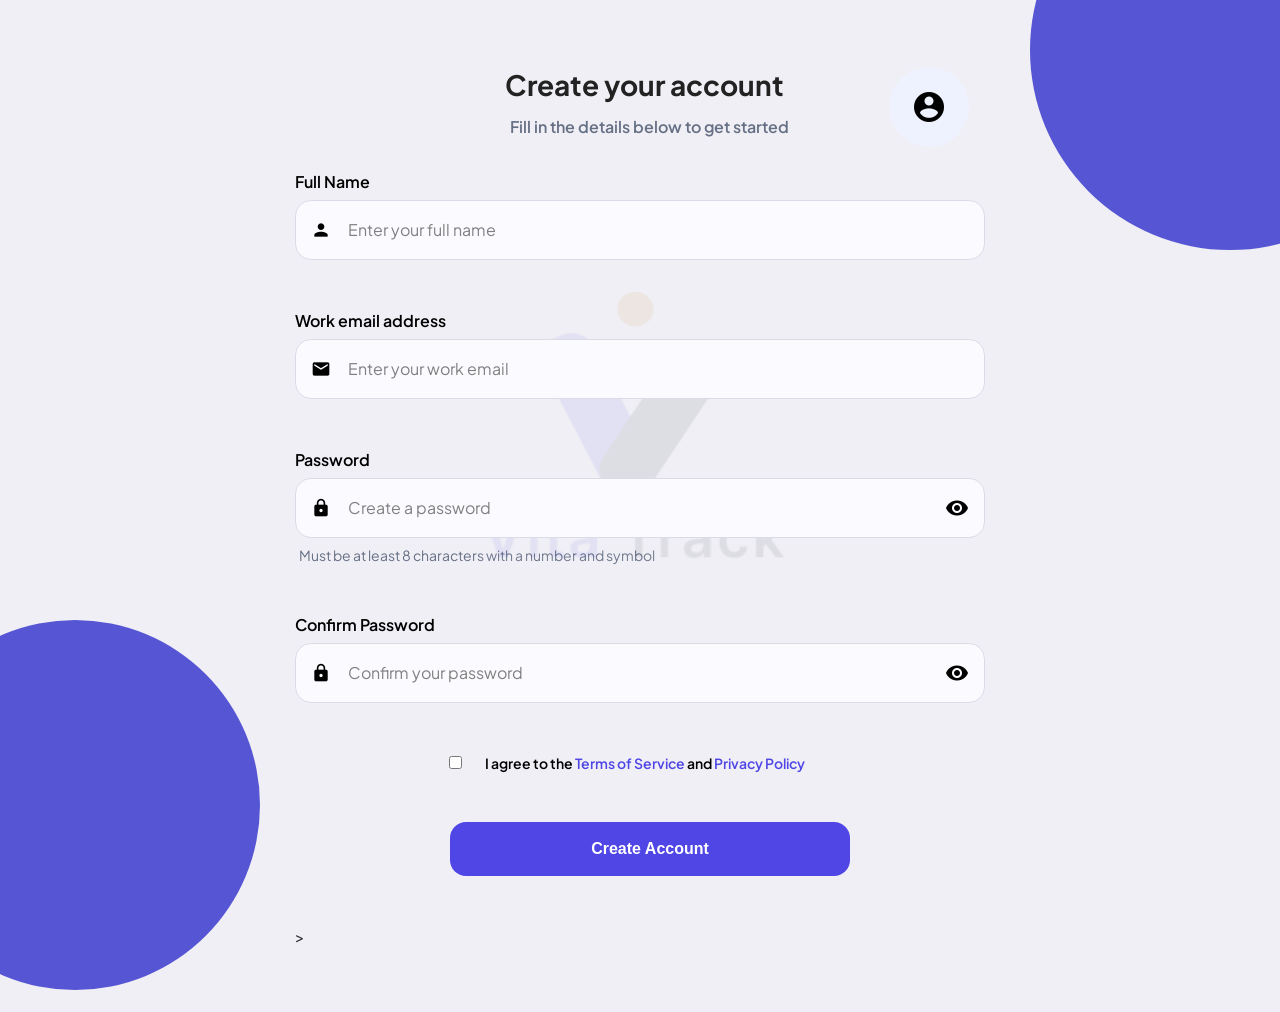
<file: signup.html>
<!doctype html>
<html lang="en">
  <head>
    <meta charset="UTF-8" />
    <meta name="viewport" content="width=device-width, initial-scale=1.0" />
    <meta name="description" content="signup page for Vita Track" />
    <title>VitaTrack - Sign Up</title>
     <link rel="icon" type="image/svg+xml" href="data:image/svg+xml,%3Csvg width='64' height='64' viewBox='0 0 64 64' xmlns='http://www.w3.org/2000/svg'%3E%3Crect width='64' height='64' rx='14' fill='%230B1727'/%3E%3Cg transform='translate(12,12)'%3E%3Crect width='17.15' height='49.96' rx='8.575' transform='matrix(0.938967 -0.344008 0.503642 0.863912 0 17.95)' fill='%234240E3'/%3E%3Crect width='16.97' height='50.7' rx='8.485' transform='matrix(0.905947 0.423391 -0.596738 0.802436 48.62 13.73)' fill='%230B1727'/%3E%3Cellipse cx='32.53' cy='7.22' rx='5.63' ry='4.82' fill='%23B8720A'/%3E%3C/g%3E%3C/svg%3E">
<link rel="preconnect" href="https://fonts.googleapis.com">
    <link rel="preconnect" href="https://fonts.googleapis.com" />
    <link rel="preconnect" href="https://fonts.gstatic.com" crossorigin />
    <link
      rel="stylesheet"
      href="https://fonts.googleapis.com/css2?family=Plus+Jakarta+Sans:wght@400;500;600;700&display=swap"
    />
    <link
      rel="stylesheet"
      href="https://fonts.googleapis.com/icon?family=Material+Icons"
    />
    <link rel="stylesheet" href="signup.css" />
  </head>
  <body>
    <div class="page-shell">
      <div class="signup-card">
        <div class="signup-header">
          <div class="title-row">
            <div>
              <h1>Create your account</h1>
              <p>Fill in the details below to get started</p>
            </div>
            <div class="header-badge">
              <span class="material-icons">account_circle</span>
            </div>
          </div>
        </div>

        <form
          class="signup-form"
          method="POST"
          onsubmit="
            event.preventDefault();
            handleSignup();
          "
        >
          <div class="field">
            <label class="field-label">Full Name</label>
            <div class="input-group">
              <span class="input-icon material-icons">person</span>
              <input
                type="text"
                placeholder="Enter your full name"
                name="name"
                required
              />
            </div>
          </div>

          <div class="field">
            <label class="field-label">Work email address</label>
            <div class="input-group">
              <span class="input-icon material-icons">email</span>
              <input
                type="email"
                placeholder="Enter your work email"
                name="email"
                required
              />
            </div>
          </div>

          <div class="field">
            <label class="field-label">Password</label>
            <div class="input-group">
              <span class="input-icon material-icons">lock</span>
              <input
                type="password"
                placeholder="Create a password"
                name="password"
                required
              />
              <button
                type="button"
                class="toggle-icon"
                aria-label="Show password"
              >
                <span class="material-icons">visibility</span>
              </button>
            </div>
            <p class="helper-text">
              Must be at least 8 characters with a number and symbol
            </p>
          </div>

          <div class="field">
            <label class="field-label">Confirm Password</label>
            <div class="input-group">
              <span class="input-icon material-icons">lock</span>
              <input
                type="password"
                placeholder="Confirm your password"
                name="confirmPassword"
                required
              />
              <button
                type="button"
                class="toggle-icon"
                aria-label="Show password"
              >
                <span class="material-icons">visibility</span>
              </button>
            </div>
          </div>

          <label class="checkbox-row">
            <input type="checkbox" />
            <span
              >I agree to the <a href="#">Terms of Service</a> and
              <a href="#">Privacy Policy</a></span
            >
          </label>

          <button class="submit-btn" type="submit">Create Account</button>

          >
        </form>
      </div>
    </div>
    <script src="signup.js"></script>
  </body>
</html>
</file>
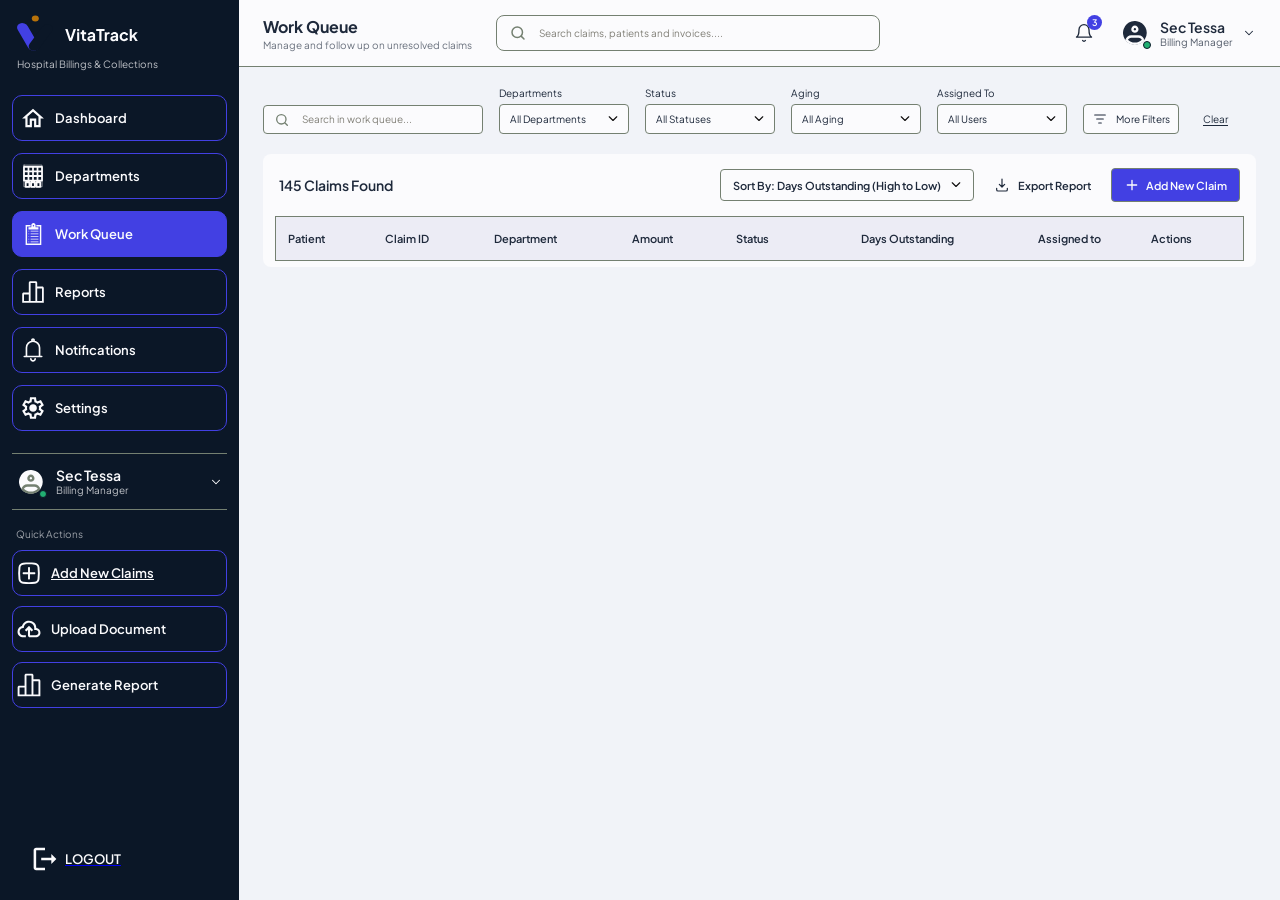
<file: work queue.html>
<!DOCTYPE html>
<html lang="en">
<head>
<meta charset="UTF-8">
<meta name="viewport" content="width=device-width, initial-scale=1.0">
<title>VitaTrack — Work Queue</title>
<link rel="icon" type="image/svg+xml" href="data:image/svg+xml,%3Csvg width='64' height='64' viewBox='0 0 64 64' xmlns='http://www.w3.org/2000/svg'%3E%3Crect width='64' height='64' rx='14' fill='%230B1727'/%3E%3Cg transform='translate(12,12)'%3E%3Crect width='17.15' height='49.96' rx='8.575' transform='matrix(0.938967 -0.344008 0.503642 0.863912 0 17.95)' fill='%234240E3'/%3E%3Crect width='16.97' height='50.7' rx='8.485' transform='matrix(0.905947 0.423391 -0.596738 0.802436 48.62 13.73)' fill='%230B1727'/%3E%3Cellipse cx='32.53' cy='7.22' rx='5.63' ry='4.82' fill='%23B8720A'/%3E%3C/g%3E%3C/svg%3E">
<link rel="preconnect" href="https://fonts.googleapis.com">
<link href="https://fonts.googleapis.com/css2?family=Plus+Jakarta+Sans:wght@400;600;700&display=swap" rel="stylesheet">
<style>
:root{
  --sidebar-bg:#0B1727;
  --accent:#4240E3;
  --accent-hover:#3532c4;
  --white:#FBFBFD;
  --page-bg:#F1F3F8;
  --text-dark:#1E293B;
  --stroke:#748071;
  --stroke-light:#E3E4E8;
  --placeholder:#828078;
  --overdue-bg:#EAC1C1;
  --overdue-text:#E43E52;
  --paid-bg:#CDEFDD;
  --paid-text:#21AF72;
  --pending-bg:#FBE7C6;
  --pending-text:#B8720A;
  --thead-bg:#ECECF5;
  --green:#21AF72;
  --radius-sm:4px;
  --radius-md:8px;
  --radius-lg:10px;
  --sidebar-w:239px;
  --topbar-h:67px;
}

*{box-sizing:border-box;}
[hidden]{display:none !important;}
html,body{margin:0;padding:0;}
body{
  font-family:'Plus Jakarta Sans', system-ui, sans-serif;
  background:var(--page-bg);
  color:var(--text-dark);
  -webkit-font-smoothing:antialiased;
}
button{font-family:inherit;cursor:pointer;}
select,input{font-family:inherit;}
svg{display:block;}
.sr-only{position:absolute;width:1px;height:1px;overflow:hidden;clip:rect(0,0,0,0);}

.app{
  display:flex;
  min-height:100vh;
}

/* ================= Sidebar ================= */
.sidebar{
  width:var(--sidebar-w);
  min-width:var(--sidebar-w);
  background:var(--sidebar-bg);
  color:var(--white);
  display:flex;
  flex-direction:column;
  padding:14px 12px 20px;
  position:sticky;
  top:0;
  height:100vh;
  overflow-y:auto;
}

.brand{
  display:flex;
  flex-direction:column;
  align-items:flex-start;
  gap:4px;
  padding:0 3px;
  margin-bottom:24px;
}
.brand-svg{flex:none; width:139px; height:40px;}
.brand-sub{
  font-weight:400;
  font-size:10px;
  line-height:13px;
  color:var(--white);
  opacity:.75;
  max-width:160px;
  padding-left:2px;
}

.nav{
  display:flex;
  flex-direction:column;
  gap:12px;
  margin-bottom:22px;
}
.nav-item{
  display:flex;
  align-items:center;
  gap:10px;
  width:100%;
  padding:10px 8px;
  background:transparent;
  border:1px solid var(--accent);
  border-radius:10px;
  color:var(--white);
  font-size:13px;
  font-weight:600;
  text-align:left;
  text-decoration:none;
  cursor:pointer;
  box-sizing:border-box;
  transition:background .15s ease;
}
.nav-item:hover{background:rgba(66,64,227,.18);}
.nav-item.active{background:var(--accent); border-color:var(--accent);}
.nav-icon{width:24px;height:24px;flex:none;color:var(--white);}

.nav-svg-btn{
  display:block;
  width:100%;
  padding:0;
  margin:0;
  border:none;
  background:transparent;
  border-radius:10px;
  overflow:hidden;
  line-height:0;
  cursor:pointer;
  transition:filter .15s ease, transform .1s ease;
}
.nav-svg-btn svg{display:block; width:100%; height:auto;}
.nav-svg-btn:hover{filter:brightness(1.18);}
.nav-svg-btn.active:hover{filter:brightness(1.08);}
.nav-svg-btn:active{transform:scale(0.99);}

.user-card{
  display:flex;
  align-items:center;
  gap:10px;
  padding:12px 4px;
  border-top:1px solid var(--stroke);
  border-bottom:1px solid var(--stroke);
  margin-bottom:18px;
  cursor:pointer;
}
.user-avatar{
  position:relative;
  width:30px;
  height:30px;
  border-radius:50%;
  display:flex;
  align-items:center;
  justify-content:center;
  color:var(--white);
  flex:none;
}
.user-avatar svg{width:24px;height:24px;}
.status-dot{
  position:absolute;
  bottom:-1px;
  right:-1px;
  width:8px;
  height:8px;
  border-radius:50%;
  background:var(--green);
  border:1.5px solid var(--sidebar-bg);
}
.user-meta{flex:1; min-width:0;}
.user-name{font-size:14px;font-weight:600;line-height:18px;color:var(--white);white-space:nowrap;overflow:hidden;text-overflow:ellipsis;}
.user-role{font-size:10px;font-weight:400;line-height:13px;color:var(--white);opacity:.75;}
.user-caret{width:14px;height:14px;color:var(--white);flex:none;transform:rotate(90deg);}

.quick-actions{margin-bottom:auto; flex:none;}
.quick-actions__label{
  font-size:10px;
  color:var(--white);
  opacity:.6;
  padding:0 4px;
  margin-bottom:10px;
}
.quick-btn{
  display:flex;
  align-items:center;
  gap:10px;
  width:100%;
  padding:10px 4px;
  background:transparent;
  border:1px solid var(--accent);
  border-radius:10px;
  color:var(--white);
  font-size:13px;
  font-weight:600;
  margin-bottom:10px;
  transition:background .15s ease;
}
.quick-btn:hover{background:rgba(66,64,227,.18);}
.quick-btn svg{width:24px;height:24px;flex:none;}

/* SVG quick-action buttons need the same 10px stacking rhythm as .quick-btn */
.quick-actions .nav-svg-btn{margin-bottom:10px;}
.quick-actions .nav-svg-btn:last-of-type{margin-bottom:0;}

.logout-btn-svg{
  display:block;
  width:117px;
  padding:0;
  margin:16px 0 0 3px;
  border:none;
  background:transparent;
  border-radius:10px;
  overflow:hidden;
  line-height:0;
  cursor:pointer;
  flex:none;
  transition:filter .15s ease;
}
.logout-btn-svg svg{display:block; width:100%; height:auto;}
.logout-btn-svg:hover{filter:brightness(1.3);}

/* legacy logout-btn kept for backward compatibility, unused now */
.logout-btn{
  display:flex;
  align-items:center;
  justify-content:center;
  gap:8px;
  padding:9px 8px;
  background:transparent;
  border:none;
  border-radius:10px;
  color:var(--white);
  font-size:13px;
  font-weight:600;
  margin-top:16px;
  width:130px;
  flex:none;
  transition:background .15s ease;
}
.logout-btn:hover{background:rgba(255,255,255,.08);}
.logout-btn svg{width:24px;height:24px;color:var(--white);}

/* ================= Main ================= */
.main{
  flex:1;
  min-width:0;
  display:flex;
  flex-direction:column;
}

.topbar{
  display:flex;
  align-items:center;
  gap:24px;
  height:var(--topbar-h);
  min-height:var(--topbar-h);
  padding:0 24px;
  background:var(--white);
  border-bottom:0.4px solid var(--stroke);
  position:sticky;
  top:0;
  z-index:5;
}
.topbar__title h1{
  font-size:16px;
  font-weight:700;
  margin:0;
  color:var(--text-dark);
  white-space:nowrap;
}
.topbar__title p{
  font-size:10px;
  margin:2px 0 0;
  color:var(--text-dark);
  opacity:.65;
  white-space:nowrap;
}
.topbar__search{
  flex:1;
  max-width:384px;
  display:flex;
  align-items:center;
  gap:10px;
  padding:8px 12px;
  border:1px solid var(--stroke);
  border-radius:8px;
}
.topbar__search svg{width:18px;height:18px;color:var(--stroke);flex:none;}
.topbar__search input{
  border:none;
  outline:none;
  width:100%;
  font-size:10px;
  line-height:13px;
  color:var(--text-dark);
  background:transparent;
}
.topbar__search input::placeholder{color:var(--placeholder);}

.topbar__actions{
  display:flex;
  align-items:center;
  gap:20px;
  margin-left:auto;
}
.icon-btn{
  position:relative;
  background:transparent;
  border:none;
  width:32px;
  height:32px;
  display:flex;
  align-items:center;
  justify-content:center;
  color:var(--text-dark);
}
.icon-btn svg{width:22px;height:22px;}
.icon-btn .badge{
  position:absolute;
  top:-2px;
  right:-2px;
  background:var(--accent);
  color:var(--white);
  font-size:9px;
  font-weight:600;
  min-width:15px;
  height:15px;
  border-radius:8px;
  display:flex;
  align-items:center;
  justify-content:center;
  padding:0 3px;
}

.user-card--light{
  border:none;
  padding:0;
  margin:0;
}
.user-card--light .user-name,
.user-card--light .user-role{color:var(--text-dark);}
.user-avatar--dark{background:transparent;color:var(--text-dark);}
.user-caret--dark{color:var(--text-dark);}

/* ================= Filter bar ================= */
.filterbar{
  display:flex;
  align-items:flex-end;
  gap:16px;
  padding:20px 24px 0;
  flex-wrap:wrap;
}
.filterbar__search{
  display:flex;
  align-items:center;
  gap:10px;
  padding:8px 10px;
  border:1px solid var(--stroke);
  border-radius:4px;
  background:var(--white);
  width:220px;
  height:29px;
}
.filterbar__search svg{width:16px;height:16px;color:var(--stroke);flex:none;}
.filterbar__search input{
  border:none;
  outline:none;
  background:transparent;
  font-size:10px;
  line-height:13px;
  width:100%;
  color:var(--text-dark);
}
.filterbar__search input::placeholder{color:var(--placeholder);}

.filterbar__field{
  display:flex;
  flex-direction:column;
  gap:4px;
}
.filterbar__field label{
  font-size:10px;
  line-height:13px;
  color:var(--text-dark);
}
.filterbar__field select{
  appearance:none;
  -webkit-appearance:none;
  background:var(--white) url("data:image/svg+xml;utf8,<svg xmlns='http://www.w3.org/2000/svg' viewBox='0 0 12 8'><path d='M1 1l5 5 5-5' stroke='%230F0E0E' stroke-width='1.5' fill='none' stroke-linecap='round' stroke-linejoin='round'/></svg>") no-repeat right 10px center;
  background-size:10px 6px;
  border:0.4px solid var(--stroke);
  border-radius:4px;
  padding:8px 26px 8px 10px;
  font-size:10px;
  line-height:13px;
  color:var(--text-dark);
  min-width:130px;
  height:30px;
}

.filterbar__more{
  display:flex;
  align-items:center;
  gap:8px;
  padding:8px;
  background:var(--white);
  border:0.4px solid var(--stroke);
  border-radius:4px;
  font-size:10px;
  line-height:13px;
  color:var(--text-dark);
  height:30px;
  white-space:nowrap;
}
.filterbar__more svg{width:16px;height:16px;}

.filterbar__clear{
  background:transparent;
  border:none;
  font-size:10px;
  line-height:13px;
  color:var(--text-dark);
  padding:8px;
  text-decoration:underline;
  text-underline-offset:2px;
}
.filterbar__clear:hover{color:var(--accent);}

/* ================= Table card ================= */
.table-card{
  margin:20px 24px 24px;
  background:var(--white);
  border-radius:8px;

  padding:14px 12px 6px;
}
.table-card__header{
  display:flex;
  align-items:center;
  justify-content:space-between;
  gap:16px;
  padding:0 4px 14px;
  flex-wrap:wrap;
}
.results-count{
  font-size:14px;
  font-weight:600;
}
.table-card__toolbar{
  display:flex;
  align-items:center;
  gap:16px;
  flex-wrap:wrap;
}
.sortby select{
  appearance:none;
  -webkit-appearance:none;
  background:var(--white) url("data:image/svg+xml;utf8,<svg xmlns='http://www.w3.org/2000/svg' viewBox='0 0 12 8'><path d='M1 1l5 5 5-5' stroke='%230F0E0E' stroke-width='1.5' fill='none' stroke-linecap='round' stroke-linejoin='round'/></svg>") no-repeat right 12px center;
  background-size:10px 6px;
  border:0.4px solid var(--stroke);
  border-radius:4px;
  padding:8px 32px 8px 12px;
  font-size:11px;
  line-height:15px;
  font-weight:600;
  color:var(--text-dark);
  height:32px;
}
.btn-ghost{
  display:flex;
  align-items:center;
  gap:8px;
  background:transparent;
  border:none;
  font-size:11px;
  font-weight:600;
  color:var(--text-dark);
  padding:6px 4px;
}
.btn-ghost svg{width:16px;height:16px;}
.btn-ghost:hover{color:var(--accent);}

.btn-primary{
  display:flex;
  align-items:center;
  gap:6px;
  background:var(--accent);
  border:0.4px solid var(--stroke);
  border-radius:4px;
  color:var(--white);
  font-size:11px;
  font-weight:600;
  padding:8px 12px;
  transition:background .15s ease;
}
.btn-primary:hover{background:var(--accent-hover);}
.btn-primary svg{width:16px;height:16px;}

.table-wrap{overflow-x:auto;}
.claims-table{
  width:100%;
  border-collapse:collapse;
  min-width:900px;
}
.claims-table thead tr{
  background:var(--thead-bg);
  border:0.4px solid var(--stroke);
  border-radius:12px 12px 0 0;
}
.claims-table thead th{
  text-align:left;
  font-size:11px;
  line-height:15px;
  font-weight:600;
  padding:14px 12px;
  color:var(--text-dark);
  white-space:nowrap;
}
.claims-table thead th.text-center{text-align:center;}
.claims-table tbody td{
  padding:10px 12px;
  font-size:10px;
  line-height:13px;
  border-bottom:0.4px solid var(--stroke-light);
  white-space:nowrap;
}
.claims-table tbody tr:hover{background:#FAFAFD;}
.claims-table tbody tr:last-child td{border-bottom:none;}
.td-center{text-align:center;}

.status-pill{
  display:inline-flex;
  align-items:center;
  justify-content:center;
  padding:4px 10px;
  border-radius:4px;
  font-size:10px;
  line-height:13px;
  font-weight:500;
  white-space:nowrap;
}
.status-pill.overdue{background:var(--overdue-bg);color:var(--overdue-text);}
.status-pill.paid{background:var(--paid-bg);color:var(--paid-text);}
.status-pill.pending{background:var(--pending-bg);color:var(--pending-text);}

.row-actions{
  background:transparent;
  border:none;
  width:28px;
  height:28px;
  display:flex;
  align-items:center;
  justify-content:center;
  color:var(--text-dark);
  border-radius:6px;
}
.row-actions:hover{background:var(--page-bg);}
.row-actions svg{width:18px;height:18px;}

.empty-state{
  display:flex;
  flex-direction:column;
  align-items:center;
  gap:10px;
  padding:60px 0;
  color:var(--text-dark);
  opacity:.75;
}

/* ================= Row menu ================= */
.row-menu{
  position:fixed;
  background:var(--white);
  border:1px solid var(--stroke-light);
  border-radius:8px;
  box-shadow:0 8px 24px rgba(15,23,42,.14);
  padding:6px;
  min-width:150px;
  z-index:50;
}
.row-menu button{
  display:block;
  width:100%;
  text-align:left;
  padding:8px 10px;
  background:transparent;
  border:none;
  border-radius:6px;
  font-size:13px;
  color:var(--text-dark);
}
.row-menu button:hover{background:var(--page-bg);}

/* ================= Responsiveness. at least this code is, but your babe is not ================= */
@media (max-width: 1024px){
  .sidebar{position:fixed; left:-260px; z-index:40; transition:left .2s ease;}
  .sidebar.open{left:0;}
  .topbar{padding:0 16px;}
  .filterbar{padding:16px 16px 0;}
  .table-card{margin:16px;}
}

</style>
</head>
<body>

<div class="app">

  <!-- ============ Sidebar ============ -->
  <aside class="sidebar">
    <div class="brand">
      <svg width="139" height="40" viewBox="0 0 139 40" fill="none" xmlns="http://www.w3.org/2000/svg" class="brand-svg">
        <rect width="10.7194" height="31.2252" rx="5.3597" transform="matrix(0.938967 -0.344008 0.503642 0.863912 0 11.2188)" fill="#4240E3"/>
        <rect width="10.608" height="31.6905" rx="5.30402" transform="matrix(0.905947 0.423391 -0.596738 0.802436 30.3896 8.57904)" fill="#0B1727"/>
        <ellipse cx="20.3285" cy="4.51558" rx="3.51841" ry="3.01558" fill="#B8720A"/>
        <path d="M54.336 27L50.176 15.08H52.544L55.808 24.952H55.344L58.608 15.08H60.976L56.832 27H54.336ZM62.1323 27V18.296H64.2283V27H62.1323ZM62.1323 17.32V15.08H64.2283V17.32H62.1323ZM70.1315 27.096C69.1502 27.096 68.3875 26.8293 67.8435 26.296C67.3102 25.752 67.0435 24.9893 67.0435 24.008V20.168H65.5395V18.296H65.6995C66.1262 18.296 66.4568 18.184 66.6915 17.96C66.9262 17.736 67.0435 17.4107 67.0435 16.984V16.312H69.1395V18.296H71.1395V20.168H69.1395V23.896C69.1395 24.184 69.1875 24.4293 69.2835 24.632C69.3902 24.8347 69.5502 24.9893 69.7635 25.096C69.9875 25.2027 70.2702 25.256 70.6115 25.256C70.6862 25.256 70.7715 25.2507 70.8675 25.24C70.9742 25.2293 71.0755 25.2187 71.1715 25.208V27C71.0222 27.0213 70.8515 27.0427 70.6595 27.064C70.4675 27.0853 70.2915 27.096 70.1315 27.096ZM75.3816 27.192C74.7736 27.192 74.2456 27.0907 73.7976 26.888C73.3496 26.6853 73.003 26.3973 72.7576 26.024C72.5123 25.64 72.3896 25.1973 72.3896 24.696C72.3896 24.216 72.4963 23.7893 72.7096 23.416C72.923 23.032 73.2536 22.712 73.7016 22.456C74.1496 22.2 74.715 22.0187 75.3976 21.912L78.2456 21.448V23.048L75.7976 23.464C75.3816 23.5387 75.0723 23.672 74.8696 23.864C74.667 24.056 74.5656 24.3067 74.5656 24.616C74.5656 24.9147 74.6776 25.1547 74.9016 25.336C75.1363 25.5067 75.4243 25.592 75.7656 25.592C76.203 25.592 76.587 25.5013 76.9176 25.32C77.259 25.128 77.5203 24.8667 77.7016 24.536C77.8936 24.2053 77.9896 23.8427 77.9896 23.448V21.208C77.9896 20.8347 77.8403 20.5253 77.5416 20.28C77.2536 20.024 76.8696 19.896 76.3896 19.896C75.9416 19.896 75.5416 20.0187 75.1896 20.264C74.8483 20.4987 74.5976 20.8133 74.4376 21.208L72.7256 20.376C72.8963 19.9173 73.163 19.5227 73.5256 19.192C73.899 18.8507 74.3363 18.584 74.8376 18.392C75.339 18.2 75.883 18.104 76.4696 18.104C77.1843 18.104 77.8136 18.2373 78.3576 18.504C78.9016 18.76 79.323 19.1227 79.6216 19.592C79.931 20.0507 80.0856 20.5893 80.0856 21.208V27H78.1016V25.512L78.5496 25.48C78.3256 25.8533 78.059 26.168 77.7496 26.424C77.4403 26.6693 77.0883 26.8613 76.6936 27C76.299 27.128 75.8616 27.192 75.3816 27.192ZM84.3109 27V17H81.2229V15.08H89.5429V17H86.5029V27H84.3109ZM89.7416 27V18.296H91.7096V20.232L91.5496 19.944C91.7523 19.2933 92.067 18.84 92.4936 18.584C92.931 18.328 93.4536 18.2 94.0616 18.2H94.5736V20.056H93.8216C93.2243 20.056 92.7443 20.2427 92.3816 20.616C92.019 20.9787 91.8376 21.4907 91.8376 22.152V27H89.7416ZM98.366 27.192C97.758 27.192 97.23 27.0907 96.782 26.888C96.334 26.6853 95.9873 26.3973 95.742 26.024C95.4967 25.64 95.374 25.1973 95.374 24.696C95.374 24.216 95.4807 23.7893 95.694 23.416C95.9073 23.032 96.238 22.712 96.686 22.456C97.134 22.2 97.6993 22.0187 98.382 21.912L101.23 21.448V23.048L98.782 23.464C98.366 23.5387 98.0567 23.672 97.854 23.864C97.6513 24.056 97.55 24.3067 97.55 24.616C97.55 24.9147 97.662 25.1547 97.886 25.336C98.1207 25.5067 98.4087 25.592 98.75 25.592C99.1873 25.592 99.5713 25.5013 99.902 25.32C100.243 25.128 100.505 24.8667 100.686 24.536C100.878 24.2053 100.974 23.8427 100.974 23.448V21.208C100.974 20.8347 100.825 20.5253 100.526 20.28C100.238 20.024 99.854 19.896 99.374 19.896C98.926 19.896 98.526 20.0187 98.174 20.264C97.8327 20.4987 97.582 20.8133 97.422 21.208L95.71 20.376C95.8807 19.9173 96.1473 19.5227 96.51 19.192C96.8833 18.8507 97.3207 18.584 97.822 18.392C98.3233 18.2 98.8673 18.104 99.454 18.104C100.169 18.104 100.798 18.2373 101.342 18.504C101.886 18.76 102.307 19.1227 102.606 19.592C102.915 20.0507 103.07 20.5893 103.07 21.208V27H101.086V25.512L101.534 25.48C101.31 25.8533 101.043 26.168 100.734 26.424C100.425 26.6693 100.073 26.8613 99.678 27C99.2833 27.128 98.846 27.192 98.366 27.192ZM109.199 27.192C108.335 27.192 107.557 26.9947 106.863 26.6C106.181 26.1947 105.642 25.6507 105.247 24.968C104.853 24.2747 104.655 23.496 104.655 22.632C104.655 21.768 104.853 20.9947 105.247 20.312C105.642 19.6293 106.181 19.0907 106.863 18.696C107.557 18.3013 108.335 18.104 109.199 18.104C109.818 18.104 110.394 18.216 110.927 18.44C111.461 18.6533 111.919 18.952 112.303 19.336C112.698 19.7093 112.981 20.1573 113.151 20.68L111.311 21.48C111.151 21.0427 110.879 20.6907 110.495 20.424C110.122 20.1573 109.69 20.024 109.199 20.024C108.741 20.024 108.33 20.136 107.967 20.36C107.615 20.584 107.338 20.8933 107.135 21.288C106.933 21.6827 106.831 22.136 106.831 22.648C106.831 23.16 106.933 23.6133 107.135 24.008C107.338 24.4027 107.615 24.712 107.967 24.936C108.33 25.16 108.741 25.272 109.199 25.272C109.701 25.272 110.138 25.1387 110.511 24.872C110.885 24.6053 111.151 24.248 111.311 23.8L113.151 24.632C112.981 25.1227 112.703 25.5653 112.319 25.96C111.935 26.344 111.477 26.648 110.943 26.872C110.41 27.0853 109.829 27.192 109.199 27.192ZM114.742 27V14.888H116.838V22.824L116.038 22.584L120.134 18.296H122.742L119.526 21.8L122.806 27H120.406L117.558 22.488L118.806 22.232L116.182 25.048L116.838 23.768V27H114.742Z" fill="#FBFBFD"/>
      </svg>
      <div class="brand-sub">Hospital Billings &amp; Collections</div>
    </div>

     <nav class="nav" id="mainNav">
      <a class="nav-item" href="dashboard.html" data-nav="dashboard">
        <svg class="nav-icon" viewBox="19 112 22 19" fill="none"><path d="M30 115.69L35 120.19V128H33V122H27V128H25V120.19L30 115.69ZM30 113L20 122H23V130H29V124H31V130H37V122H40" fill="#FBFBFD"/></svg>
        <span>Dashboard</span>
      </a>

      <a class="nav-item" href="departments.html" data-nav="departments">
        <svg class="nav-icon" viewBox="19.3 172.75 17.4 20.5" fill="none">
          <path d="M20.2852 173.75H35.7152V192.25H20.2852V173.75Z" stroke="#FBFBFD" stroke-width="0.5" stroke-linecap="round" stroke-linejoin="round"/>
          <path d="M24.1427 183H20.2852L20.2857 186.854H24.1427M24.1427 183V186.854M24.1427 183H28.0002M24.1427 183V179.146M24.1427 183H20.2857L20.2852 179.146H24.1427M24.1427 186.854H28.0002M28.0002 183V186.854M28.0002 183H31.8577M28.0002 183V179.146M28.0002 186.854H31.8577M31.8577 183V186.854M31.8577 183H35.7147M31.8577 183V179.146M31.8577 186.854H35.7147V183M35.7147 183V179.146M24.1427 179.146H28.0002M24.1427 179.146V175.292M24.1427 179.146H20.2857L20.2852 175.292H24.1427M28.0002 179.146H31.8577M28.0002 179.146V175.292M31.8577 179.146H35.7147M31.8577 179.146V175.292M35.7147 179.146V175.292H31.8577M24.1427 175.292H28.0002M28.0002 175.292H31.8577M21.8287 188.396H24.9142V192.25H21.8287V188.396ZM31.0862 188.396H34.1717V192.25H31.0862V188.396ZM26.4572 188.396H29.5432V192.25H26.4572V188.396Z" stroke="#FBFBFD" stroke-width="1.5" stroke-linecap="round" stroke-linejoin="round"/>
        </svg>
        <span>Departments</span>
      </a>

      <a class="nav-item active" href="work queue.html" data-nav="workqueue">
        <svg class="nav-icon" viewBox="20.5 231 18 26" fill="none"><path d="M30 232C28.6966 232 27.6929 233.087 27.6929 234.388C27.6929 235.64 27.6841 236.736 27.6841 236.736H25.3667C25.3231 236.736 25.2809 236.741 25.2393 236.748H24.5947V238.999H35.4053V236.748H34.7607C34.7191 236.741 34.6769 236.736 34.6333 236.736H32.3159C32.3159 236.736 32.3423 235.744 32.3423 234.395C32.3423 233.143 31.3034 232 30 232ZM21.5039 234.284V256H38.4961V234.284H33.1128V235.857H36.9404V254.424H23.061V235.857H26.8872V234.284H21.5039ZM30 234.313C30.427 234.313 30.772 234.657 30.772 235.082C30.772 235.508 30.427 235.853 30 235.853C29.573 235.853 29.228 235.508 29.228 235.082C29.228 234.657 29.573 234.313 30 234.313ZM24.5947 240.525V241.296H25.3667V240.525H24.5947ZM26.9121 240.54V241.311H35.4053V240.54H26.9121ZM24.5947 243.432V244.202H25.3667V243.432H24.5947ZM26.9121 243.446V244.218H35.4053V243.446H26.9121ZM24.5947 246.338V247.108H25.3667V246.338H24.5947ZM26.9121 246.354V247.124H35.4053V246.354H26.9121ZM24.5947 249.246V250.016H25.3667V249.246H24.5947ZM26.9121 249.262V250.032H35.4053V249.262H26.9121ZM24.5947 252.152V252.922H25.3667V252.152H24.5947ZM26.9121 252.168V252.938H35.4053V252.168H26.9121Z" fill="#FBFBFD"/></svg>
        <span>Work Queue</span>
      </a>

      <a class="nav-item" href="reports.html" data-nav="reports">
        <svg class="nav-icon" viewBox="20 295 20 20" fill="none"><path d="M37.75 300.5H33.5V297.25C33.5 296.56 32.94 296 32.25 296H27.75C27.06 296 26.5 296.56 26.5 297.25V305.5H22.25C21.56 305.5 21 306.06 21 306.75V314H39V301.75C39 301.06 38.44 300.5 37.75 300.5ZM26.5 312.5H22.5V307H26.5V312.5ZM32 312.5H28V297.5H32V312.5ZM37.5 312.5H33.5V302H37.5V312.5Z" fill="#FBFBFD"/></svg>
        <span>Reports</span>
      </a>

      <a class="nav-item" href="#" data-nav="notifications">
        <svg class="nav-icon" viewBox="22 361 18 22" fill="none"><path d="M31 364C29.4087 364 27.8826 364.632 26.7574 365.757C25.6321 366.883 25 368.409 25 370V378M31 364C32.5913 364 34.1174 364.632 35.2426 365.757C36.3679 366.883 37 368.409 37 370V378M31 364C31.2652 364 31.5196 363.895 31.7071 363.707C31.8946 363.52 32 363.265 32 363C32 362.735 31.8946 362.48 31.7071 362.293C31.5196 362.105 31.2652 362 31 362C30.7348 362 30.4804 362.105 30.2929 362.293C30.1054 362.48 30 362.735 30 363C30 363.265 30.1054 363.52 30.2929 363.707C30.4804 363.895 30.7348 364 31 364ZM39 378H23M33 380C33 380.53 32.7893 381.039 32.4142 381.414C32.0391 381.789 31.5304 382 31 382C30.4696 382 29.9609 381.789 29.5858 381.414C29.2107 381.039 29 380.53 29 380" stroke="#FBFBFD" stroke-width="1.5" stroke-linecap="round" stroke-linejoin="round"/></svg>
        <span>Notifications</span>
      </a>

      <a class="nav-item" href="settings.html" data-nav="settings.html">
        <svg class="nav-icon" viewBox="19.95 422 22.1 22" fill="none"><path d="M28.2502 443L27.8502 439.8C27.6335 439.717 27.4295 439.617 27.2382 439.5C27.0469 439.383 26.8592 439.258 26.6752 439.125L23.7002 440.375L20.9502 435.625L23.5252 433.675C23.5085 433.558 23.5002 433.446 23.5002 433.338V432.663C23.5002 432.554 23.5085 432.442 23.5252 432.325L20.9502 430.375L23.7002 425.625L26.6752 426.875C26.8585 426.742 27.0502 426.617 27.2502 426.5C27.4502 426.383 27.6502 426.283 27.8502 426.2L28.2502 423H33.7502L34.1502 426.2C34.3669 426.283 34.5712 426.383 34.7632 426.5C34.9552 426.617 35.1425 426.742 35.3252 426.875L38.3002 425.625L41.0502 430.375L38.4752 432.325C38.4919 432.442 38.5002 432.554 38.5002 432.663V433.337C38.5002 433.446 38.4835 433.558 38.4502 433.675L41.0252 435.625L38.2752 440.375L35.3252 439.125C35.1419 439.258 34.9502 439.383 34.7502 439.5C34.5502 439.617 34.3502 439.717 34.1502 439.8L33.7502 443H28.2502ZM30.0002 441H31.9752L32.3252 438.35C32.8419 438.217 33.3212 438.021 33.7632 437.763C34.2052 437.505 34.6092 437.192 34.9752 436.825L37.4502 437.85L38.4252 436.15L36.2752 434.525C36.3585 434.292 36.4169 434.046 36.4502 433.788C36.4835 433.53 36.5002 433.267 36.5002 433C36.5002 432.733 36.4835 432.47 36.4502 432.213C36.4169 431.956 36.3585 431.71 36.2752 431.475L38.4252 429.85L37.4502 428.15L34.9752 429.2C34.6085 428.817 34.2045 428.496 33.7632 428.238C33.3219 427.98 32.8425 427.784 32.3252 427.65L32.0002 425H30.0252L29.6752 427.65C29.1585 427.783 28.6795 427.979 28.2382 428.238C27.7969 428.497 27.3925 428.809 27.0252 429.175L24.5502 428.15L23.5752 429.85L25.7252 431.45C25.6419 431.7 25.5835 431.95 25.5502 432.2C25.5169 432.45 25.5002 432.717 25.5002 433C25.5002 433.267 25.5169 433.525 25.5502 433.775C25.5835 434.025 25.6419 434.275 25.7252 434.525L23.5752 436.15L24.5502 437.85L27.0252 436.8C27.3919 437.183 27.7962 437.504 28.2382 437.763C28.6802 438.022 29.1592 438.217 29.6752 438.35L30.0002 441ZM31.0502 436.5C32.0169 436.5 32.8419 436.158 33.5252 435.475C34.2085 434.792 34.5502 433.967 34.5502 433C34.5502 432.033 34.2085 431.208 33.5252 430.525C32.8419 429.842 32.0169 429.5 31.0502 429.5C30.0669 429.5 29.2375 429.842 28.5622 430.525C27.8869 431.208 27.5495 432.033 27.5502 433C27.5509 433.967 27.8885 434.792 28.5632 435.475C29.2379 436.158 30.0669 436.5 31.0502 436.5Z" fill="#FBFBFD"/></svg>
        <span>Settings</span>
      </a>
    </nav>

    <div class="user-card">
      <div class="user-avatar">
        <svg width="24" height="24" viewBox="0 0 24 24" fill="none" xmlns="http://www.w3.org/2000/svg">
<path opacity="0.16" d="M15.4999 15.4975H8.24994C7.2091 15.4972 6.19597 15.8329 5.36126 16.4547C4.52656 17.0765 3.91487 17.9511 3.61719 18.9485C4.63704 20.1412 5.90345 21.0985 7.32909 21.7543C8.75473 22.4102 10.3057 22.749 11.8749 22.7475C13.4442 22.749 14.9951 22.4102 16.4208 21.7543C17.8464 21.0985 19.1128 20.1412 20.1327 18.9485C19.835 17.9511 19.2233 17.0765 18.3886 16.4547C17.5539 15.8329 16.5408 15.4972 15.4999 15.4975Z" fill="black"/>
<path d="M22.75 11.8725C22.7534 14.0315 22.1113 16.1422 20.9061 17.9335C19.9121 19.4161 18.5681 20.631 16.993 21.4706C15.4178 22.3103 13.66 22.7488 11.875 22.7475C10.09 22.7488 8.33221 22.3103 6.75704 21.4706C5.18186 20.631 3.83787 19.4161 2.84392 17.9335C1.89747 16.5226 1.29472 14.9097 1.08399 13.2239C0.873257 11.5382 1.06041 9.82647 1.63045 8.22607C2.20048 6.62567 3.13754 5.18108 4.3665 4.00811C5.59546 2.83513 7.08214 1.9664 8.70736 1.47155C10.3326 0.976708 12.0511 0.86951 13.7253 1.15856C15.3994 1.4476 16.9825 2.12485 18.3477 3.13601C19.7129 4.14717 20.8222 5.46411 21.5867 6.98127C22.3512 8.49843 22.7496 10.1736 22.75 11.8725Z" fill="#FBFBFD" stroke="#FBFBFD" stroke-width="2"/>
<path d="M13.0837 8.24748C13.0837 8.56795 12.9563 8.8753 12.7297 9.1019C12.5031 9.32851 12.1958 9.45582 11.8753 9.45582V11.8725C12.8367 11.8725 13.7588 11.4906 14.4386 10.8107C15.1184 10.1309 15.5003 9.20889 15.5003 8.24748H13.0837ZM11.8753 9.45582C11.5548 9.45582 11.2475 9.32851 11.0209 9.1019C10.7943 8.8753 10.667 8.56795 10.667 8.24748H8.25032C8.25032 9.20889 8.63224 10.1309 9.31206 10.8107C9.99187 11.4906 10.9139 11.8725 11.8753 11.8725V9.45582ZM10.667 8.24748C10.667 7.92701 10.7943 7.61967 11.0209 7.39306C11.2475 7.16646 11.5548 7.03915 11.8753 7.03915V4.62248C10.9139 4.62248 9.99187 5.0044 9.31206 5.68422C8.63224 6.36404 8.25032 7.28607 8.25032 8.24748H10.667ZM11.8753 7.03915C12.1958 7.03915 12.5031 7.16646 12.7297 7.39306C12.9563 7.61967 13.0837 7.92701 13.0837 8.24748H15.5003C15.5003 7.28607 15.1184 6.36404 14.4386 5.68422C13.7588 5.0044 12.8367 4.62248 11.8753 4.62248V7.03915ZM3.61757 18.9485L2.45878 18.6041L2.27148 19.2361L2.70044 19.7351L3.61757 18.9485ZM20.1331 18.9485L21.0514 19.7351L21.4792 19.2361L21.2919 18.6041L20.1331 18.9485ZM8.25032 16.7058H15.5003V14.2891H8.25032V16.7058ZM8.25032 14.2891C6.94901 14.2887 5.68235 14.7085 4.63882 15.486C3.5953 16.2635 2.83069 17.3571 2.45878 18.6041L4.77515 19.2929C4.99866 18.545 5.45761 17.8892 6.08374 17.4231C6.70987 16.957 7.46974 16.7054 8.25032 16.7058V14.2891ZM11.8753 21.5391C10.4803 21.5407 9.10152 21.2396 7.83418 20.6565C6.56684 20.0734 5.44112 19.2223 4.53469 18.1619L2.70044 19.7351C3.83372 21.0601 5.24082 22.1235 6.82476 22.8522C8.40871 23.5808 10.1318 23.9574 11.8753 23.9558V21.5391ZM15.5003 16.7058C17.14 16.7058 18.5284 17.7957 18.9755 19.2941L21.2919 18.6041C20.92 17.3573 20.1544 16.2638 19.1111 15.4863C18.0678 14.7089 16.8014 14.289 15.5003 14.2891V16.7058ZM19.2159 18.1619C18.3095 19.2223 17.1838 20.0734 15.9165 20.6565C14.6491 21.2396 13.2704 21.5407 11.8753 21.5391V23.9558C13.6188 23.9574 15.3419 23.5808 16.9259 22.8522C18.5098 22.1235 19.9181 21.0601 21.0514 19.7351L19.2159 18.1619Z" fill="#748071"/>
</svg>
        <span class="status-dot"></span>
      </div>
      <div class="user-meta">
        <div class="user-name">Sec Tessa</div>
        <div class="user-role">Billing Manager</div>
      </div>
      <svg class="user-caret" viewBox="0 0 24 24" fill="none"><path d="m9 6 6 6-6 6" stroke="currentColor" stroke-width="1.8" stroke-linecap="round" stroke-linejoin="round"/></svg>
    </div>

    <div class="quick-actions">
      <div class="quick-actions__label">Quick Actions</div>

      <a href="claimdetails.html" class="quick-btn">
        <svg viewBox="19.8 625.4 18.4 18.8" fill="none">
          <path d="M24.0068 635C24.0068 634.801 24.0859 634.61 24.2265 634.47C24.3672 634.329 24.5579 634.25 24.7568 634.25H28.2498V630.757C28.2498 630.558 28.3289 630.367 28.4695 630.227C28.6102 630.086 28.8009 630.007 28.9998 630.007C29.1987 630.007 29.3895 630.086 29.5302 630.227C29.6708 630.367 29.7498 630.558 29.7498 630.757V634.25H33.2428C33.4417 634.25 33.6325 634.329 33.7732 634.47C33.9138 634.61 33.9928 634.801 33.9928 635C33.9928 635.199 33.9138 635.39 33.7732 635.53C33.6325 635.671 33.4417 635.75 33.2428 635.75H29.7498V639.243C29.7498 639.442 29.6708 639.633 29.5302 639.773C29.3895 639.914 29.1987 639.993 28.9998 639.993C28.8009 639.993 28.6102 639.914 28.4695 639.773C28.3289 639.633 28.2498 639.442 28.2498 639.243V635.75H24.7568C24.5579 635.75 24.3672 635.671 24.2265 635.53C24.0859 635.39 24.0068 635.199 24.0068 635Z" fill="#FBFBFD"/>
          <path fill-rule="evenodd" clip-rule="evenodd" d="M24.3172 626.769C27.4296 626.424 30.5707 626.424 33.6832 626.769C35.5102 626.973 36.9852 628.412 37.1992 630.249C37.5692 633.406 37.5692 636.595 37.1992 639.752C36.9842 641.589 35.5092 643.027 33.6832 643.232C30.5707 643.577 27.4296 643.577 24.3172 643.232C22.4902 643.027 21.0152 641.589 20.8012 639.752C20.4328 636.595 20.4328 633.406 20.8012 630.249C21.0152 628.412 22.4912 626.973 24.3172 626.769ZM33.5172 628.259C30.515 627.926 27.4853 627.926 24.4832 628.259C23.9274 628.321 23.4087 628.568 23.0107 628.961C22.6128 629.354 22.359 629.869 22.2902 630.424C21.9345 633.465 21.9345 636.537 22.2902 639.578C22.3592 640.133 22.6131 640.648 23.011 641.041C23.4089 641.433 23.9276 641.68 24.4832 641.742C27.4602 642.074 30.5402 642.074 33.5172 641.742C34.0726 641.68 34.591 641.433 34.9887 641.04C35.3864 640.648 35.6402 640.133 35.7092 639.578C36.0648 636.537 36.0648 633.465 35.7092 630.424C35.64 629.87 35.3861 629.355 34.9884 628.962C34.5907 628.57 34.0724 628.323 33.5172 628.261" fill="#FBFBFD"/>
        </svg>
        <span>Add New Claims</span>
     </a>

      <button class="quick-btn" id="btnUpload">
        <svg viewBox="16.5 687.5 23 17" fill="none"><path d="M22.5 704C20.9833 704 19.6877 703.475 18.613 702.425C17.5383 701.375 17.0007 700.092 17 698.575C17 697.275 17.3917 696.117 18.175 695.1C18.9583 694.083 19.9833 693.433 21.25 693.15C21.6667 691.617 22.5 690.375 23.75 689.425C25 688.475 26.4167 688 28 688C29.95 688 31.6043 688.679 32.963 690.038C34.3217 691.397 35.0007 693.051 35 695C36.15 695.133 37.1043 695.629 37.863 696.488C38.6217 697.347 39.0007 698.351 39 699.5C39 700.75 38.5627 701.813 37.688 702.688C36.8133 703.563 35.7507 704.001 34.5 704H29C28.45 704 27.9793 703.804 27.588 703.413C27.1967 703.022 27.0007 702.551 27 702V696.85L25.4 698.4L24 697L28 693L32 697L30.6 698.4L29 696.85V702H34.5C35.2 702 35.7917 701.758 36.275 701.275C36.7583 700.792 37 700.2 37 699.5C37 698.8 36.7583 698.208 36.275 697.725C35.7917 697.242 35.2 697 34.5 697H33V695C33 693.617 32.5123 692.437 31.537 691.462C30.5617 690.487 29.3827 689.999 28 690C26.6173 690.001 25.4383 690.488 24.463 691.463C23.4877 692.438 23 693.617 23 695H22.5C21.5333 695 20.7083 695.342 20.025 696.025C19.3417 696.708 19 697.533 19 698.5C19 699.467 19.3417 700.292 20.025 700.975C20.7083 701.658 21.5333 702 22.5 702H25V704H22.5Z" fill="#FBFBFD"/></svg>
        <span>Upload Document</span>
      </button>

      <button class="quick-btn" id="btnGenerate">
        <svg viewBox="15.5 747.5 19 19" fill="none"><path d="M32.75 752.5H28.5V749.25C28.5 748.56 27.94 748 27.25 748H22.75C22.06 748 21.5 748.56 21.5 749.25V757.5H17.25C16.56 757.5 16 758.06 16 758.75V766H34V753.75C34 753.06 33.44 752.5 32.75 752.5ZM21.5 764.5H17.5V759H21.5V764.5ZM27 764.5H23V749.5H27V764.5ZM32.5 764.5H28.5V754H32.5V764.5Z" fill="#FBFBFD"/></svg>
        <span>Generate Report</span>
      </button>
    </div>

   <a href="login.html">
    <button class="logout-btn" id="btnLogout">
      <svg viewBox="34.5 815.5 19 19" fill="none"><path d="M37 818H44V816H37C35.9 816 35 816.9 35 818V832C35 833.1 35.9 834 37 834H44V832H37V818ZM53 825L49 821V824H41V826H49V829L53 825Z" fill="#FBFBFD"/></svg>
      <span>LOGOUT</span>
    </button>
     </a>
  </aside>

  <!-- ============ Main ============ -->
  <div class="main">

    <!-- Top bar -->
    <header class="topbar">
      <div class="topbar__title">
        <h1>Work Queue</h1>
        <p>Manage and follow up on unresolved claims</p>
      </div>

      <div class="topbar__search">
        <svg viewBox="0 0 24 24" fill="none"><circle cx="11" cy="11" r="7" stroke="currentColor" stroke-width="2"/><path d="m20 20-3.5-3.5" stroke="currentColor" stroke-width="2" stroke-linecap="round"/></svg>
        <input type="text" id="globalSearch" placeholder="Search claims, patients and invoices....">
      </div>

      <div class="topbar__actions">
        <button class="icon-btn" id="btnBell" aria-label="Notifications">
          <svg viewBox="0 0 24 24" fill="none"><path d="M18 8a6 6 0 1 0-12 0c0 7-3 9-3 9h18s-3-2-3-9Z" stroke="currentColor" stroke-width="1.6" stroke-linejoin="round"/><path d="M13.7 21a2 2 0 0 1-3.4 0" stroke="currentColor" stroke-width="1.6" stroke-linecap="round"/></svg>
          <span class="badge">3</span>
        </button>
        <div class="user-card user-card--light">
          <div class="user-avatar user-avatar--dark">
            <svg width="24" height="24" viewBox="0 0 24 24" fill="none" xmlns="http://www.w3.org/2000/svg">
<path opacity="0.16" d="M15.4999 15.4975H8.24994C7.2091 15.4972 6.19597 15.8329 5.36126 16.4547C4.52656 17.0765 3.91487 17.9511 3.61719 18.9485C4.63704 20.1412 5.90345 21.0985 7.32909 21.7543C8.75473 22.4102 10.3057 22.749 11.8749 22.7475C13.4442 22.749 14.9951 22.4102 16.4208 21.7543C17.8464 21.0985 19.1128 20.1412 20.1327 18.9485C19.835 17.9511 19.2233 17.0765 18.3886 16.4547C17.5539 15.8329 16.5408 15.4972 15.4999 15.4975Z" fill="black"/>
<path d="M22.75 11.8725C22.7534 14.0315 22.1113 16.1422 20.9061 17.9335C19.9121 19.4161 18.5681 20.631 16.993 21.4706C15.4178 22.3103 13.66 22.7488 11.875 22.7475C10.09 22.7488 8.33221 22.3103 6.75704 21.4706C5.18186 20.631 3.83787 19.4161 2.84392 17.9335C1.89747 16.5226 1.29472 14.9097 1.08399 13.2239C0.873257 11.5382 1.06041 9.82647 1.63045 8.22607C2.20048 6.62567 3.13754 5.18108 4.3665 4.00811C5.59546 2.83513 7.08214 1.9664 8.70736 1.47155C10.3326 0.976708 12.0511 0.86951 13.7253 1.15856C15.3994 1.4476 16.9825 2.12485 18.3477 3.13601C19.7129 4.14717 20.8222 5.46411 21.5867 6.98127C22.3512 8.49843 22.7496 10.1736 22.75 11.8725Z" fill="#1E293B" stroke="#1E293B" stroke-width="2"/>
<path d="M13.0837 8.24748C13.0837 8.56795 12.9563 8.8753 12.7297 9.1019C12.5031 9.32851 12.1958 9.45582 11.8753 9.45582V11.8725C12.8367 11.8725 13.7588 11.4906 14.4386 10.8107C15.1184 10.1309 15.5003 9.20889 15.5003 8.24748H13.0837ZM11.8753 9.45582C11.5548 9.45582 11.2475 9.32851 11.0209 9.1019C10.7943 8.8753 10.667 8.56795 10.667 8.24748H8.25032C8.25032 9.20889 8.63224 10.1309 9.31206 10.8107C9.99187 11.4906 10.9139 11.8725 11.8753 11.8725V9.45582ZM10.667 8.24748C10.667 7.92701 10.7943 7.61967 11.0209 7.39306C11.2475 7.16646 11.5548 7.03915 11.8753 7.03915V4.62248C10.9139 4.62248 9.99187 5.0044 9.31206 5.68422C8.63224 6.36404 8.25032 7.28607 8.25032 8.24748H10.667ZM11.8753 7.03915C12.1958 7.03915 12.5031 7.16646 12.7297 7.39306C12.9563 7.61967 13.0837 7.92701 13.0837 8.24748H15.5003C15.5003 7.28607 15.1184 6.36404 14.4386 5.68422C13.7588 5.0044 12.8367 4.62248 11.8753 4.62248V7.03915ZM3.61757 18.9485L2.45878 18.6041L2.27148 19.2361L2.70044 19.7351L3.61757 18.9485ZM20.1331 18.9485L21.0514 19.7351L21.4792 19.2361L21.2919 18.6041L20.1331 18.9485ZM8.25032 16.7058H15.5003V14.2891H8.25032V16.7058ZM8.25032 14.2891C6.94901 14.2887 5.68235 14.7085 4.63882 15.486C3.5953 16.2635 2.83069 17.3571 2.45878 18.6041L4.77515 19.2929C4.99866 18.545 5.45761 17.8892 6.08374 17.4231C6.70987 16.957 7.46974 16.7054 8.25032 16.7058V14.2891ZM11.8753 21.5391C10.4803 21.5407 9.10152 21.2396 7.83418 20.6565C6.56684 20.0734 5.44112 19.2223 4.53469 18.1619L2.70044 19.7351C3.83372 21.0601 5.24082 22.1235 6.82476 22.8522C8.40871 23.5808 10.1318 23.9574 11.8753 23.9558V21.5391ZM15.5003 16.7058C17.14 16.7058 18.5284 17.7957 18.9755 19.2941L21.2919 18.6041C20.92 17.3573 20.1544 16.2638 19.1111 15.4863C18.0678 14.7089 16.8014 14.289 15.5003 14.2891V16.7058ZM19.2159 18.1619C18.3095 19.2223 17.1838 20.0734 15.9165 20.6565C14.6491 21.2396 13.2704 21.5407 11.8753 21.5391V23.9558C13.6188 23.9574 15.3419 23.5808 16.9259 22.8522C18.5098 22.1235 19.9181 21.0601 21.0514 19.7351L19.2159 18.1619Z" fill="#FBFBFD"/>
</svg>
            <span class="status-dot"></span>
          </div>
          <div class="user-meta">
            <div class="user-name">Sec Tessa</div>
            <div class="user-role">Billing Manager</div>
          </div>
          <svg class="user-caret user-caret--dark" viewBox="0 0 24 24" fill="none"><path d="m9 6 6 6-6 6" stroke="currentColor" stroke-width="1.8" stroke-linecap="round" stroke-linejoin="round"/></svg>
        </div>
      </div>
    </header>

    <!-- Filter bar -->
    <section class="filterbar">
      <div class="filterbar__search">
        <svg viewBox="0 0 24 24" fill="none"><circle cx="11" cy="11" r="7" stroke="currentColor" stroke-width="2"/><path d="m20 20-3.5-3.5" stroke="currentColor" stroke-width="2" stroke-linecap="round"/></svg>
        <input type="text" id="queueSearch" placeholder="Search in work queue...">
      </div>

      <div class="filterbar__field">
        <label for="filterDept">Departments</label>
        <select id="filterDept">
          <option value="">All Departments</option>
        </select>
      </div>

      <div class="filterbar__field">
        <label for="filterStatus">Status</label>
        <select id="filterStatus">
          <option value="">All Statuses</option>
        </select>
      </div>

      <div class="filterbar__field">
        <label for="filterAging">Aging</label>
        <select id="filterAging">
          <option value="">All Aging</option>
          
        </select>
      </div>

      <div class="filterbar__field">
        <label for="filterAssigned">Assigned To</label>
        <select id="filterAssigned">
          <option value="">All Users</option>
        </select>
      </div>

      <button class="filterbar__more" id="btnMoreFilters">
        <svg viewBox="0 0 24 24" fill="none"><path d="M4 6h16M7 12h10M10 18h4" stroke="currentColor" stroke-width="1.6" stroke-linecap="round"/></svg>
        <span>More Filters</span>
      </button>

      <button class="filterbar__clear" id="btnClear">Clear</button>
    </section>

    <!-- Table card -->
    <section class="table-card">
      <div class="table-card__header">
        <div class="results-count"><span id="resultsCount">145</span> Claims Found</div>

        <div class="table-card__toolbar">
          <div class="sortby">
            <label for="sortBy" class="sr-only">Sort by</label>
            <select id="sortBy">
              <option value="aging-desc">Sort By: Days Outstanding (High to Low)</option>
              <option value="aging-asc">Sort By: Days Outstanding (Low to High)</option>
              <option value="amount-desc">Sort By: Amount (High to Low)</option>
              <option value="amount-asc">Sort By: Amount (Low to High)</option>
              <option value="patient-asc">Sort By: Patient (A–Z)</option>
            </select>
          </div>

          <button class="btn-ghost" id="btnExport">
            <svg viewBox="0 0 24 24" fill="none"><path d="M12 3v12m0 0-4-4m4 4 4-4" stroke="currentColor" stroke-width="1.8" stroke-linecap="round" stroke-linejoin="round"/><path d="M4 17v2a2 2 0 0 0 2 2h12a2 2 0 0 0 2-2v-2" stroke="currentColor" stroke-width="1.8" stroke-linecap="round"/></svg>
            <span>Export Report</span>
          </button>

          <button class="btn-primary" id="btnAddClaimTop">
            <svg viewBox="0 0 24 24" fill="none"><path d="M12 5v14M5 12h14" stroke="currentColor" stroke-width="2" stroke-linecap="round"/></svg>
            <span>Add New Claim</span>
          </button>
        </div>
      </div>

      <div class="table-wrap">
        <table class="claims-table">
          <thead>
            <tr>
              <th>Patient</th>
              <th>Claim ID</th>
              <th>Department</th>
              <th>Amount</th>
              <th>Status</th>
              <th class="text-center">Days Outstanding</th>
              <th class="text-center">Assigned to</th>
              <th>Actions</th>
            </tr>
          </thead>
          <tbody id="claimsBody">
            <!-- rows injected by JS -->
          </tbody>
        </table>
        <div class="empty-state" id="emptyState" hidden>
          <p>No claims match your filters.</p>
          <button class="btn-ghost" id="btnEmptyClear">Clear filters</button>
        </div>
      </div>
    </section>
  </div>
</div>

<!-- Row action menu (positioned via JS) -->
<div class="row-menu" id="rowMenu" hidden>
  <button data-action="view">View Claim</button>
  <button data-action="edit">Edit Claim</button>
  <button data-action="reassign">Reassign</button>
  <button data-action="markpaid">Mark as Paid</button>
</div>

<script>
(function () {
  "use strict";

  const CLAIMS = [
    { patient: "Sarah Johnson", claimId: "CLM-2024/1022", dept: "Oncology",        amount: 18450, status: "Overdue", days: 126, assigned: "Michelle A." },
    { patient: "Linda Wilson",  claimId: "CLM-2024/1045", dept: "Cardiology",      amount: 12300, status: "Overdue", days: 105, assigned: "David K." },
    { patient: "Robert Brown",  claimId: "CLM-2024/1023", dept: "Neurology",       amount: 9850,  status: "Overdue", days: 97,  assigned: "Michelle A." },
    { patient: "James Willer",  claimId: "CLM-2024/1022", dept: "Orthopedics",     amount: 9200,  status: "Overdue", days: 95,  assigned: "Robert J." },
    { patient: "Daniel White",  claimId: "CLM-2024/1087", dept: "General Surgery", amount: 8750,  status: "Overdue", days: 92,  assigned: "Sophie L." },
    { patient: "Emily Carter",  claimId: "CLM-2024/1101", dept: "Cardiology",      amount: 6400,  status: "Pending", days: 58,  assigned: "David K." },
    { patient: "Michael Chen",  claimId: "CLM-2024/1112", dept: "Oncology",        amount: 15200, status: "Pending", days: 41,  assigned: "Sophie L." },
    { patient: "Olivia Martin", claimId: "CLM-2024/1120", dept: "Neurology",       amount: 4300,  status: "Paid",    days: 12,  assigned: "Robert J." },
    { patient: "William Scott", claimId: "CLM-2024/1131", dept: "Orthopedics",     amount: 7600,  status: "Paid",    days: 8,   assigned: "Michelle A." },
    { patient: "Ava Thompson",  claimId: "CLM-2024/1140", dept: "General Surgery", amount: 5100,  status: "Pending", days: 33,  assigned: "David K." },
    { patient: "Noah Rodriguez",claimId: "CLM-2024/1155", dept: "Cardiology",      amount: 11200, status: "Overdue", days: 88,  assigned: "Sophie L." },
    { patient: "Sophia Lewis",  claimId: "CLM-2024/1162", dept: "Oncology",        amount: 3200,  status: "Paid",    days: 5,   assigned: "Robert J." },
  ];

  const STATUS_CLASS = { Overdue: "overdue", Paid: "paid", Pending: "pending" };

 
  const tbody          = document.getElementById("claimsBody");
  const resultsCountEl = document.getElementById("resultsCount");
  const emptyState     = document.getElementById("emptyState");

  const queueSearch    = document.getElementById("queueSearch");
  const globalSearch   = document.getElementById("globalSearch");
  const filterDept     = document.getElementById("filterDept");
  const filterStatus   = document.getElementById("filterStatus");
  const filterAging    = document.getElementById("filterAging");
  const filterAssigned = document.getElementById("filterAssigned");
  const sortBy         = document.getElementById("sortBy");
  const btnClear       = document.getElementById("btnClear");
  const btnEmptyClear  = document.getElementById("btnEmptyClear");
  const btnExport      = document.getElementById("btnExport");
  const btnMoreFilters = document.getElementById("btnMoreFilters");

  const rowMenu        = document.getElementById("rowMenu");

  
  function populateSelect(select, values) {
    values.forEach((v) => {
      const opt = document.createElement("option");
      opt.value = v;
      opt.textContent = v;
      select.appendChild(opt);
    });
  }

  populateSelect(filterDept, [...new Set(CLAIMS.map((c) => c.dept))].sort());
  populateSelect(filterStatus, [...new Set(CLAIMS.map((c) => c.status))].sort());
  populateSelect(filterAssigned, [...new Set(CLAIMS.map((c) => c.assigned))].sort());

  const currency = (n) =>
    "$" + n.toLocaleString("en-US");

  function agingBucket(days) {
    if (days <= 30) return "0-30";
    if (days <= 60) return "31-60";
    if (days <= 90) return "61-90";
    return "91+";
  }

  
  function getFiltered() {
    const q = (queueSearch.value || globalSearch.value || "").trim().toLowerCase();
    const dept = filterDept.value;
    const status = filterStatus.value;
    const aging = filterAging.value;
    const assigned = filterAssigned.value;

    return CLAIMS.filter((c) => {
      if (dept && c.dept !== dept) return false;
      if (status && c.status !== status) return false;
      if (assigned && c.assigned !== assigned) return false;
      if (aging && agingBucket(c.days) !== aging) return false;
      if (q) {
        const hay = `${c.patient} ${c.claimId} ${c.dept} ${c.assigned}`.toLowerCase();
        if (!hay.includes(q)) return false;
      }
      return true;
    });
  }

  function getSorted(list) {
    const [key, dir] = sortBy.value.split("-");
    const mult = dir === "asc" ? 1 : -1;
    return [...list].sort((a, b) => {
      if (key === "aging") return (a.days - b.days) * mult;
      if (key === "amount") return (a.amount - b.amount) * mult;
      if (key === "patient") return a.patient.localeCompare(b.patient) * mult;
      return 0;
    });
  }

  function render() {
    const filtered = getSorted(getFiltered());

    resultsCountEl.textContent = 145;
    tbody.innerHTML = "";

    if (filtered.length === 0) {
      emptyState.hidden = false;
      return;
    }
    emptyState.hidden = true;

    filtered.forEach((c) => {
      const tr = document.createElement("tr");
      tr.innerHTML = `
        <td>${escapeHtml(c.patient)}</td>
        <td>${escapeHtml(c.claimId)}</td>
        <td>${escapeHtml(c.dept)}</td>
        <td>${currency(c.amount)}</td>
        <td><span class="status-pill ${STATUS_CLASS[c.status] || ""}">${escapeHtml(c.status)}</span></td>
        <td class="td-center">${c.days}</td>
        <td class="td-center">${escapeHtml(c.assigned)}</td>
        <td>
          <button class="row-actions" data-menu-trigger aria-label="Row actions">
            <svg viewBox="0 0 24 24" fill="none"><circle cx="12" cy="5" r="1.6" fill="currentColor"/><circle cx="12" cy="12" r="1.6" fill="currentColor"/><circle cx="12" cy="19" r="1.6" fill="currentColor"/></svg>
          </button>
        </td>`;
      tbody.appendChild(tr);
    });
  }

  function escapeHtml(str) {
    return String(str)
      .replace(/&/g, "&amp;")
      .replace(/</g, "&lt;")
      .replace(/>/g, "&gt;");
  }

  
  [queueSearch, filterDept, filterStatus, filterAging, filterAssigned, sortBy].forEach((el) => {
    el.addEventListener("input", render);
    el.addEventListener("change", render);
  });

  // Global topbar search mirrors queue search
  globalSearch.addEventListener("input", () => {
    queueSearch.value = globalSearch.value;
    render();
  });

  btnClear.addEventListener("click", clearFilters);
  btnEmptyClear.addEventListener("click", clearFilters);

  function clearFilters() {
    queueSearch.value = "";
    globalSearch.value = "";
    filterDept.value = "";
    filterStatus.value = "";
    filterAging.value = "";
    filterAssigned.value = "";
    sortBy.value = "aging-desc";
    render();
  }

 
  document.addEventListener("click", (e) => {
    const trigger = e.target.closest("[data-menu-trigger]");
    if (trigger) {
      const rect = trigger.getBoundingClientRect();
      rowMenu.style.top = `${rect.bottom + 6}px`;
      rowMenu.style.left = `${rect.right - 150}px`;
      rowMenu.hidden = false;
      rowMenu.dataset.rowPatient =
        trigger.closest("tr").children[0].textContent;
      e.stopPropagation();
      return;
    }
    if (!e.target.closest(".row-menu")) {
      rowMenu.hidden = true;
    }
  });

  rowMenu.addEventListener("click", (e) => {
    const btn = e.target.closest("button[data-action]");
    if (!btn) return;
    const patient = rowMenu.dataset.rowPatient || "this claim";
    const action = btn.dataset.action;
    const messages = {
      view: `Viewing claim details for ${patient}.`,
      edit: `Opening edit form for ${patient}.`,
      reassign: `Reassign ${patient}'s claim to a new user.`,
      markpaid: `${patient}'s claim marked as paid.`,
    };
    console.log(messages[action] || "Action triggered");
    rowMenu.hidden = true;
  });

  
  document.getElementById("btnAddClaim").addEventListener("click", addClaimFlow);
  document.getElementById("btnAddClaimTop").addEventListener("click", addClaimFlow);

  function addClaimFlow() {
    const patient = prompt("Patient name:");
    if (!patient) return;
    const dept = prompt("Department:", "Cardiology") || "Cardiology";
    const amount = Number(prompt("Amount (USD):", "1000")) || 0;

    CLAIMS.unshift({
      patient,
      claimId: `CLM-2024/${1000 + Math.floor(Math.random() * 900)}`,
      dept,
      amount,
      status: "Pending",
      days: 0,
      assigned: "Unassigned",
    });

    if (![...filterDept.options].some((o) => o.value === dept)) {
      const opt = document.createElement("option");
      opt.value = dept;
      opt.textContent = dept;
      filterDept.appendChild(opt);
    }

    render();
  }

  document.getElementById("btnUpload").addEventListener("click", () => {
    console.log("Upload document flow triggered.");
  });

  document.getElementById("btnGenerate").addEventListener("click", () => {
    console.log("Generate report flow triggered.");
  });

  document.getElementById("btnLogout").addEventListener("click", () => {
    if (confirm("Log out of VitaTrack?")) {
      console.log("Logged out.");
    }
  });

  btnMoreFilters.addEventListener("click", () => {
    console.log("Open advanced filters panel.");
  });

 
  btnExport.addEventListener("click", () => {
    const rows = getSorted(getFiltered());
    const header = ["Patient", "Claim ID", "Department", "Amount", "Status", "Days Outstanding", "Assigned To"];
    const csv = [header.join(",")]
      .concat(
        rows.map((c) =>
          [c.patient, c.claimId, c.dept, c.amount, c.status, c.days, c.assigned]
            .map((v) => `"${String(v).replace(/"/g, '""')}"`)
            .join(",")
        )
      )
      .join("\n");

    const blob = new Blob([csv], { type: "text/csv" });
    const url = URL.createObjectURL(blob);
    const a = document.createElement("a");
    a.href = url;
    a.download = "work-queue-export.csv";
    a.click();
    URL.revokeObjectURL(url);
  });

 
  document.getElementById("mainNav").addEventListener("click", (e) => {
    const item = e.target.closest(".nav-item");
    if (!item) return;
    document.querySelectorAll(".nav-item").forEach((n) => n.classList.remove("active"));
    item.classList.add("active");
  });

  render();
})();

</script>
</body>
</html>
</file>
<file: index.css>
/* Background and page layout */
body {
  font-family: Arial, sans-serif;
  margin: 0;
  padding: 24px;
  background-color: #f0eff5;
  color: #222;
  position: relative;
  overflow: hidden;
  letter-spacing: 0.05em;
}

body h5 {
  letter-spacing: normal;
}

/* Decorative blue shape - bottom left */
body::before {
  content: "";
  position: fixed;
  bottom: -90px;
  left: -110px;
  width: 370px;
  height: 370px;
  background-color: #5656d4;
  border-radius: 50%;
  z-index: -1;
}

/* Decorative blue shape - top right */
body::after {
  content: "";
  position: fixed;
  top: -150px;
  right: -150px;
  width: 400px;
  height: 400px;
  background-color: #5656d4;
  border-radius: 50%;
  z-index: -1;
}

/* Logo styling */
.logo {
  text-align: center;
  margin-bottom: 40px;
}

.logo img {
  max-width: 100px;
  margin-bottom: 10px;
}

/* Body text section */
.body-text {
  text-align: center;
  margin-bottom: 60px;
}

.body-text h3 {
  font-size: 32px;
  color: #222;
  margin: 20px 0;
  font-family: "Plus Jakarta Sans", Arial, sans-serif;
  font-weight: 600;
}

.logo h4 {
  font-size: 18px;
  margin: 8px 0 0;
  color: #667085;
  font-family: "Plus Jakarta Sans", Arial, sans-serif;
  font-weight: 600;
  letter-spacing: 5%;
}

.body-text h5 {
  color: #888;
  font-weight: normal;
  line-height: 1.6;
  font-family: "Plus Jakarta Sans", Arial, sans-serif;
  font-weight: 600;
  font-size: 15px;
}

.sign-up {
  text-align: center;
  margin-bottom: 20px;
}

.create-acc {
  text-align: center;
}

/* Button styling */
.sign-up button {
  background-color: #5656d4;
  color: white;
  border: none;
  padding: 16px 48px;
  font-size: 18px;
  border-radius: 8px;
  cursor: pointer;
  width: 300px;
  margin-bottom: 20px;
}

.create-acc button {
  background-color: white;
  color: #222;
  border: 2px solid #5656d4;
  padding: 16px 48px;
  font-size: 18px;
  border-radius: 8px;
  cursor: pointer;
  width: 300px;
  font-weight: 700;
}

/* Pseudo-classes for interactions */
.sign-up button:hover {
  background-color: #4646c4;
  transform: scale(1.1);
}

.create-acc button:hover {
  background-color: #f5f5f5;
  transform: scale(1.1);
}

a {
  text-decoration: none;
}

/* Tablets and small laptops */
@media (max-width: 768px) {
  .page-shell {
    padding: 20px 20px 32px;
  }

  .signup-header h1 {
    font-size: 28px;
    padding-left: 0;
    white-space: normal;
  }

  .signup-header p {
    padding-left: 0;
  }

  .page-shell::before {
    background-size: 240px;
  }

  body::before,
  body::after {
    width: 260px;
    height: 260px;
  }
}

/* Large phones */
@media (max-width: 600px) {
  .login-card {
    width: 100%;
  }

  .toggle-icon {
    right: 16px;
  }

  .input-group input {
    padding-right: 48px;
  }

  .form-row {
    flex-wrap: wrap;
    gap: 8px;
  }

  .submit-btn {
    width: 100%;
  }
}

/* Small phones */
@media (max-width: 400px) {
  .page-shell {
    padding: 16px 16px 24px;
  }

  .signup-header h1 {
    font-size: 24px;
  }

  .signup-header p {
    font-size: 14px;
  }

  .field-label {
    font-size: 15px;
  }

  .input-group input {
    padding: 16px 14px 14px 44px;
    font-size: 15px;
  }

  .input-icon {
    left: 12px;
    font-size: 18px;
  }

  body::before,
  body::after {
    width: 180px;
    height: 180px;
  }
}
</file>
<file: claimdetails.css>
/* ============================================================
   VitaTrack — Hospital Billings & Collections
   Claim Details screen
   ============================================================ */

/* ---------- tokens ---------- */
:root {
  --navy: #0b1830;
  --navy-soft: #16274a;
  --navy-line: #2c3f66;
 --sidebar-bg:#0B1727;
  --indigo: #3f3ce0;
  --indigo-dark: #322fc4;
  --indigo-soft: #ecebfd;
--accent:#4240E3;
  --accent-hover:#3532c4;
  --page: #e8eaf6;
  --card: #ffffff;
 --white:#FBFBFD;
  --page-bg:#F1F3F8;
  --text-dark:#1E293B;
  --stroke:#748071;
  --stroke-light:#E3E4E8;
  --ink: #0f1a2e;
  --ink-2: #23304a;
  --muted: #5d6a80;
  --muted-2: #7c879a;

  --line: #e4e7f0;
  --line-soft: #eef0f7;

  --plum: #7a2ea0;
  --crimson: #dd3547;
  --pink: #e9b3bf;
  --amber: #f0b95f;
  --amber-ink: #6d4a12;
  --green: #a8e5a3;
  --green-ink: #1f5b28;
  --gold: #f3c163;
  --gold-ink: #6a4a10;

  --r-sm: 8px;
  --r-md: 10px;
  --r-lg: 14px;

  --shadow: 0 1px 2px rgba(15, 26, 46, .04), 0 8px 24px rgba(15, 26, 46, .05);
}

/* ---------- reset ---------- */
*,
*::before,
*::after {
  box-sizing: border-box;
}

html {
  -webkit-text-size-adjust: 100%;
}

body {
  margin: 0;
  padding: 0;
  background: var(--page);
  color: var(--ink);
  font-family: "Outfit", "Segoe UI", system-ui, -apple-system, sans-serif;
  font-size: 15px;
  line-height: 1.45;
  -webkit-font-smoothing: antialiased;
}

h1,
h2,
h3,
h4,
p,
dl,
dd,
ul,
figure {
  margin: 0;
}

ul {
  padding: 0;
  list-style: none;
}

button {
  font: inherit;
  color: inherit;
  cursor: pointer;
}

a {
  color: inherit;
  text-decoration: none;
}

table {
  border-collapse: collapse;
  width: 100%;
}

:focus-visible {
  outline: 2px solid var(--indigo);
  outline-offset: 2px;
  border-radius: 4px;
}

/* ---------- icon sizing ---------- */
.ico {
  width: 20px;
  height: 20px;
  flex: none;
}

.ico--lg {
  width: 24px;
  height: 24px;
}

.chev {
  width: 18px;
  height: 18px;
  flex: none;
}

.arrow {
  width: 18px;
  height: 18px;
  flex: none;
  margin-left: auto;
}

/* ---------- shell ---------- */
.app {
  display: grid;
  grid-template-columns: 268px minmax(0, 1fr);
  min-height: 100vh;
  min-height: 100dvh;
  background: var(--page);
}

/* ============================================================
   SIDEBAR (Scrollable Fix)
   ============================================================ */
.sidebar{
  width:var(--sidebar-w);
  min-width:var(--sidebar-w);
  background:var(--sidebar-bg);
  color:var(--white);
  display:flex;
  flex-direction:column;
  padding:14px 12px 20px;
  position:sticky;
  top:0;
  height:100vh;
  overflow-y:auto;
}

.brand{
  display:flex;
  flex-direction:column;
  align-items:flex-start;
  gap:4px;
  padding:0 3px;
  margin-bottom:24px;
}
.brand-svg{flex:none; width:139px; height:40px;}
.brand-sub{
  font-weight:400;
  font-size:10px;
  line-height:13px;
  color:var(--white);
  opacity:.75;
  max-width:160px;
  padding-left:2px;
}

.nav{
  display:flex;
  flex-direction:column;
  gap:12px;
  margin-bottom:22px;
}
.nav-item{
  display:flex;
  align-items:center;
  gap:10px;
  width:100%;
  padding:10px 8px;
  background:transparent;
  border:1px solid var(--accent);
  border-radius:10px;
  color:var(--white);
  font-size:13px;
  font-weight:600;
  text-align:left;
  text-decoration:none;
  cursor:pointer;
  box-sizing:border-box;
  transition:background .15s ease;
}
.nav-item:hover{background:rgba(66,64,227,.18);}
.nav-item.active{background:var(--accent); border-color:var(--accent);}
.nav-icon{width:24px;height:24px;flex:none;color:var(--white);}

.nav-svg-btn{
  display:block;
  width:100%;
  padding:0;
  margin:0;
  border:none;
  background:transparent;
  border-radius:10px;
  overflow:hidden;
  line-height:0;
  cursor:pointer;
  transition:filter .15s ease, transform .1s ease;
}
.nav-svg-btn svg{display:block; width:100%; height:auto;}
.nav-svg-btn:hover{filter:brightness(1.18);}
.nav-svg-btn.active:hover{filter:brightness(1.08);}
.nav-svg-btn:active{transform:scale(0.99);}

.user-card{
  display:flex;
  align-items:center;
  gap:10px;
  padding:12px 4px;
  border-top:1px solid var(--stroke);
  border-bottom:1px solid var(--stroke);
  margin-bottom:18px;
  cursor:pointer;
}
.user-avatar{
  position:relative;
  width:30px;
  height:30px;
  border-radius:50%;
  display:flex;
  align-items:center;
  justify-content:center;
  color:var(--white);
  flex:none;
}
.user-avatar svg{width:24px;height:24px;}
.status-dot{
  position:absolute;
  bottom:-1px;
  right:-1px;
  width:8px;
  height:8px;
  border-radius:50%;
  background:var(--green);
  border:1.5px solid var(--sidebar-bg);
}
.user-meta{flex:1; min-width:0;}
.user-name{font-size:14px;font-weight:600;line-height:18px;color:var(--white);white-space:nowrap;overflow:hidden;text-overflow:ellipsis;}
.user-role{font-size:10px;font-weight:400;line-height:13px;color:var(--white);opacity:.75;}
.user-caret{width:14px;height:14px;color:var(--white);flex:none;transform:rotate(90deg);}

.quick-actions{margin-bottom:auto; flex:none;}
.quick-actions__label{
  font-size:10px;
  color:var(--white);
  opacity:.6;
  padding:0 4px;
  margin-bottom:10px;
}
.quick-btn{
  display:flex;
  align-items:center;
  gap:10px;
  width:100%;
  padding:10px 4px;
  background:transparent;
  border:1px solid var(--accent);
  border-radius:10px;
  color:var(--white);
  font-size:13px;
  font-weight:600;
  margin-bottom:10px;
  transition:background .15s ease;
}
.quick-btn:hover{background:rgba(66,64,227,.18);}
.quick-btn svg{width:24px;height:24px;flex:none;}

/* SVG quick-action buttons need the same 10px stacking rhythm as .quick-btn */
.quick-actions .nav-svg-btn{margin-bottom:10px;}
.quick-actions .nav-svg-btn:last-of-type{margin-bottom:0;}

.logout-btn-svg{
  display:block;
  width:117px;
  padding:0;
  margin:16px 0 0 3px;
  border:none;
  background:transparent;
  border-radius:10px;
  overflow:hidden;
  line-height:0;
  cursor:pointer;
  flex:none;
  transition:filter .15s ease;
}
.logout-btn-svg svg{display:block; width:100%; height:auto;}
.logout-btn-svg:hover{filter:brightness(1.3);}

/* legacy logout-btn kept for backward compatibility, unused now */
.logout-btn{
  display:flex;
  align-items:center;
  justify-content:center;
  gap:8px;
  padding:9px 8px;
  background:transparent;
  border:none;
  border-radius:10px;
  color:var(--white);
  font-size:13px;
  font-weight:600;
  margin-top:16px;
  width:130px;
  flex:none;
  transition:background .15s ease;
}
.logout-btn:hover{background:rgba(255,255,255,.08);}
.logout-btn svg{width:24px;height:24px;color:var(--white);}

/* ============================================================
   TOP BAR
   ============================================================ */
.topbar {
  display: flex;
  align-items: center;
  gap: 28px;
  padding: 18px 30px 20px;
  background: #fff;
}

.topbar__left {
  min-width: 232px;
}

.back {
  display: inline-flex;
  align-items: center;
  gap: 8px;
  color: #8FBEDF;
  font-size: 15px;
  font-weight: 500;
  transition: transform .18s ease;
}

.back svg {
  width: 17px;
  height: 17px;
}

.back:hover {
  text-decoration: underline;
  transform: translateX(-3px);
}

.topbar__title {
  display: flex;
  align-items: center;
  gap: 14px;
  margin-top: 6px;
}

.topbar__title h2 {
  font-size: 26px;
  font-weight: 600;
  letter-spacing: -.01em;
}

.chip {
  padding: 6px 12px;
  border-radius: var(--r-sm);
  background: #eef0f6;
  color: var(--ink-2);
  font-size: 13.5px;
  font-weight: 400;
}

.search {
  position: relative;
  flex: 1;
  max-width: 640px;
  margin-inline: auto;
}

.search__ico {
  position: absolute;
  left: 16px;
  top: 50%;
  transform: translateY(-50%);
  width: 21px;
  height: 21px;
  color: #46536b;
  pointer-events: none;
}

.search input {
  width: 100%;
  padding: 14px 18px 14px 50px;
  border: 1px solid var(--line);
  border-radius: var(--r-md);
  background: #f6f7fb;
  font: inherit;
  font-size: 14.5px;
  color: var(--ink);
}

.search input::placeholder {
  color: #8a94a6;
}

.search input:focus {
  outline: none;
  border-color: var(--indigo);
  background: #fff;
  box-shadow: 0 0 0 3px rgba(63, 60, 224, .12);
}

.topbar__right {
  display: flex;
  align-items: center;
  gap: 22px;
  margin-left: auto;
}

.bell {
  position: relative;
  display: grid;
  place-items: center;
  width: 34px;
  height: 34px;
  border: 0;
  background: none;
  color: var(--ink);
}

.bell svg {
  width: 25px;
  height: 25px;
}

.bell__dot {
  position: absolute;
  top: 2px;
  right: 3px;
  width: 9px;
  height: 9px;
  border-radius: 50%;
  background: var(--indigo);
  border: 1.5px solid #fff;
}

.account {
  display: flex;
  align-items: center;
  gap: 11px;
  padding: 0;
  border: 0;
  background: none;
}

.account__text {
  display: flex;
  flex-direction: column;
  line-height: 1.25;
  text-align: left;
}

.account__text strong {
  font-size: 16px;
  font-weight: 600;
}

.account__text small {
  font-size: 12.5px;
  font-weight: 300;
  color: var(--muted);
}

.account .chev {
  margin-left: 6px;
  color: var(--ink);
}

/* ============================================================
   CONTENT & STRUCTURED ROWS FIX
   ============================================================ */
.content {
  padding: 22px 30px 46px;
  display: flex;
  flex-direction: column;
  gap: 26px;
}

.card {
  background: var(--card);
  border: 1px solid var(--line-soft);
  border-radius: var(--r-lg);
  box-shadow: var(--shadow);
  padding: 26px 28px 28px;
  display: flex;
  flex-direction: column;
}

.card__title {
  font-size: 20px;
  font-weight: 600;
  letter-spacing: -.005em;
  margin-bottom: 22px;
}

.card__title--flush {
  margin-bottom: 0;
}

/* ---------- toolbar ---------- */
.toolbar {
  display: flex;
  justify-content: flex-end;
  gap: 14px;
  flex-wrap: wrap;
}

.btn {
  display: inline-flex;
  align-items: center;
  justify-content: center;
  gap: 10px;
  padding: 12px 20px;
  border-radius: var(--r-md);
  border: 1px solid transparent;
  font-size: 15px;
  font-weight: 500;
  transition: background-color .16s ease, color .16s ease, border-color .16s ease;
}

.btn--ghost {
  background: #fff;
  border-color: var(--line);
  color: var(--ink);
  min-width: 150px;
}

.btn--ghost:hover {
  background: #f4f5fa;
}

.btn--primary {
  background: var(--indigo);
  color: #fff;
  min-width: 150px;
}

.btn--primary:hover {
  background: var(--indigo-dark);
}

.btn--outline-plum {
  width: 100%;
  margin-top: auto;
  background: #fff;
  border-color: var(--plum);
  color: var(--plum);
  font-weight: 600;
  padding: 13px 20px;
  transition: transform .18s ease, background-color .16s ease, border-color .16s ease;
}

.btn--outline-plum:hover {
  background: #faf2fd;
  transform: scale(1.02);
}

.btn--outline-blue {
  background: #fff;
  border-color: var(--indigo);
  color: var(--indigo);
  transition: transform .18s ease, background-color .16s ease, border-color .16s ease;
}

.btn--outline-blue:hover {
  background: var(--indigo-soft);
  transform: scale(1.02);
}

.btn--full {
  width: 100%;
}

/* ---------- Row 1: Unified Container with Vertical Lines ---------- */
.overview {
  display: grid;
  grid-template-columns: repeat(3, minmax(0, 1fr));
  gap: 0;
  padding: 30px 0 34px;
  border: 0.5px solid #828078;
}

.overview__col {
  padding: 0 24px;
  display: flex;
  flex-direction: column;
}

.overview__col+.overview__col {
  border-left: 0.5px solid #828078;
}

.patient {
  display: flex;
  align-items: center;
  gap: 14px;
  margin-bottom: 26px;
}

.initials {
  width: 44px;
  height: 44px;
  flex: none;
  display: grid;
  place-items: center;
  border-radius: 50%;
  background: #DD99AA;
  color: #800080;
  font-size: 15px;
  font-weight: 600;
  letter-spacing: .02em;
}

.patient__name {
  font-size: 21px;
  font-weight: 600;
  letter-spacing: -.01em;
}

.patient__id {
  font-size: 14px;
  color: var(--muted);
  margin-top: 2px;
}

.contact {
  display: flex;
  flex-direction: column;
  gap: 24px;
  margin-top: 4px;
}

.contact li {
  display: flex;
  align-items: flex-start;
  gap: 16px;
  font-size: 15px;
  color: var(--ink-2);
  min-height: 48px;
}

.contact .ico {
  color: var(--ink);
  margin-top: 2px;
}

/* label / value pairs */
.pairs {
  display: flex;
  flex-direction: column;
  gap: 20px;
}

.pairs--tight {
  gap: 16px;
}

.pairs--loose {
  display: flex;
  flex-direction: column;
  gap: 18px;
  margin-top: 4px;
}

.pair {
  display: grid;
  grid-template-columns: minmax(120px, 1fr) 1.25fr;
  gap: 16px;
  align-items: center;
}

.pair dt {
  font-size: 15px;
  color: var(--muted);
  font-weight: 400;
}

.pair dd {
  font-size: 15px;
  color: var(--ink);
}

.pairs--loose .pair {
  grid-template-columns: 1fr 1fr;
}

.pairs--loose .pair dt {
  font-size: 14.5px;
}

.assignee {
  display: flex;
  align-items: center;
  gap: 9px;
}

.status-head {
  display: flex;
  align-items: center;
  gap: 16px;
  margin-bottom: 22px;
}

.status-head .card__title {
  margin-bottom: 0;
}

.badge {
  padding: 6px 14px;
  border-radius: var(--r-sm);
  font-size: 13.5px;
  font-weight: 500;
}

.badge--pending {
  background: #F6BA5A;
  color: #B8720A;
}

.stat__label {
  font-size: 15px;
  color: var(--muted);
}

.stat__value {
  font-size: 25px;
  font-weight: 600;
  color: #E43E52;
  margin: 4px 0 26px;
  letter-spacing: -.01em;
}

/* ---------- Row 2: Billing Summary, Notes, Actions ---------- */
.grid-3 {
  display: grid;
  grid-template-columns: repeat(3, minmax(0, 1fr));
  gap: 26px;
  align-items: stretch;
}

.grid-3>.card {
  display: flex;
  flex-direction: column;
  justify-content: space-between;
  border: 0.5px solid #828078;
}

/* billing summary */
.lines {
  display: flex;
  flex-direction: column;
  gap: 18px;
  margin-bottom: 12px;
}

.lines li {
  display: flex;
  justify-content: space-between;
  gap: 16px;
  font-size: 15px;
}

.lines li span:first-child {
  color: var(--ink-2);
}

.lines li span:last-child {
  color: var(--ink);
}

.total {
  display: flex;
  justify-content: space-between;
  gap: 16px;
  margin-top: 14px;
  font-size: 20px;
  font-weight: 600;
}

.adjustment {
  display: flex;
  justify-content: space-between;
  gap: 16px;
  margin-top: 14px;
  font-size: 15px;
  color: var(--ink-2);
}

.neg {
  color: var(--crimson);
}

.due {
  display: flex;
  justify-content: space-between;
  gap: 16px;
  margin-top: 18px;
  padding: 16px 18px;
  border-radius: var(--r-sm);
  background: #DD99AA;
  font-size: 19px;
  font-weight: 600;
  color: #1c1420;
}

/* notes */
.note {
  padding: 18px 20px;
  border-radius: var(--r-sm);
  background: #eceef5;
  font-size: 14.5px;
  color: var(--ink-2);
  line-height: 1.55;
}

.note__meta {
  margin-top: 16px;
  font-size: 14px;
  color: #4d586c;
}

.card .btn--outline-blue {
  margin-top: 20px;
}

.docs-head {
  display: flex;
  align-items: baseline;
  justify-content: space-between;
  gap: 16px;
  margin-top: 30px;
}

.docs-head__title {
  font-size: 19px;
  font-weight: 600;
}

.link {
  color: var(--indigo);
  font-size: 14.5px;
}

.link:hover {
  text-decoration: underline;
}

.docs {
  display: flex;
  flex-direction: column;
  gap: 10px;
  margin-top: 14px;
}

.docs li {
  display: grid;
  grid-template-columns: 24px minmax(0, 1fr) auto 30px;
  align-items: center;
  gap: 12px;
  padding: 10px 8px;
  border-radius: var(--r-sm);
}

.docs li:hover {
  background: #f5f6fb;
}

.doc-ico {
  color: var(--ink);
}

.docs__name {
  font-size: 15px;
  white-space: nowrap;
  overflow: hidden;
  text-overflow: ellipsis;
}

.docs__date {
  font-size: 14.5px;
  color: var(--ink-2);
  white-space: nowrap;
  text-align: right;
}

.icon-btn {
  display: grid;
  place-items: center;
  width: 30px;
  height: 30px;
  flex: none;
  padding: 0;
  border: 0;
  border-radius: var(--r-sm);
  background: none;
  color: var(--ink);
  margin-left: auto;
}

.icon-btn svg {
  width: 20px;
  height: 20px;
}

.icon-btn:hover {
  background: #e9ebf3;
}

/* actions */
.actions {
  display: flex;
  flex-direction: column;
  justify-content: space-between;
  height: 100%;
  flex: 1;
}

.action {
  display: flex;
  align-items: center;
  gap: 14px;
  width: 100%;
  padding: 15px 18px;
  border: 1px solid transparent;
  border-radius: var(--r-md);
  font-size: 15.5px;
  font-weight: 500;
  text-align: left;
  transition: transform .18s ease, filter .16s ease, background-color .16s ease;
}

.action:hover {
  transform: scale(1.02);
}

.action--outline {
  background: #fff;
  border-color: var(--indigo);
  color: var(--indigo);
}

.action--outline:hover {
  background: var(--indigo-soft);
}

.action--amber {
  background: #F6BA5A;
  color: #B8720A;
}

.action--green {
  background: #92E492;
  color: #008000;
}

.action--amber:hover,
.action--green:hover {
  filter: brightness(.96);
}

/* ---------- Row 3: Insurance Information & Follow Up History ---------- */
.grid-bottom {
  display: grid;
  grid-template-columns: minmax(0, .45fr) minmax(0, 1fr);
  gap: 26px;
  align-items: stretch;
}

.grid-bottom>.card {
  display: flex;
  flex-direction: column;
  justify-content: space-between;
  height: 100%;
  border: 0.5px solid #828078;
}

.pairs--loose {
  display: flex;
  flex-direction: column;
  justify-content: space-between;
  flex: 1;
  margin-top: 6px;
  margin-bottom: 6px;
}

.history-head {
  display: flex;
  align-items: center;
  justify-content: space-between;
  gap: 20px;
  margin-bottom: 24px;
}

.table-wrap {
  border: 1px solid var(--line);
  border-radius: var(--r-md);
  overflow: hidden;
}

.table thead th {
  padding: 18px 22px;
  background: #edeff6;
  border-bottom: 1px solid var(--line);
  font-size: 16px;
  font-weight: 600;
  text-align: left;
  color: var(--ink);
}

.table tbody td {
  padding: 26px 22px;
  font-size: 14.5px;
  color: var(--ink-2);
  vertical-align: top;
}

.table tbody tr+tr td {
  border-top: 1px solid var(--line-soft);
}

.table tbody td:first-child {
  white-space: nowrap;
}

.table tbody td:last-child {
  max-width: 260px;
}

.table tbody tr:hover td {
  background: #fafbfe;
}


/* ============================================================
   INTERACTIVE LAYER — Dropdown Fixes
   ============================================================ */

[hidden] {
  display: none !important;
}

.linkish {
  padding: 0;
  border: 0;
  background: none;
  font: inherit;
  color: var(--ink-2);
  text-align: left;
  cursor: pointer;
}

.linkish:hover {
  color: var(--indigo);
  text-decoration: underline;
}

.menu {
  position: relative;
}

.menu>summary {
  cursor: pointer;
  list-style: none;
  user-select: none;
}

.menu>summary::-webkit-details-marker {
  display: none;
}

.menu>summary::marker {
  content: "";
}

.menu>summary:focus-visible {
  outline: 2px solid var(--indigo);
  outline-offset: 2px;
}

.menu[open]>summary .chev {
  transform: rotate(180deg);
}

.menu>summary .chev {
  transition: transform .18s ease;
}

/* Safe default dropdown positioning so nothing gets clipped */
.menu__panel {
  position: absolute;
  top: calc(100% + 10px);
  right: 0;
  left: auto;
  z-index: 60;
  min-width: 232px;
  padding: 8px;
  border: 1px solid var(--line);
  border-radius: var(--r-md);
  background: #fff;
  box-shadow: 0 12px 32px rgba(15, 26, 46, .16);
}

.menu__panel--wide {
  min-width: 300px;
  right: 0;
  left: auto;
}

.menu__panel--right {
  left: auto;
  right: 0;
}

.menu__head {
  padding: 8px 12px 10px;
  font-size: 13px;
  font-weight: 500;
  color: var(--muted);
}

.menu__item {
  display: block;
  width: 100%;
  padding: 11px 12px;
  border-radius: var(--r-sm);
  font-size: 14.5px;
  text-align: left;
  color: var(--ink);
}

.menu__item:hover {
  background: #f2f3fa;
}

.menu__item--danger {
  color: var(--crimson);
}

.menu__item--danger:hover {
  background: #fdf0f2;
}

.menu__item--stack {
  display: grid;
  gap: 3px;
}

.menu__item--stack strong {
  font-size: 14.5px;
  font-weight: 600;
}

.menu__item--stack small {
  font-size: 13px;
  color: var(--muted);
  line-height: 1.4;
}

.menu__sep {
  height: 1px;
  margin: 6px 4px;
  background: var(--line);
}

summary.btn {
  display: inline-flex;
}

summary.bell {
  display: grid;
}

summary.account {
  display: flex;
}

/* ---------- mobile drawer: checkbox + label ---------- */
.drawer-toggle {
  position: absolute;
  width: 1px;
  height: 1px;
  margin: -1px;
  padding: 0;
  overflow: hidden;
  clip: rect(0 0 0 0);
  white-space: nowrap;
  border: 0;
}

.burger {
  display: none;
  place-items: center;
  width: 42px;
  height: 42px;
  flex: none;
  border: 1px solid var(--line);
  border-radius: var(--r-md);
  background: #fff;
  color: var(--ink);
  cursor: pointer;
}

.burger svg {
  width: 22px;
  height: 22px;
}

.burger:hover {
  background: #f4f5fa;
}

.scrim {
  display: none;
  position: fixed;
  inset: 0;
  z-index: 40;
  background: rgba(9, 16, 30, .5);
}

.drawer-close {
  display: none;
  place-items: center;
  position: absolute;
  top: 18px;
  right: 16px;
  width: 36px;
  height: 36px;
  border: 1px solid var(--navy-line);
  border-radius: var(--r-sm);
  color: #fff;
  cursor: pointer;
}

.drawer-close svg {
  width: 18px;
  height: 18px;
}

.drawer-close:hover {
  background: var(--navy-soft);
}

/* ============================================================
   RESPONSIVE MEDIA QUERIES 
   ============================================================ */

@media (min-width: 821px) and (max-width: 1180px) {
  .app {
    grid-template-columns: 228px minmax(0, 1fr);
  }

  .sidebar {
    padding: 22px 16px 22px;
  }

  .brand__name {
    font-size: 22px;
  }

  .nav__item {
    padding: 11px 13px;
    gap: 12px;
    font-size: 14.5px;
  }

  .topbar {
    flex-wrap: wrap;
    gap: 14px;
    padding-inline: 22px;
  }

  .topbar__left {
    min-width: 0;
  }

  .search {
    order: 3;
    flex-basis: 100%;
    max-width: none;
    margin: 0;
  }

  .content {
    padding: 20px 22px 38px;
  }
}

@media (min-width: 821px) {

  .burger,
  .scrim,
  .drawer-close {
    display: none !important;
  }
}

@media (min-width: 1025px) {
  .overview {
    display: grid;
    grid-template-columns: 1.05fr 1.05fr .9fr;
    gap: 0;
    padding: 30px 0 34px;
  }

  .overview__col {
    padding: 0 38px;
    text-align: left;
    align-items: stretch;
  }

  .overview__col+.overview__col {
    border-left: 0.5px solid #828078;
    border-top: 0;
    padding-top: 0;
  }

  .grid-3 {
    grid-template-columns: repeat(3, minmax(0, 1fr));
  }

  .grid-bottom {
    grid-template-columns: minmax(0, .45fr) minmax(0, 1fr);
  }
}

@media (max-width: 1024px) {
  .overview {
    grid-template-columns: 1fr;
    padding: 26px 0;
  }

  .overview__col {
    text-align: center;
    align-items: center;
  }

  .overview__col+.overview__col {
    border-left: 0;
    border-top: 0.5px solid #828078;
    padding-top: 30px;
  }

  .grid-3,
  .grid-bottom {
    grid-template-columns: minmax(0, 1fr);
  }

  .table-wrap {
    overflow-x: auto;
  }

  .table {
    min-width: 620px;
  }
}

/* ---------- Tablet portrait (601px – 820px) & Mobile Phones ---------- */
@media (max-width: 820px) {
  .app { grid-template-columns: minmax(0, 1fr); min-height: 0; }

  .sidebar {
    position: fixed;
    inset: 0 auto 0 0;
    z-index: 50;
    width: 282px;
    height: 100vh;
    padding-bottom: 30px;
    overflow-y: auto;
    transform: translateX(-100%);
    transition: transform .26s ease;
  }

  .sidebar__scroll { height: auto; }
  .logout { margin-top: 26px; }

  .drawer-toggle:checked ~ .sidebar { transform: none; }
  .drawer-toggle:checked ~ .scrim { display: block; }

  .burger { display: grid; }
  .drawer-close { display: grid; }

  .topbar {
    flex-wrap: wrap;
    gap: 14px;
    padding: 14px 16px;
    position: relative;
  }

  .topbar__left { min-width: 0; flex: 1; }
  .topbar__title h2 { font-size: 20px; }
  .search { order: 3; flex-basis: 100%; max-width: none; margin: 0; }
  .topbar__right { margin-left: auto; gap: 10px; position: relative; }

  .account__text { display: none; }
  .bell { width: 40px; height: 40px; }
  .bell__dot { top: 4px; right: 4px; width: 10px; height: 10px; }

  /* Center the notification block on mobile so it fits the screen */
  .topbar__right .menu:first-child .menu__panel--wide {
    position: fixed !important;
    top: 70px !important;
    left: 50% !important;
    right: auto !important;
    transform: translateX(-50%) !important;
    width: calc(100vw - 32px) !important;
    max-width: 340px !important;
  }

  /* Keep the profile dropdown behaving normally on the right */
  .topbar__right .menu:last-child .menu__panel {
    right: 0 !important;
    left: auto !important;
    max-width: calc(100vw - 32px);
  }

  .content { padding: 16px 16px 32px; }
  .card { padding: 20px 18px 22px; }
  .overview { grid-template-columns: 1fr; padding: 20px 0; }
  .overview__col { padding: 20px 22px; }

  .overview__col + .overview__col {
    border-left: 0;
    border-top: 0.5px solid #828078;
    padding-top: 20px;
  }

  .grid-3, .grid-bottom { grid-template-columns: minmax(0, 1fr); gap: 16px; }
  .toolbar { padding: 12px 16px; gap: 8px; }
  .btn { padding: 9px 14px; font-size: 13.5px; }
  .history-head { flex-direction: column; align-items: flex-start; gap: 12px; }
  .table { min-width: 560px; }
}

@media print {

  .sidebar,
  .topbar,
  .toolbar,
  .scrim,
  .actions,
  .icon-btn,
  .btn,
  .link {
    display: none !important;
  }

  body {
    background: #fff;
  }

  .app {
    display: block;
  }

  .content {
    padding: 0;
    gap: 16px;
  }

  .card {
    box-shadow: none;
    border: 1px solid #d5d9e4;
    break-inside: avoid;
  }

  .overview,
  .grid-3,
  .grid-bottom {
    grid-template-columns: 1fr;
  }

  .overview__col+.overview__col {
    border-left: 0;
    border-top: 1px solid #d5d9e4;
    padding-top: 20px;
  }
}
</file>
<file: login.css>
/* Page background and base layout styles */
body {
  font-family: "Plus Jakarta Sans", Arial, sans-serif;
  font-weight: 600;
  margin: 0;
  min-height: 100vh;
  background-color: #f0eff5;
  color: #1f2937;
  position: relative;
  overflow-x: hidden;
}

.page-shell {
  min-height: 100vh;
  display: flex;
  align-items: flex-start;
  justify-content: center;
  padding: 24px 24px 40px;
  position: relative;
}

.page-shell::before {
  content: "";
  position: fixed;
  inset: 0;
  background-image: url("logo.png");
  background-repeat: no-repeat;
  background-position: center 50%;
  background-size: 320px;
  opacity: 0.08;
  pointer-events: none;
  z-index: -1;
}

/* Soft decorative circles on the page background */
body::before {
  content: "";
  position: fixed;
  bottom: -90px;
  left: -110px;
  width: 370px;
  height: 370px;
  background-color: #5656d4;
  border-radius: 50%;
  z-index: -1;
}

body::after {
  content: "";
  position: fixed;
  top: -150px;
  right: -150px;
  width: 400px;
  height: 400px;
  background-color: #5656d4;
  border-radius: 50%;
  z-index: -1;
}

/* Center the form content on the page */
.page-shell {
  min-height: 100vh;
  display: flex;
  align-items: flex-start;
  justify-content: center;
  padding: 24px 24px 40px;
}

/* Login container width only; no card background or shadow */
.login-card {
  width: min(540px, 100%);
}

/* Header area with title and subtitle */
.signup-header {
  text-align: left;
  margin-bottom: 32px;
}

.title-row {
  display: grid;
  gap: 16px;
}

.signup-header h1 {
  margin: 0;
  font-size: 32px;
  line-height: 100%;
  letter-spacing: 5%;
  white-space: nowrap;
  padding-left: 125px;
}

.signup-header p {
  margin: 12px 0 0;
  color: #667085;
  max-width: 320px;
  line-height: 1.6;
  padding-left: 125px;
}

/* Form layout and spacing between fields */
.signup-form {
  display: grid;
  gap: 40px;
}

.field {
  display: grid;
  gap: 8px;
}

/* Label text shown above the placeholder input fields */
.field-label {
  margin: 0;
  font-size: 16px;
  color: #1f2937;
}

/* Input wrapper for icon and text field */
.input-group {
  position: relative;
}

.input-icon {
  position: absolute;
  top: 50%;
  left: 16px;
  transform: translateY(-50%);
  color: black;
  font-size: 20px;
}

.input-group input {
  width: 100%;
  padding: 20px 16px 18px 52px;
  border-radius: 16px;
  border: 1px solid #d9dbe7;
  background: #fbfbff;
  color: #1f2937;
  font-size: 16px;
  line-height: 1.4;
}

.input-group input::placeholder {
  font-size: 15px;
  color: rgba(130, 128, 120, 1);
}

/* Eye icon button inside password input */
.toggle-icon {
  position: absolute;
  top: 50%;
  right: -45px;
  transform: translateY(-50%);
  border: none;
  background: transparent;
  color: #040405;
  cursor: pointer;
  padding: 0;
  display: inline-flex;
  align-items: center;
  justify-content: center;
}

/* Checkbox and label row */
.checkbox-row {
  display: flex;
  align-items: center;
  gap: 12px;
  color: #1f2937;
  font-size: 14px;
}

.checkbox-row input {
  width: 18px;
  height: 18px;
  accent-color: black;
}

/* Row containing the checkbox and forgot password link */
.form-row {
  display: flex;
  align-items: center;
  justify-content: space-between;
  margin-bottom: 16px;
}

.forgot-password-link {
  color: #3366ff;
  text-decoration: none;
  font-size: 14px;
}

.forgot-password-link:hover {
  text-decoration: none;
}

/* Primary submit button */
.submit-btn {
  width: min(400px, 100%);
  margin: 0 auto;
  display: block;
  border: none;
  border-radius: 16px;
  background: #4f46e5;
  color: #fff;
  padding: 18px 24px;
  font-size: 16px;
  font-weight: 600;
  cursor: pointer;
  text-decoration: none;
  text-align: center;
}

.submit-btn:hover {
  background: #3f40d7;
  transform: scale(1.1);
}

/* ==========================================================================
   Responsive additions (appended only — no existing rules modified)
   ========================================================================== */

/* Tablets and small laptops */
@media (max-width: 768px) {
  .page-shell {
    padding: 20px 20px 32px;
  }

  .signup-header h1 {
    font-size: 28px;
    padding-left: 0;
    white-space: normal;
  }

  .signup-header p {
    padding-left: 0;
  }

  .page-shell::before {
    background-size: 240px;
  }

  body::before,
  body::after {
    width: 260px;
    height: 260px;
  }
}

/* Large phones */
@media (max-width: 600px) {
  .login-card {
    width: 100%;
  }

  .toggle-icon {
    right: 16px;
  }

  .input-group input {
    padding-right: 48px;
  }

  .form-row {
    flex-wrap: wrap;
    gap: 8px;
  }

  .submit-btn {
    width: 100%;
  }
}

/* Small phones */
@media (max-width: 400px) {
  .page-shell {
    padding: 16px 16px 24px;
  }

  .signup-header h1 {
    font-size: 24px;
  }

  .signup-header p {
    font-size: 14px;
  }

  .field-label {
    font-size: 15px;
  }

  .input-group input {
    padding: 16px 14px 14px 44px;
    font-size: 15px;
  }

  .input-icon {
    left: 12px;
    font-size: 18px;
  }

  body::before,
  body::after {
    width: 180px;
    height: 180px;
  }
}
</file>
<file: signup.css>
/* Page background and base layout styles */
body {
  font-family: "Plus Jakarta Sans", Arial, sans-serif;
  margin: 0;
  padding: 24px;
  background-color: #f0eff5;
  color: #222;
  position: relative;
  overflow-x: hidden;
}

/* Decorative bottom-left background shape */
body::before {
  content: "";
  position: fixed;
  bottom: -90px;
  left: -110px;
  width: 370px;
  height: 370px;
  background-color: #5656d4;
  border-radius: 50%;
  z-index: -1;
}

/* Decorative top-right background shape */
body::after {
  content: "";
  position: fixed;
  top: -150px;
  right: -150px;
  width: 400px;
  height: 400px;
  background-color: #5656d4;
  border-radius: 50%;
  z-index: -1;
}

/* Page wrapper: keeps the signup card centered horizontally and aligned to the top */
.page-shell {
  min-height: 100vh;
  display: flex;
  align-items: flex-start;
  justify-content: center;
  padding: 24px 24px 40px;
}

/* Signup card container: holds the form and makes sure the background logo stays inside */
.signup-card {
  position: relative;
  margin-top: 0;
  overflow: hidden;
}

/* Faded logo overlay: subtle centered onboarding logo inside the signup card */
.signup-card::before {
  content: "";
  position: fixed;
  inset: 0;
  background-image: url("logo.png");
  background-repeat: no-repeat;
  background-position: center 50%;
  background-size: 320px;
  opacity: 0.08;
  pointer-events: none;
  z-index: 0;
}

/* Keep card content above the background overlay */
.signup-card {
  position: relative;
  z-index: 1;
}

/* Signup header: page title and subtitle plus the floating profile badge */
.signup-header {
  text-align: left;
  margin-bottom: 32px;
  position: relative;
  padding-left: 210px;
}

/* Profile badge: accent circle aligned to the header */
.header-badge {
  position: absolute;
  top: 0;
  right: 16px;
  width: 80px;
  height: 80px;
  border-radius: 50%;
  background: #eef2ff;
  display: grid;
  place-items: center;
}

.header-badge .material-icons {
  color: black;
  font-size: 36px;
}

.signup-header h1 {
  margin-bottom: 0;
  font-size: 28px;
  letter-spacing: 5%;
}

.signup-header p {
  margin: 12px auto 0;
  color: #667085;
  max-width: 320px;
  line-height: 1.6;
  padding-right: 150px;
  font-weight: 600;
}

/* Form layout: vertical stacking with generous spacing between fields */
.signup-form {
  display: grid;
  gap: 50px;
}

/* Field wrapper and label: title text above each input */
.field {
  display: grid;
  gap: 8px;
}

.field-label {
  display: block;
  margin: 0;
  font-family: "Plus Jakarta Sans", Arial, sans-serif;
  font-size: 16px;
  font-weight: 600;
  color: black;
  text-align: left;
}

/* Input group: icon inside the input and spacing for input content */
.input-group {
  position: relative;
  display: block;
}

.input-icon {
  position: absolute;
  top: 50%;
  left: 16px;
  transform: translateY(-50%);
  color: black;
  font-size: 20px;
}

.input-group input {
  width: 620px;
  padding: 20px 16px 18px 52px;
  border-radius: 16px;
  border: 1px solid #d9dbe7;
  background: #fbfbff;
  color: black;
  font-size: 16px;
  line-height: 20px;
  text-align: left;
}

.input-group input::placeholder {
  color: grey;
  text-align: left;
  font-family: "Plus Jakarta Sans", Arial, sans-serif;
}

.toggle-icon {
  position: absolute;
  top: 50%;
  right: 16px;
  transform: translateY(-50%);
  border: none;
  background: transparent;
  color: black;
  cursor: pointer;
  padding: 0;
  display: inline-flex;
  align-items: center;
  justify-content: center;
}

.helper-text {
  margin: 0;
  font-size: 14px;
  color: #667085;
  padding-left: 4px;
}

.checkbox-row {
  display: flex;
  align-items: center;
  gap: 20px;
  color: black;
  font-size: 14px;
  font-weight: 600;
  padding-left: 150px;
  font-family: "Plus Jakarta Sans", sans-serif;
}

.checkbox-row a {
  color: #4f46e5;
  text-decoration: none;
}

.checkbox-row a:hover {
  text-decoration: underline;
}

/* Primary action button: wide, centered, and easy to tap */
.submit-btn {
  width: min(400px, 100%);
  margin: 0 auto;
  display: block;
  border: none;
  border-radius: 16px;
  background: #4f46e5;
  color: white;
  padding: 18px 24px;
  font-size: 16px;
  font-weight: 600;
  cursor: pointer;
  text-align: center;
  transition: background 0.2s ease;
  text-decoration: none;
  transform: translateX(10px);
}

.submit-btn:hover {
  background: #3f3fbf;
  transform: scale(1.1);
}

/* Tablets and small laptops */
@media (max-width: 768px) {
  .page-shell {
    padding: 20px 20px 32px;
  }

  .signup-header h1 {
    font-size: 28px;
    padding-left: 0;
    white-space: normal;
  }

  .signup-header p {
    padding-left: 0;
  }

  .page-shell::before {
    background-size: 240px;
  }

  body::before,
  body::after {
    width: 260px;
    height: 260px;
  }
}

/* Large phones */
@media (max-width: 600px) {
  .login-card {
    width: 100%;
  }

  .toggle-icon {
    right: 16px;
  }

  .input-group input {
    padding-right: 48px;
  }

  .form-row {
    flex-wrap: wrap;
    gap: 8px;
  }

  .submit-btn {
    width: 100%;
  }
}

/* Small phones */
@media (max-width: 400px) {
  .page-shell {
    padding: 16px 16px 24px;
  }

  .signup-header h1 {
    font-size: 24px;
  }

  .signup-header p {
    font-size: 14px;
  }

  .field-label {
    font-size: 15px;
  }

  .input-group input {
    padding: 16px 14px 14px 44px;
    font-size: 15px;
  }

  .input-icon {
    left: 12px;
    font-size: 18px;
  }

  body::before,
  body::after {
    width: 180px;
    height: 180px;
  }
}
</file>
